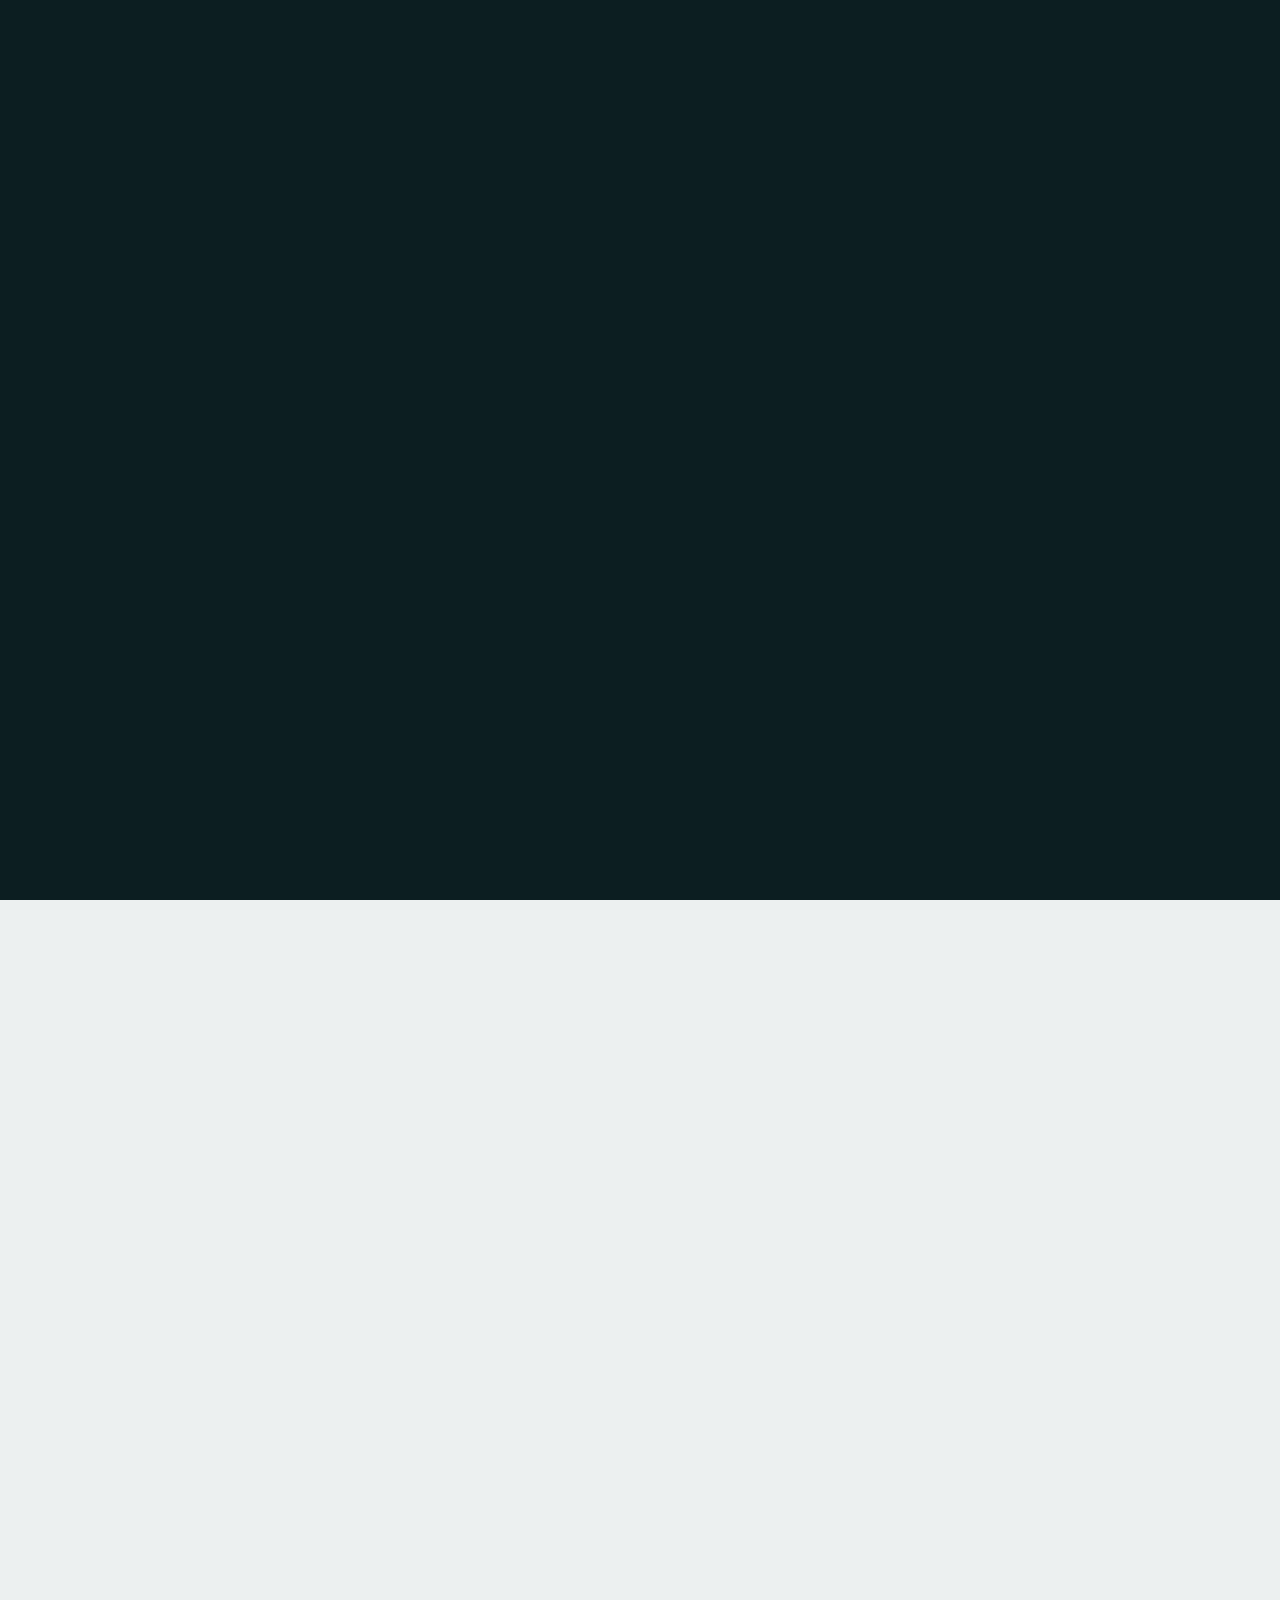
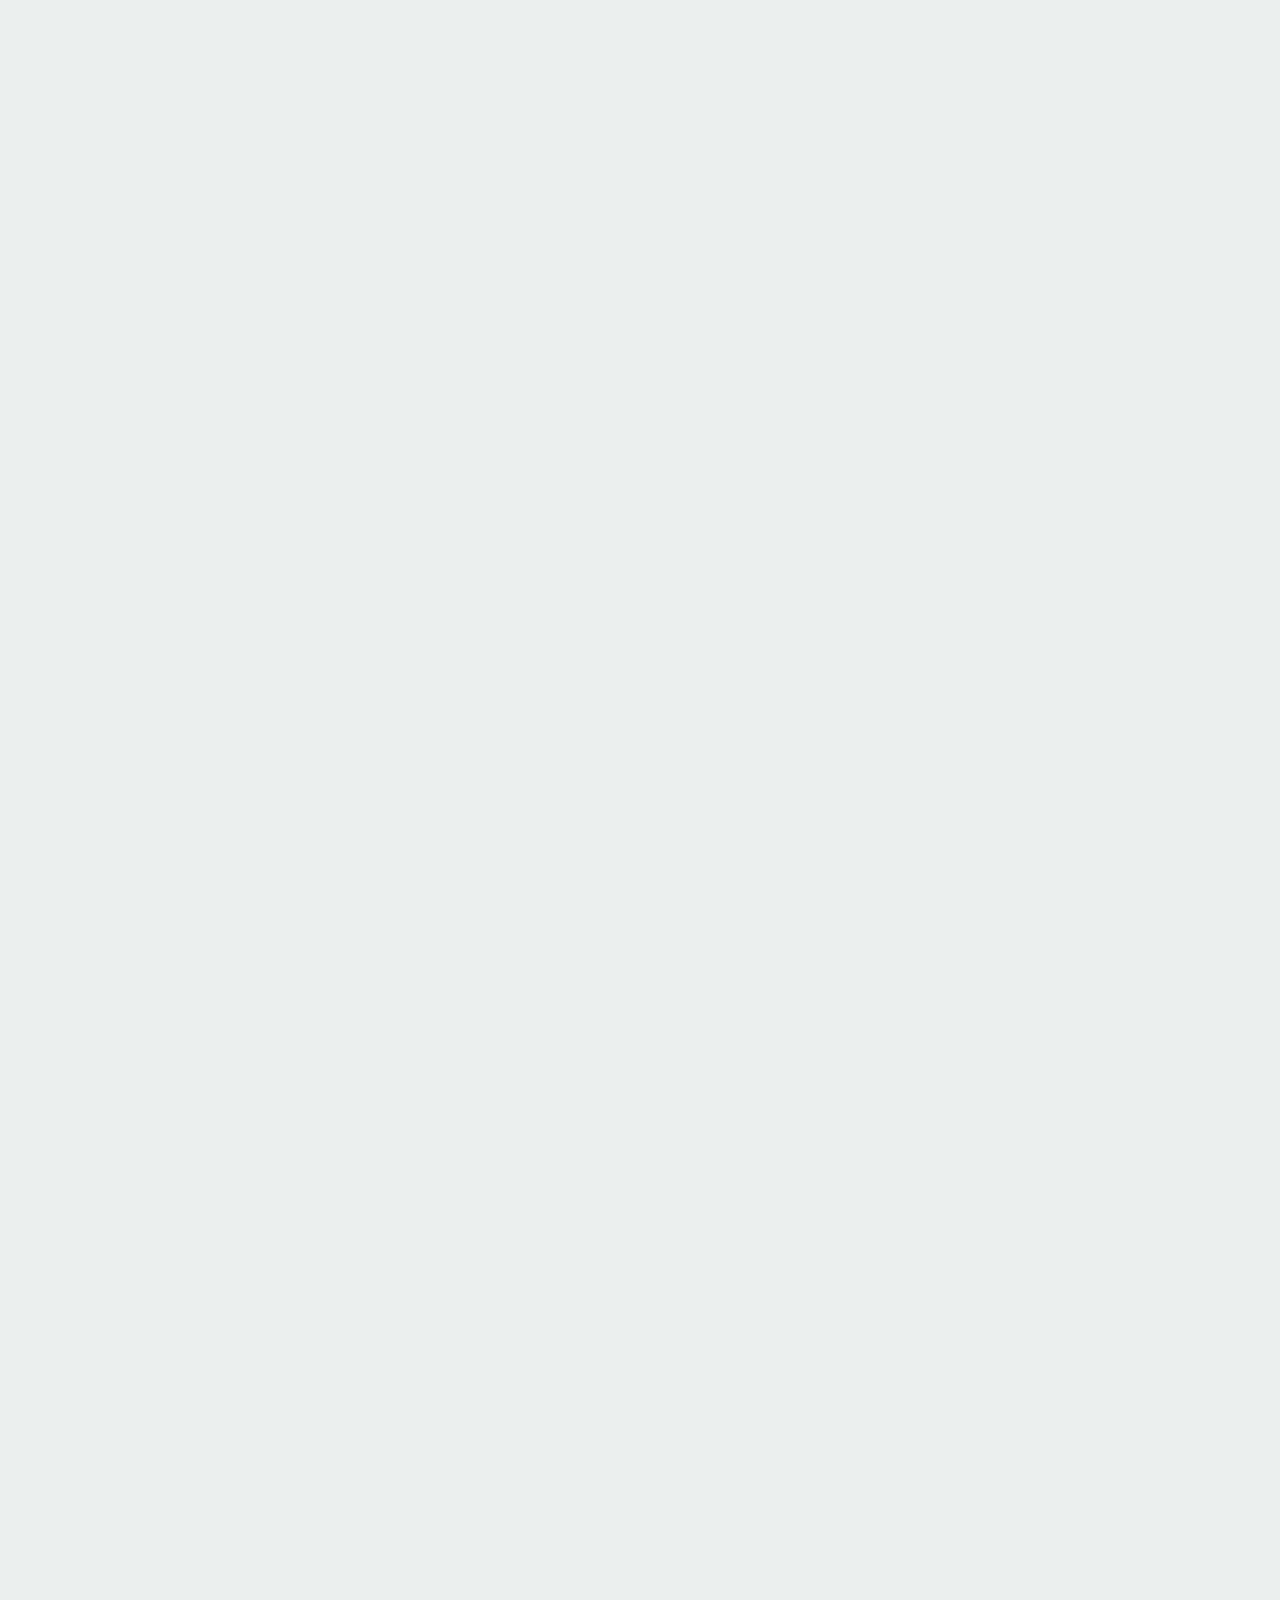
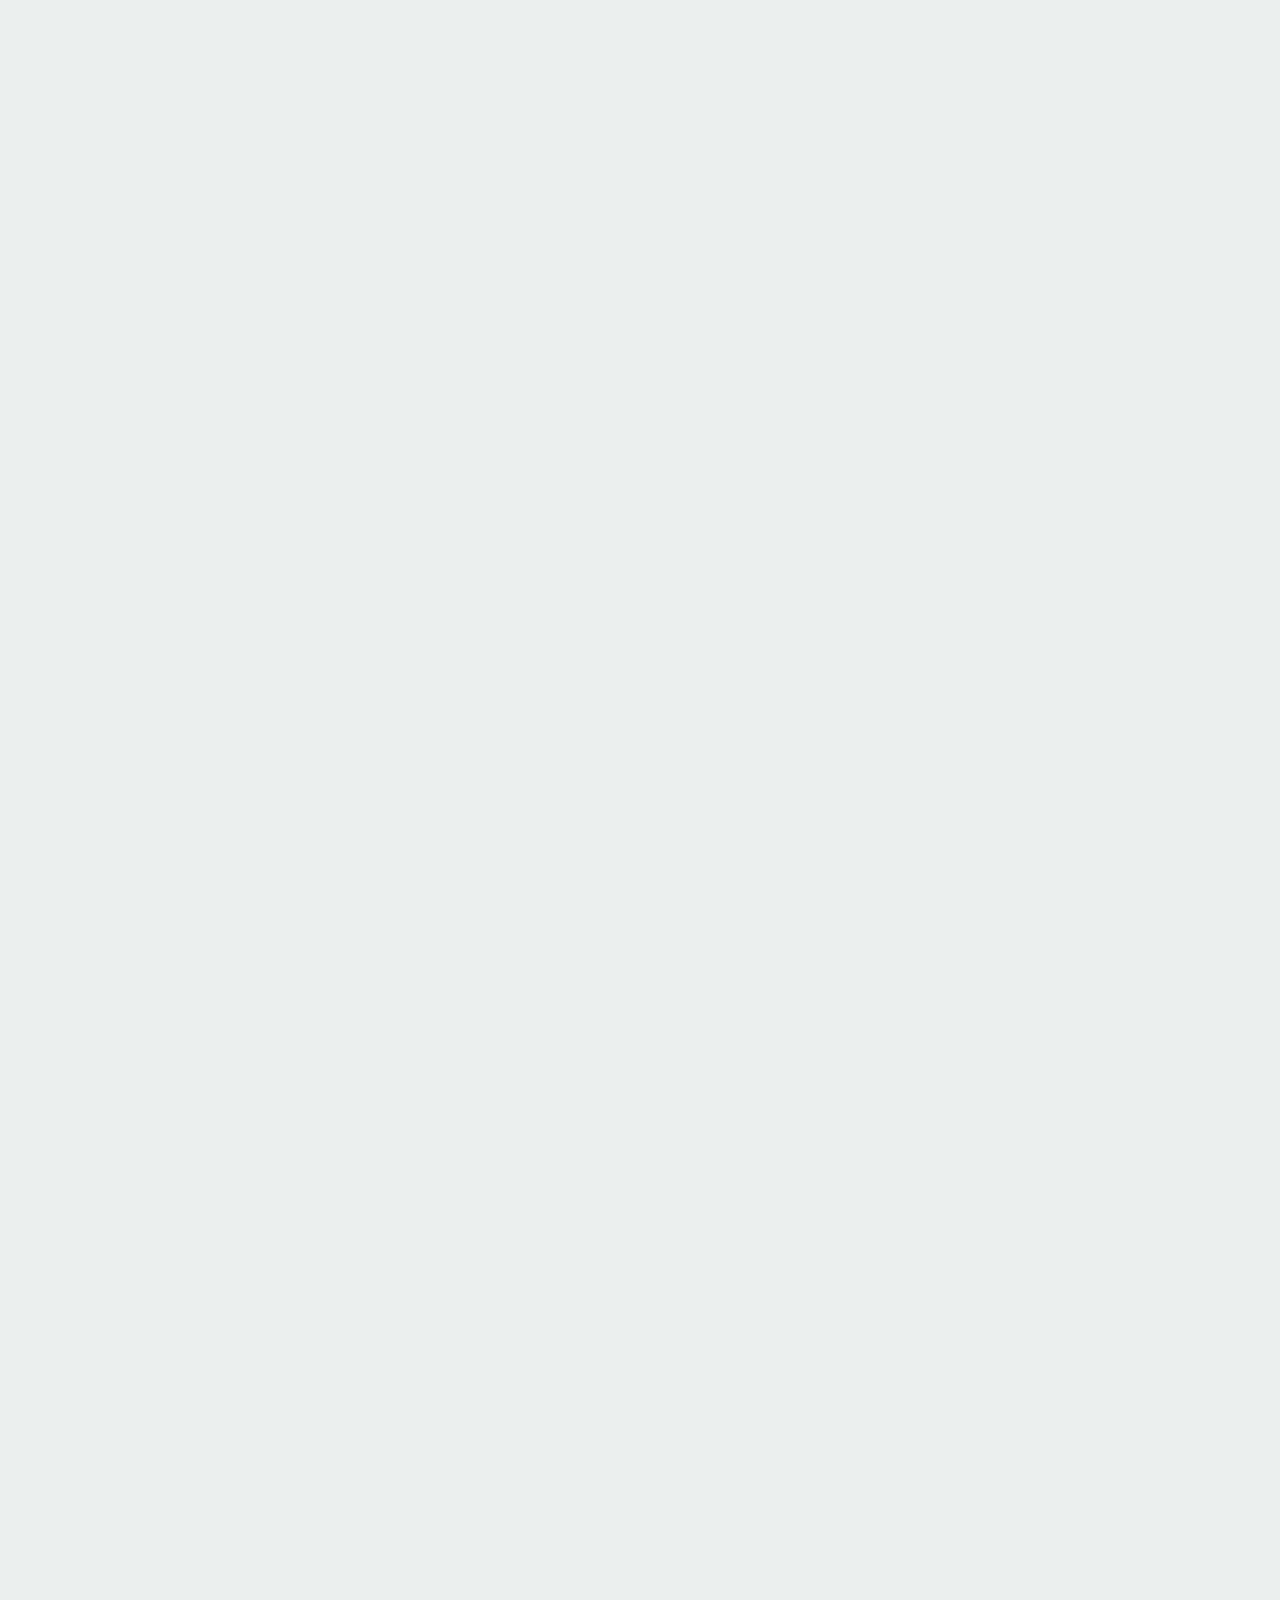
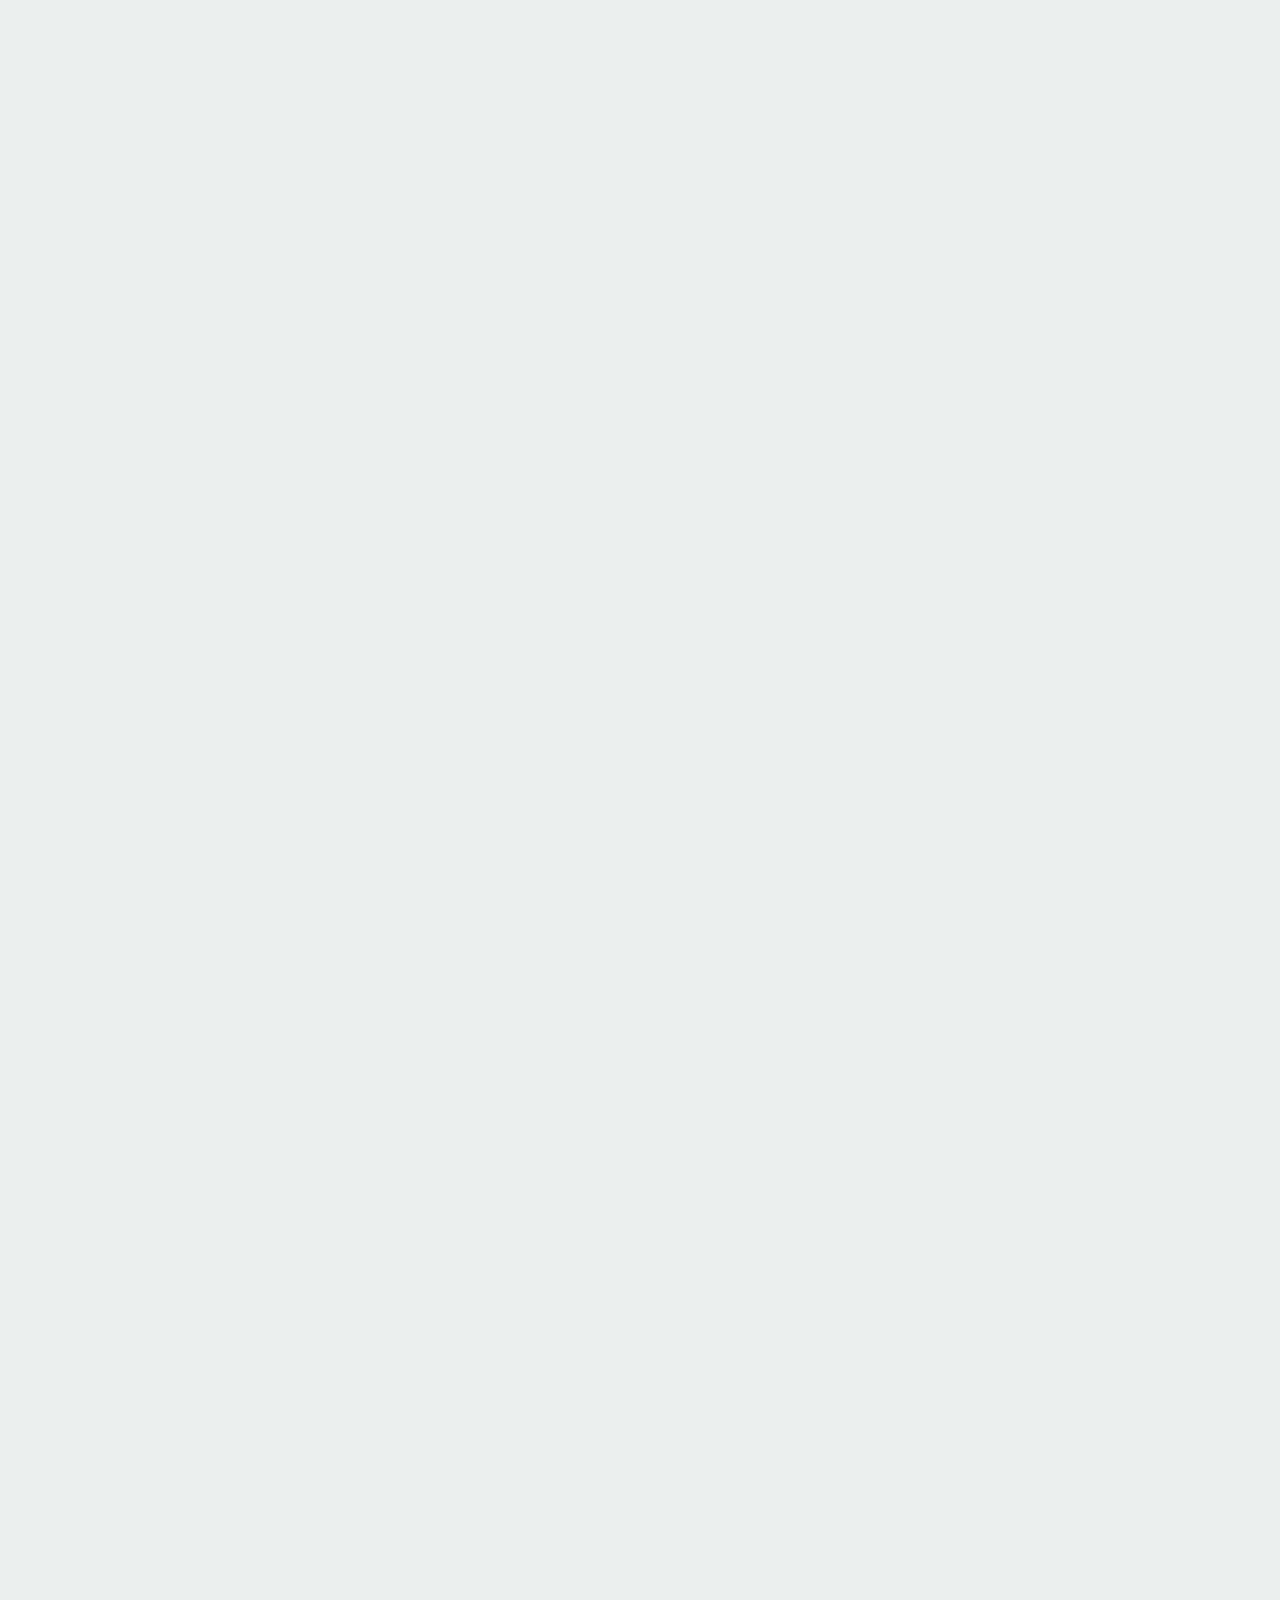
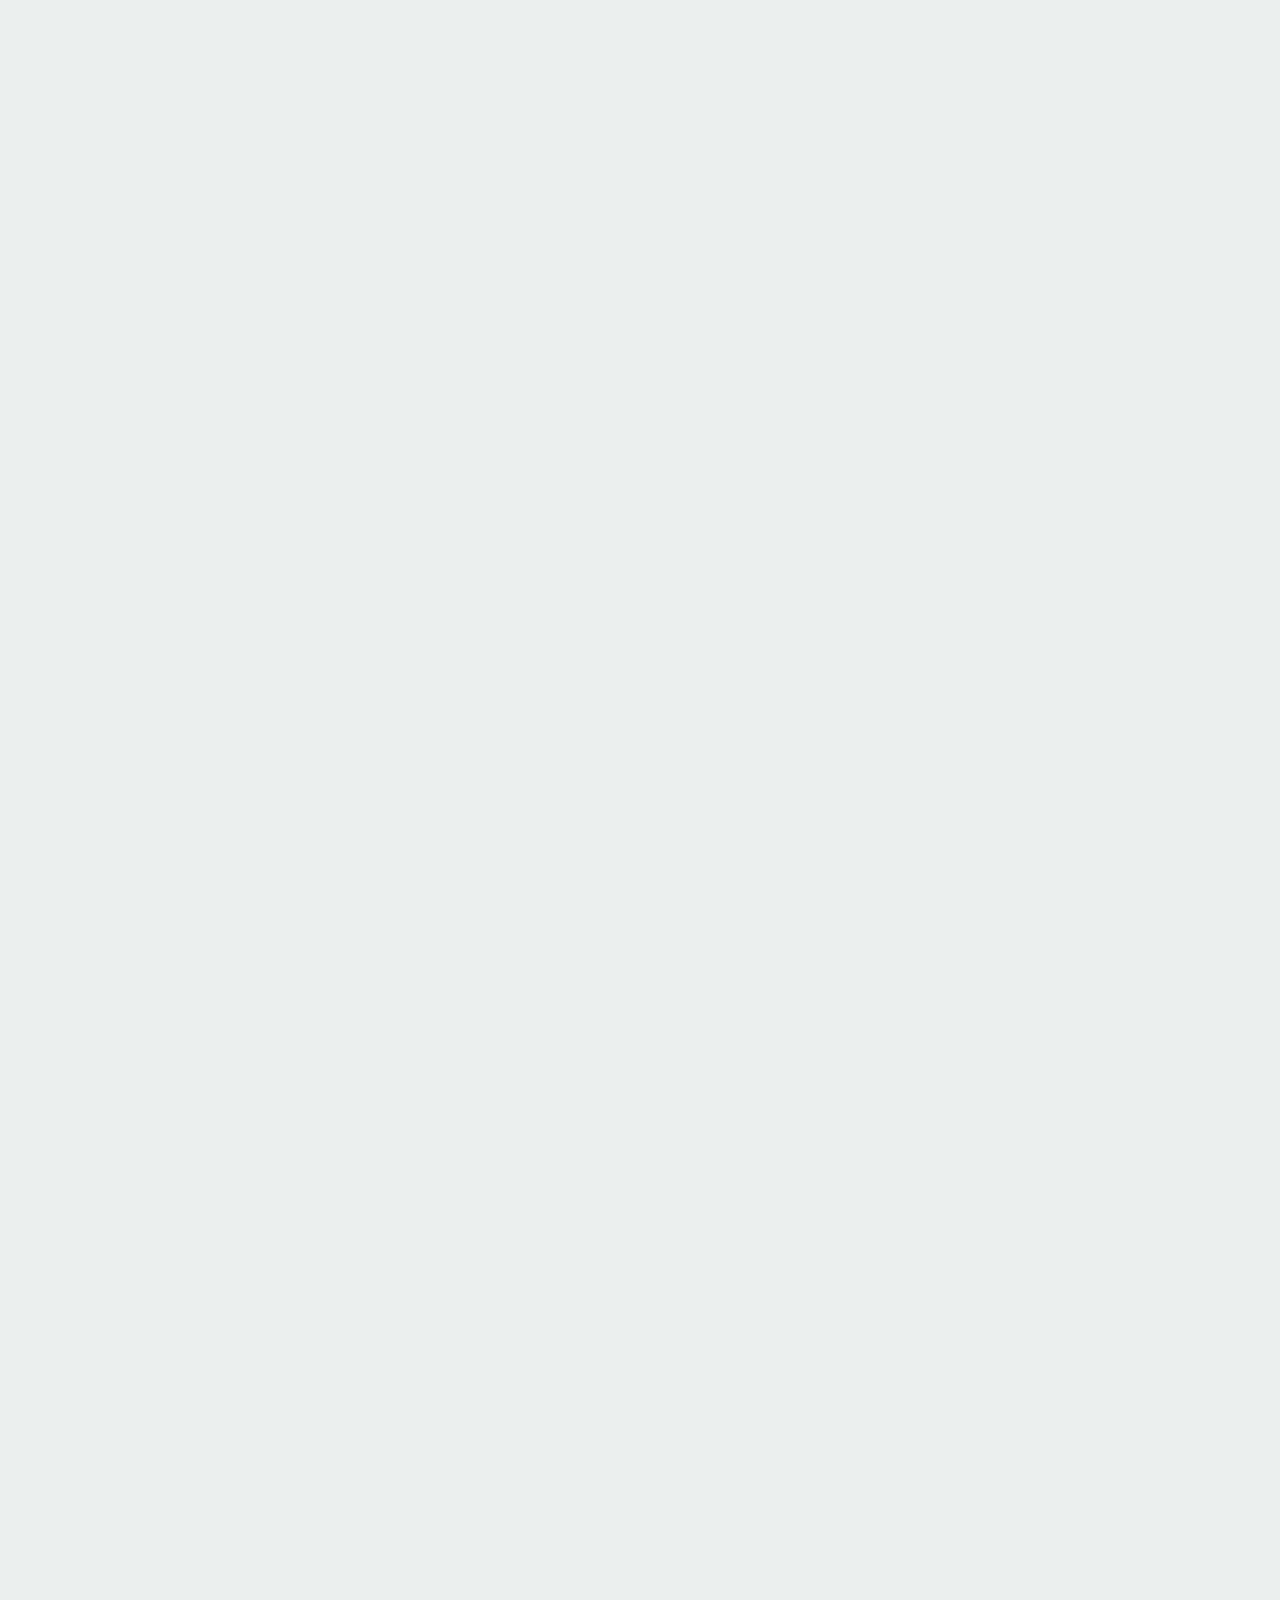
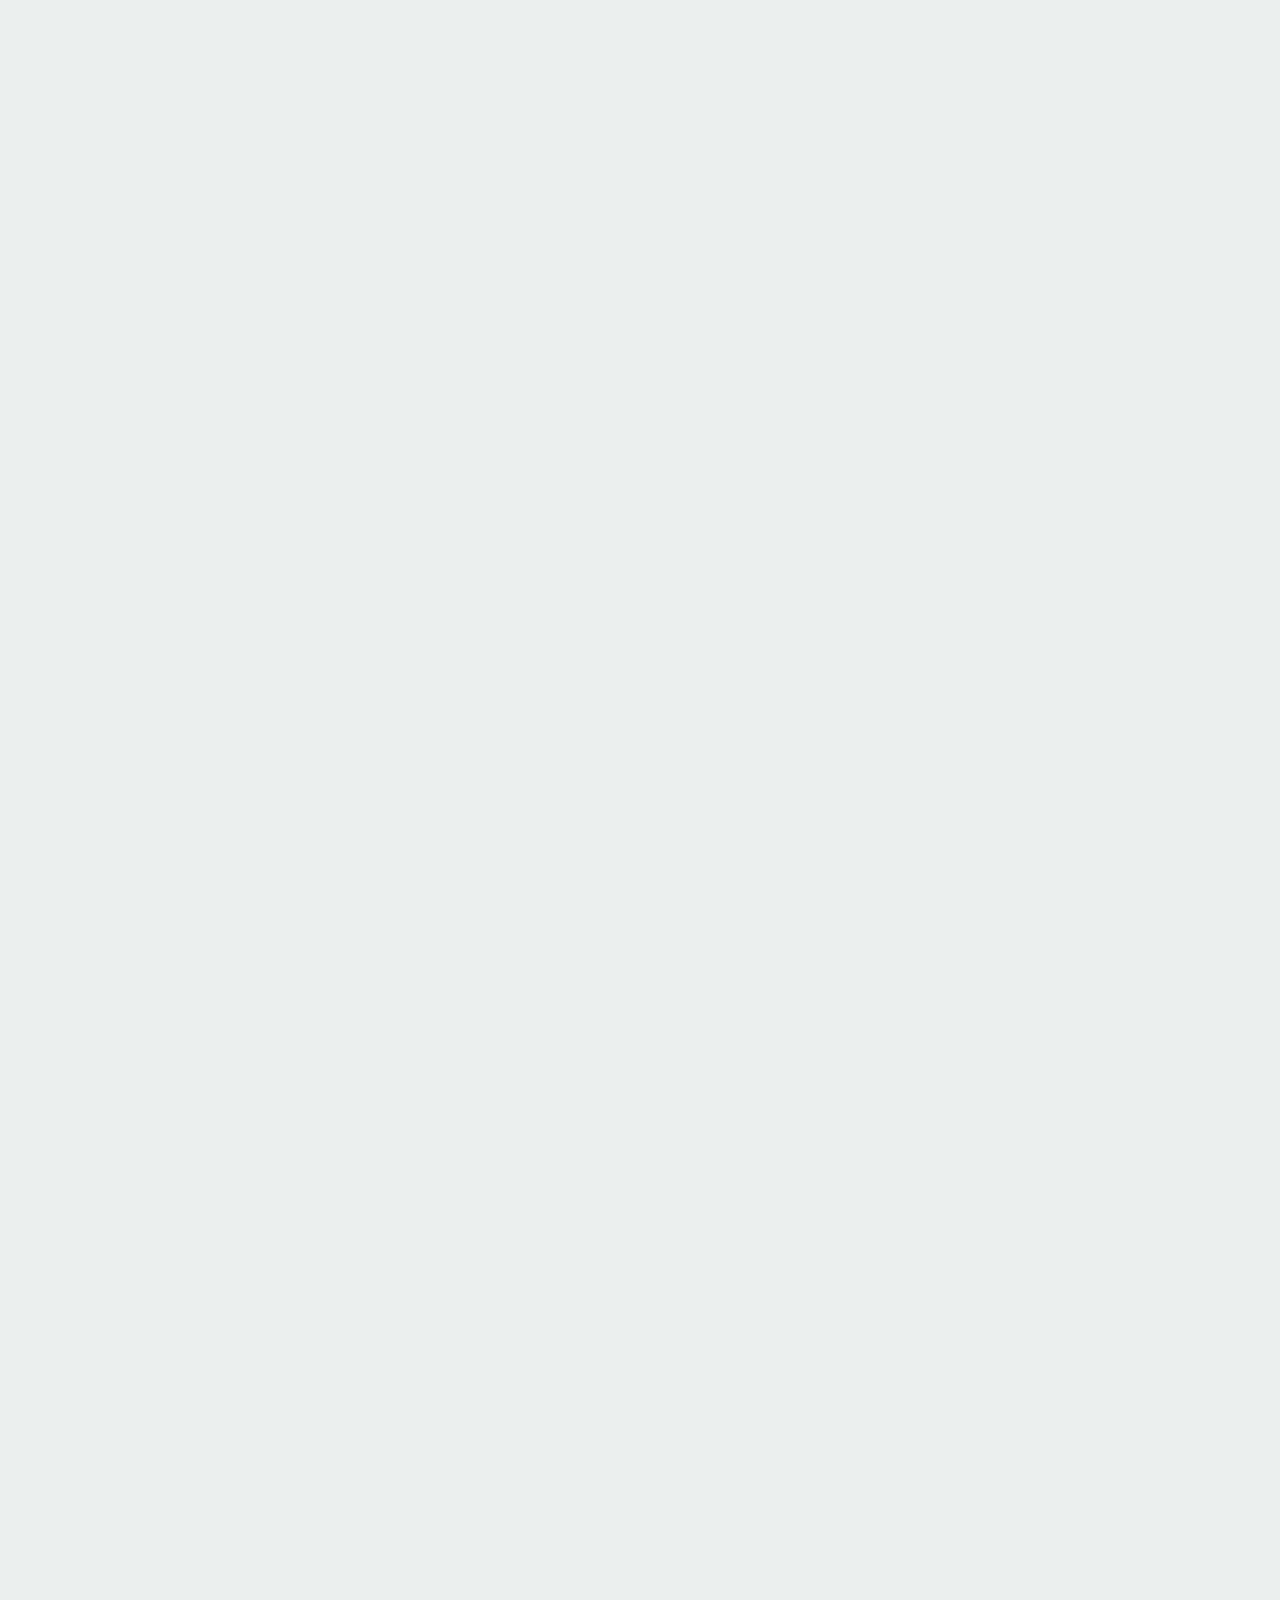
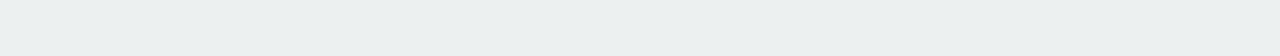
<file: index.html>
<!doctype html>
<html class="no-js" lang="en">

<head>
  <meta charset="utf-8">
  <meta http-equiv="x-ua-compatible" content="ie=edge">
  <meta name="viewport" content="width=device-width, initial-scale=1">
  <meta name="description" content="">

  <!-- Site Title -->
  <title>Stackly - Corporate Business HTML Template</title>

  <!-- Place favicon.ico in the root directory -->
  <link rel="shortcut icon" type="image/x-icon" href="assets/images/fav.png">

  <!-- CSS here -->
  <link rel="stylesheet" href="assets/css/bootstrap.min.css">
  <link rel="stylesheet" href="assets/css/bexon-icons.css">

  <link rel="stylesheet" href="assets/css/animate.min.css">
  

  <link rel="stylesheet" href="assets/css/nice-select.css">
  <link rel="stylesheet" href="assets/css/swiper.min.css">
  <link rel="stylesheet" href="assets/css/venobox.min.css">
  <link rel="stylesheet" href="assets/css/odometer-theme-default.css">
  <link rel="stylesheet" href="https://cdnjs.cloudflare.com/ajax/libs/font-awesome/6.5.0/css/all.min.css" />

  

  <link rel="stylesheet" href="assets/css/meanmenu.css">
  <link rel="stylesheet" href="assets/css/main.css">
</head>

<body>
  <div class="body-overlay"></div>

  <!-- Preloader Start -->
  <div class="tj-preloader is-loading">
    <div class="tj-preloader-inner">
      <div class="tj-preloader-ball-wrap">
        <div class="tj-preloader-ball-inner-wrap">
          <div class="tj-preloader-ball-inner">
            <div class="tj-preloader-ball"></div>
          </div>
          <div class="tj-preloader-ball-shadow"></div>
        </div>
        <div id="tj-weave-anim" class="tj-preloader-text">Loading...</div>
      </div>
    </div>
    <div class="tj-preloader-overlay"></div>
  </div>
  <!-- Preloader end -->

  <!-- back to top start -->
  <div id="tj-back-to-top"><span id="tj-back-to-top-percentage"></span></div>
  <!-- back to top end -->

  <!-- start: Offcanvas Menu -->
  <div class="tj-offcanvas-area d-none d-lg-block">
    <div class="hamburger_bg"></div>
    <div class="hamburger_wrapper">
      <div class="hamburger_inner">
        <div class="hamburger_top d-flex align-items-center justify-content-between">
          <div class="hamburger_logo">
            <a href="index.html" class="mobile_logo">
              <img src="assets/images/logos/logo-2.webp" alt="Logo">
            </a>
          </div>
          <div class="hamburger_close">
            <button class="hamburger_close_btn"><i class="fa-thin fa-times"></i></button>
          </div>
        </div>
        <div class="offcanvas-text">
          <p>Developing personalize our customer journeys to increase satisfaction & loyalty of our expansion recognized
            by industry leaders.</p>
        </div>
        <div class="hamburger-search-area">
          <h5 class="hamburger-title">Search Now!</h5>
          <div class="hamburger_search">
            <form method="get" action="index.html">
              <button type="submit"><i class="tji-search"></i></button>
              <input type="search" autocomplete="off" name="s" value="" placeholder="Search here...">
            </form>
          </div>
        </div>
        <div class="hamburger-infos">
          <h5 class="hamburger-title">Contact Info</h5>
          <div class="contact-info">
            <div class="contact-item">
              <span class="subtitle">Phone</span>
              <a class="contact-link" href="tel:10095447818">+91 7010792745</a>
            </div>
            <div class="contact-item">
              <span class="subtitle">Email</span>
              <a class="contact-link" href="mailto:info@Stackly.com">info@Stackly.com</a>
            </div>
            <div class="contact-item">
              <span class="subtitle">Location</span>
              <span class="contact-link">Stackly, salem</span>
            </div>
          </div>
        </div>
      </div>
      <div class="hamburger-socials">
        <h5 class="hamburger-title">Follow Us</h5>
        <div class="social-links style-3">
          <ul>
            <li><a href="https://www.facebook.com/" target="_blank"><i class="fa-brands fa-facebook-f"></i></a>
            </li>
            <li><a href="https://www.instagram.com/" target="_blank"><i class="fa-brands fa-instagram"></i></a>
            </li>
            <li><a href="https://x.com/" target="_blank"><i class="fa-brands fa-x-twitter"></i></a></li>
            <li><a href="https://www.linkedin.com/" target="_blank"><i class="fa-brands fa-linkedin-in"></i></a>
            </li>
          </ul>
        </div>
      </div>
    </div>
  </div>
  <!-- end: Offcanvas Menu -->

  <!-- start: Hamburger Menu -->
  <div class="hamburger-area d-lg-none">
    <div class="hamburger_bg"></div>
    <div class="hamburger_wrapper">
      <div class="hamburger_inner">
        <div class="hamburger_top d-flex align-items-center justify-content-between">
          <div class="hamburger_logo">
            <a href="index.html" class="mobile_logo">
              <img src="assets/images/logos/logo-2.webp" alt="Logo">
            </a>
          </div>
          <div class="hamburger_close">
            <button class="hamburger_close_btn"><i class="fa-thin fa-times"></i></button>
          </div>
        </div>
        <div class="hamburger-search-area">
          <h5 class="hamburger-title">Search Now!</h5>
          <div class="hamburger_search">
            <form method="get" action="index.html">
              <button type="submit"><i class="tji-search"></i></button>
              <input type="search" autocomplete="off" name="s" value="" placeholder="Search here...">
            </form>
          </div>
        </div>
        <div class="hamburger_menu">
          <div class="mobile_menu"></div>
        </div>
        <div class="hamburger-infos">
          <h5 class="hamburger-title">Contact Info</h5>
          <div class="contact-info">
            <div class="contact-item">
              <span class="subtitle">Phone</span>
              <a class="contact-link" href="tel:8089091313">+91 7010792745</a>
            </div>
            <div class="contact-item">
              <span class="subtitle">Email</span>
              <a class="contact-link" href="mailto:info@Stackly.com">info@Stackly.com</a>
            </div>
            <div class="contact-item">
              <span class="subtitle">Location</span>
              <span class="contact-link">Stackly, salem</span>
            </div>
          </div>
        </div>
      </div>
      <div class="hamburger-socials">
        <h5 class="hamburger-title">Follow Us</h5>
        <div class="social-links style-3">
          <ul>
            <li><a href="https://www.facebook.com/" target="_blank"><i class="fa-brands fa-facebook-f"></i></a>
            </li>
            <li><a href="https://www.instagram.com/" target="_blank"><i class="fa-brands fa-instagram"></i></a>
            </li>
            <li><a href="https://x.com/" target="_blank"><i class="fa-brands fa-x-twitter"></i></a></li>
            <li><a href="https://www.linkedin.com/" target="_blank"><i class="fa-brands fa-linkedin-in"></i></a>
            </li>
          </ul>
        </div>
      </div>
    </div>
  </div>
  <!-- end: Hamburger Menu -->

  <!-- start: Header Area -->
  <header class="header-area header-2 header-5 header-absolute section-gap-x">
    <div class="container-fluid">
      <div class="row">
        <div class="col-12">
          <div class="header-wrapper">
            <!-- site logo -->
            <div class="site_logo">
              <a class="logo" href="index.html"><img src="assets/images/logos/logo-2.webp" alt=""></a>
            </div>

            <!-- navigation -->
            <div class="menu-area d-none d-lg-inline-flex align-items-center">
               <nav id="mobile-menu" class="mainmenu">
    <ul>
        <li class="has-dropdown">
            <a href="index.html">Home</a>
            <ul class="sub-menu">
                <li><a href="index.html">Home 1</a></li>
                <li><a href="index-2.html">Home 2</a></li>
            </ul>
        </li>

        <li><a href="about.html">About Us</a></li>

        <li >
            <a href="service.html">Services</a>
            
        </li>

        <li >
            <a href="portfolio.html">Portfolio</a>
            
        </li>

        <li >
            <a href="blog-grid.html">Blog</a>
            
        </li>

        <li><a href="contact.html">Contact</a></li>
    </ul>
</nav>
            </div>

            <!-- header right info -->
            <div class="header-right-item d-none d-lg-inline-flex">
              <div class="menu_bar menu_offcanvas d-none d-lg-inline-flex">
                <span></span>
                <span></span>
                <span></span>
              </div>
            </div>

            <!-- menu bar -->
            <div class="menu_bar mobile_menu_bar d-lg-none">
              <span></span>
              <span></span>
              <span></span>
            </div>
          </div>
        </div>
      </div>
    </div>
  </header>
  <!-- end: Header Area -->

  <!-- start: Header Area -->
  <header class="header-area header-2 header-duplicate header-sticky section-gap-x">
    <div class="container-fluid">
      <div class="row">
        <div class="col-12">
          <div class="header-wrapper">
            <!-- site logo -->
            <div class="site_logo">
              <a class="logo" href="index.html"><img src="assets/images/logos/logo.webp" alt=""></a>
            </div>

            <!-- navigation -->
            <div class="menu-area d-none d-lg-inline-flex align-items-center">
             <nav id="mobile-menu" class="mainmenu">
    <ul>
        <li class="has-dropdown">
            <a href="index.html">Home</a>
            <ul class="sub-menu">
                <li><a href="index.html">Home 1</a></li>
                <li><a href="index-2.html">Home 2</a></li>
            </ul>
        </li>

        <li><a href="about.html">About Us</a></li>

        <li >
            <a href="service.html">Services</a>
            
        </li>

        <li >
            <a href="portfolio.html">Portfolio</a>
            
        </li>

        <li class="has-dropdown">
            <a href="blog-grid.html">Blog</a>
            
        </li>

        <li><a href="contact.html">Contact</a></li>
    </ul>
</nav>
            </div>

            <!-- header right info -->
            <div class="header-right-item d-none d-lg-inline-flex">
              <div class="menu_bar menu_offcanvas d-none d-lg-inline-flex">
                <span></span>
                <span></span>
                <span></span>
              </div>
            </div>

            <!-- menu bar -->
            <div class="menu_bar mobile_menu_bar d-lg-none">
              <span></span>
              <span></span>
              <span></span>
            </div>
          </div>
        </div>
      </div>
    </div>
  </header>
  <!-- end: Header Area -->

  <div id="smooth-wrapper">
    <div id="smooth-content">
      <main id="primary" class="site-main">
        <div class="top-space-15"></div>
        <!-- start: Banner Section -->
        <section class="h5-banner-section section-gap-x">
          <div class="banner-bg" data-bg-image="assets/images/hero/h5-hero-img.webp"></div>
          <div class="h5-banner-area">
            <div class="h5-banner-content">
              <h1 class="banner-title text-anim">Expert Solutions for <span class="tj-image-slider  wow zoomIn"
                  data-wow-delay=".5s">
                  <img src="assets/images/hero/title-img-2.webp" alt="">
                  <img src="assets/images/hero/title-img-3.webp" alt="">
                  <img src="assets/images/hero/title-img-4.webp" alt="">
                  <img src="assets/images/hero/title-img-5.webp" alt="">
                  <img src="assets/images/hero/title-img-6.webp" alt="">
                </span>
                Modern Enterprises.</h1>
              <div class="btn-area wow fadeInUp" data-wow-delay=".8s">
                <a class="tj-primary-btn" href="error.html">
                  <span class="btn-text"><span>Get Started Now</span></span>
                  <span class="btn-icon"><i class="tji-arrow-right-long"></i></span>
                </a>
              </div>
            </div>
            <div class="solution-box">
              <span class="list-icon"><i class="tji-list"></i></span>
              <p class="desc">Committed to delivering innovative solutions that drive success. With a focus on quality.
              </p>
              <div class="hero-counter">
                <span class="odometer" data-count="20">0</span>
                <span class="count-plus">M<sup>+</sup></span>
              </div>
            </div>
          </div>
          <div class="bg-shape-1">
            <img src="assets/images/shape/pattern-2.svg" alt="">
          </div>
          <div class="bg-shape-2">
            <img src="assets/images/shape/pattern-3.svg" alt="">
          </div>
          <div class="banner-scroll wow fadeInDown" data-wow-delay="1.5s">
            <a href="#choose" class="scroll-down">
              <span><i class="tji-arrow-down-long"></i></span>
              Scroll Down
            </a>
          </div>
        </section>
        <!-- end: Banner Section -->

        <!-- start: Service Section -->
        <section class="h5-service-section overflow-hidden section-gap">
          <div class="container">
            <div class="row">
              <div class="col-12">
                <div class="sec-heading-wrap style-3">
                  <span class="sub-title wow fadeInUp" data-wow-delay=".3s"><i class="tji-box"></i>Our
                    Solutions</span>
                  <div class="heading-wrap-content">
                    <div class="sec-heading style-3">
                      <h2 class="sec-title text-anim">Tailor Business Solutions for Corporates.</h2>
                    </div>
                    <div class="btn-area wow fadeInUp" data-wow-delay=".8s">
                      <a class="tj-primary-btn" href="error.html">
                        <span class="btn-text"><span>Explore More</span></span>
                        <span class="btn-icon"><i class="tji-arrow-right-long"></i></span>
                      </a>
                    </div>
                  </div>
                </div>
              </div>
            </div>
          </div>
          <div class="container">
            <div class="row">
              <div class="col-12">
                <div class="service-wrapper wow fadeInUp" data-wow-delay=".4s">
                  <div class="swiper service-slider-2">
                    <div class="swiper-wrapper">
                      <div class="swiper-slide">
                        <div class="service-item style-6">
                          <h4 class="title"><a href="error.html">Business Strategy Development</a></h4>
                          <div class="service-icon">
                            <i class="tji-service-1"></i>
                          </div>
                          <div class="service-content">
                            <p class="desc">Through a combination of data-driven insights and innovative approaches
                              business.</p>
                            <a class="text-btn" href="error.html">
                              <span class="btn-text"><span>Learn More</span></span>
                              <span class="btn-icon"><i class="tji-arrow-right-long"></i></span>
                            </a>
                          </div>
                        </div>
                      </div>
                      <div class="swiper-slide">
                        <div class="service-item style-6">
                          <h4 class="title"><a href="error.html">Customer Experience Solutions</a></h4>
                          <div class="service-icon">
                            <i class="tji-service-2"></i>
                          </div>
                          <div class="service-content">
                            <p class="desc">Developing personalized customer journeys to increase satisfaction and
                              loyalty.
                            </p>
                            <a class="text-btn" href="error.html">
                              <span class="btn-text"><span>Learn More</span></span>
                              <span class="btn-icon"><i class="tji-arrow-right-long"></i></span>
                            </a>
                          </div>
                        </div>
                      </div>
                      <div class="swiper-slide">
                        <div class="service-item style-6">
                          <h4 class="title"><a href="error.html">Sustainability & ESG Consulting</a></h4>
                          <div class="service-icon">
                            <i class="tji-service-3"></i>
                          </div>
                          <div class="service-content">
                            <p class="desc">Provide tailored strategies that not only drive long-term value but also
                              build
                              trust.</p>
                            <a class="text-btn" href="error.html">
                              <span class="btn-text"><span>Learn More</span></span>
                              <span class="btn-icon"><i class="tji-arrow-right-long"></i></span>
                            </a>
                          </div>
                        </div>
                      </div>
                      <div class="swiper-slide">
                        <div class="service-item style-6">
                          <h4 class="title"><a href="error.html">Training Development Programs</a></h4>
                          <div class="service-icon">
                            <i class="tji-service-4"></i>
                          </div>
                          <div class="service-content">
                            <p class="desc">Training Development Programs designed empower employees with skills,
                              knowledge.
                            </p>
                            <a class="text-btn" href="error.html">
                              <span class="btn-text"><span>Learn More</span></span>
                              <span class="btn-icon"><i class="tji-arrow-right-long"></i></span>
                            </a>
                          </div>
                        </div>
                      </div>
                    </div>
                    <div class="swiper-pagination-area"></div>
                  </div>
                </div>
              </div>
            </div>
          </div>
        </section>
        <!-- end: Service Section -->

        <!-- start: About Section -->
        <section class="h5-about section-gap section-gap-x">
          <div class="container">
            <div class="row">
              <div class="col-12">
                <div class="about-content-area style-3 h5-about-content">
                  <div class="sec-heading style-3">
                    <div class="subtitle-text">
                      <span class="sub-title wow fadeInUp" data-wow-delay=".3s"><i class="tji-box"></i>Our
                        PARTNERSHIP</span>
                      <div class="h5-about-counter"><span class="odometer" data-count="30">0</span><span
                          class="h5-about-counter-symbol">+</span>
                      </div>
                    </div>
                    <div class="h5-about-content-right">
                      <div class="h5-sec-title-wrapper">
                        <h2 class="sec-title title-highlight">Powering Innovation Through Partnerships with Brands and
                          Many
                          Companies.
                        </h2>
                        <div class="about-btn-area-2 wow fadeInUp" data-wow-delay="1s">
                          <a class="tj-primary-btn" href="error.html">
                            <span class="btn-text"><span>More Partners</span></span>
                            <span class="btn-icon"><i class="tji-arrow-right-long"></i></span>
                          </a>
                        </div>
                      </div>
                    </div>
                  </div>
                </div>
              </div>
            </div>
          </div>
          <div class="swiper client-slider client-slider-3">
            <div class="swiper-wrapper">
              <div class="swiper-slide client-item h5-client-item">
                <div class="client-logo">
                  <img src="assets/images/brands/h5-brand-1.webp" alt="">
                </div>
              </div>
              <div class="swiper-slide client-item h5-client-item">
                <div class="client-logo">
                  <img src="assets/images/brands/h5-brand-2.webp" alt="">
                </div>
              </div>
              <div class="swiper-slide client-item h5-client-item">
                <div class="client-logo">
                  <img src="assets/images/brands/h5-brand-3.webp" alt="">
                </div>
              </div>
              <div class="swiper-slide client-item h5-client-item">
                <div class="client-logo">
                  <img src="assets/images/brands/h5-brand-4.webp" alt="">
                </div>
              </div>
              <div class="swiper-slide client-item h5-client-item">
                <div class="client-logo">
                  <img src="assets/images/brands/h5-brand-5.webp" alt="">
                </div>
              </div>
              <div class="swiper-slide client-item h5-client-item">
                <div class="client-logo">
                  <img src="assets/images/brands/h5-brand-6.webp" alt="">
                </div>
              </div>
            </div>
          </div>
          <div class="bg-shape-1">
            <img src="assets/images/shape/pattern-2.svg" alt="">
          </div>
          <div class="bg-shape-2">
            <img src="assets/images/shape/pattern-3.svg" alt="">
          </div>
          <div class="bg-shape-3">
            <img src="assets/images/shape/shape-blur.svg" alt="">
          </div>
        </section>
        <!-- end: About Section -->

        <!-- start: Strategy Slider -->
        <section class="h5-strategy section-gap ">
          <div class="container gap-30-30">
            <div class="row ">
              <div class="col-12">
                <div class="sec-heading style-3 h5-strategy-heading">
                  <span class="sub-title wow fadeInUp" data-wow-delay=".3s"><i class="tji-box"></i>Choose the
                    Best</span>
                  <h2 class="sec-title text-anim ">Committed Delivering Measurable Results and Building from the Lasting
                    Relationships through out trust and innovation and corporate shared</h2>
                  <a class="tj-primary-btn" href="error.html">
                    <span class="btn-text"><span>Learn More</span></span>
                    <span class="btn-icon"><i class="tji-arrow-right-long"></i></span>
                  </a>
                </div>
              </div>
              <div class="col-12 col-md-6 col-lg-4">
                <div class="h5-strategy-item h5-strategy-item-1 wow fadeInUp" data-wow-delay=".3s">
                  <h4 class="h5-strategy-title">Rebranding Strategy for a Growing</h4>
                  <div class="h5-strategy-avatar">
                    <img src="./assets/images/strategy/strategy-avatar.webp" alt="">
                  </div>
                  <div class="h5-strategy-counter">
                    <div class="count-inner h5-strategy-counter-inner">
                      <div class="inline-content">
                        <span class="odometer countup-number" data-count="200"></span>
                      </div>
                      <span class="count-text">Satisfied customers work with our Stackly.</span>
                    </div>
                  </div>
                </div>
              </div>
              <div class="col-12 col-md-6 col-lg-4">
                <div class="h5-strategy-item h5-strategy-item-2 wow fadeInUp" data-wow-delay=".4s">
                  <h4 class="h5-strategy-title">Rebranding Strategy for a Growing</h4>
                  <div class="h5-strategy-chart">
                    <img src="./assets/images/strategy/strategy-chart.webp" alt="">
                  </div>
                </div>
              </div>
              <div class="col-12 col-lg-4">
                <div class="h5-strategy-item h5-strategy-item-3 wow fadeInUp" data-wow-delay=".5s">
                  <h4 class="h5-strategy-title">Rebranding Strategy for a Growing</h4>
                  <p class="h5-strategy-desc">Our team are always available to addressed our concerns, providing quick
                    solution.</p>
                  <div class="h5-strategy-tag-wrapper">

                    <a class="h5-strategy-tag" href="error.html">
                      Growth
                    </a>
                    <a class="h5-strategy-tag" href="error.html">
                      Success
                    </a>
                    <a class="h5-strategy-tag" href="error.html">
                      Innovate
                    </a>
                    <a class="h5-strategy-tag" href="error.html">
                      Lead
                    </a>
                    <a class="h5-strategy-tag" href="error.html">
                      Impact
                    </a>
                    <a class="h5-strategy-tag" href="error.html">
                      Focus
                    </a>
                    <a class="h5-strategy-tag" href="error.html">
                      Tech
                    </a>

                  </div>


                </div>
              </div>
            </div>
          </div>
        </section>
        <!-- end: Strategy Slider -->

        <!-- start: Working process Section -->
        <section class="h5-working-process section-gap section-gap-x ">
          <div class="container">
            <div class="row">
              <div class="col-12">
                <div class="sec-heading sec-heading-centered style-3">
                  <span class="sub-title wow fadeInUp" data-wow-delay=".3s"><i class="tji-box"></i> OUR PROCESS</span>
                  <h2 class="sec-title text-anim  text-white">Seamless Process and
                    Great Results.</h2>
                </div>
              </div>
            </div>
          </div>

          <div class="h5-working-process-inner">
            <div class="container">
              <div class="row">
                <div class="col-12">
                  <div class="working-process-area h5-working-process-wrapper">
                    <div class="process-item h5-working-process-item wow bounceInUp" data-wow-delay=".3s">
                      <h5 class="h5-working-process-indicator">Step 01</h5>
                      <div class="process-step">
                        <span>01</span>
                      </div>
                      <div class="process-content">
                        <h4 class="title">Discovery & Planning</h4>
                        <p class="desc">The first step in our process is understanding your unique business needs,
                          objectives,
                          and our cutomes challenges.</p>
                      </div>
                    </div>
                    <div class="process-item h5-working-process-item wow bounceInUp" data-wow-delay=".4s">
                      <h5 class="h5-working-process-indicator">Step 02</h5>
                      <div class="process-step">
                        <span>02</span>
                      </div>
                      <div class="process-content">
                        <h4 class="title">Execution & Delivery</h4>
                        <p class="desc">Once the plan is in place, our team moves forward with execution, turning
                          strategies
                          into actiony to deliver.</p>
                      </div>
                    </div>
                    <div class="process-item h5-working-process-item wow bounceInUp" data-wow-delay=".5s">
                      <h5 class="h5-working-process-indicator">Step 03</h5>
                      <div class="process-step">
                        <span>03</span>
                      </div>
                      <div class="process-content">
                        <h4 class="title">Review & Support</h4>
                        <p class="desc">After project completion, we conduct a thorough review to ensure everything
                          aligns
                          with your goals and requirements.</p>
                      </div>
                    </div>
                  </div>
                </div>
              </div>
            </div>
          </div>

          <div class="bg-shape-1">
            <img src="assets/images/shape/pattern-2.svg" alt="">
          </div>
          <div class="bg-shape-2">
            <img src="assets/images/shape/pattern-3.svg" alt="">
          </div>
          <div class="bg-shape-3">
            <img src="assets/images/shape/shape-blur.svg" alt="">
          </div>
          <div class="bg-shape-4">
            <img src="assets/images/shape/shape-blur.svg" alt="">
          </div>
        </section>
        <!-- end: Working process Section -->

        <!-- start: Project Section -->
        <section class="h5-project">
          <div class="tj-scroll-slider  section-gap">
            <div class="container">
              <div class="row">
                <div class="col-12">
                  <div class="sec-heading-wrap style-3">
                    <span class="sub-title wow fadeInUp" data-wow-delay=".3s"><i class="tji-box"></i>Proud
                      Projects</span>
                    <div class="heading-wrap-content">
                      <div class="sec-heading style-3">
                        <h2 class="sec-title text-anim">Breaking Boundaries, Building Dreams.</h2>
                      </div>
                      <div class="btn-area wow fadeInUp" data-wow-delay=".8s">
                        <a class="tj-primary-btn" href="error.html">
                          <span class="btn-text"><span>Explore More</span></span>
                          <span class="btn-icon"><i class="tji-arrow-right-long"></i></span>
                        </a>
                      </div>
                    </div>
                  </div>
                </div>
              </div>
              <div class="row ">
                <div class="col-12">
                  <div class="project-wrapper h5-project-wrapper">
                    <div class="h5-project-item-wrapper tj-scroll-slider-item">
                      <div class="project-item h4-project-item  h5-project-item">
                        <div class="project-img">
                          <img src="assets/images/project/h5-project-1.webp" alt="Image">
                        </div>
                        <div class="project-content">
                          <span class="categories"><a href="portfolio-details.html">Business</a></span>
                          <div class="project-text">
                            <h3 class="title"><a href="portfolio-details.html">Event Management Platform</a></h3>
                          </div>
                          <p class="desc">Through a combination of data-driven insights and innovative approaches, we
                            work
                            closely with you to develop customized.
                          </p>
                          <a class="tj-primary-btn" href="portfolio-details.html">
                            <span class="btn-text"><span>Learn More</span></span>
                            <span class="btn-icon"><i class="tji-arrow-right-long"></i></span>
                          </a>
                        </div>
                      </div>
                    </div>
                    <div class="h5-project-item-wrapper  tj-scroll-slider-item">
                      <div class="project-item h4-project-item  h5-project-item">
                        <div class="project-img">
                          <img src="assets/images/project/h5-project-2.webp" alt="Image">
                        </div>
                        <div class="project-content">
                          <span class="categories"><a href="portfolio-details.html">Business</a></span>
                          <div class="project-text">
                            <h3 class="title"><a href="portfolio-details.html">Rebranding Strategy for a Growing</a>
                            </h3>
                          </div>
                          <p class="desc">Through a combination of data-driven insights and innovative approaches, we
                            work
                            closely with you to develop customized.
                          </p>
                          <a class="tj-primary-btn" href="portfolio-details.html">
                            <span class="btn-text"><span>Learn More</span></span>
                            <span class="btn-icon"><i class="tji-arrow-right-long"></i></span>
                          </a>
                        </div>
                      </div>
                    </div>
                    <div class="h5-project-item-wrapper tj-scroll-slider-item">
                      <div class="project-item h4-project-item  h5-project-item ">
                        <div class="project-img">
                          <img src="assets/images/project/h5-project-3.webp" alt="Image">
                        </div>
                        <div class="project-content">
                          <span class="categories"><a href="portfolio-details.html">Business</a></span>
                          <div class="project-text">
                            <h3 class="title"><a href="portfolio-details.html">Event Management Platform</a></h3>

                          </div>
                          <p class="desc">Through a combination of data-driven insights and innovative approaches, we
                            work
                            closely with you to develop customized.
                          </p>
                          <a class="tj-primary-btn" href="portfolio-details.html">
                            <span class="btn-text"><span>Learn More</span></span>
                            <span class="btn-icon"><i class="tji-arrow-right-long"></i></span>
                          </a>
                        </div>
                      </div>
                    </div>
                  </div>
                </div>
              </div>
            </div>
          </div>

        </section>
        <!-- end: Project Section -->

        <!-- start: Testimonial Section -->
        <section class="h5-testimonial section-gap section-gap-x">
          <div class="container">
            <div class="row justify-content-between">
              <div class="col-12">
                <div class="sec-heading style-3 sec-heading-centered">
                  <span class="sub-title wow fadeInUp" data-wow-delay=".3s"><i class="tji-box"></i>CLIENT
                    FEEDBACKS</span>
                  <h2 class="sec-title text-anim">Success Stories Fuel
                    our Innovation.</h2>

                </div>
              </div>
            </div>
            <div class="row">
              <div class="col-12">
                <div class="testimonial-wrapper h5-testimonial-wrapper wow fadeInUp" data-wow-delay=".5s">
                  <div class="swiper swiper-container h5-testimonial-slider">
                    <div class="swiper-wrapper">
                      <div class="swiper-slide">
                        <div class="testimonial-item">
                          <div class="h5-testimonial-author-wrapper">
                            <div class="testimonial-author">
                              <div class="author-inner">
                                <div class="author-img">
                                  <img src="assets/images/testimonial/client-1.webp" alt="">
                                </div>
                                <div class="author-header">
                                  <h4 class="title">Guy Hawkins</h4>
                                  <span class="designation">Co. Founder</span>
                                </div>
                              </div>
                            </div>
                            <div class="star-ratings">
                              <div class="fill-ratings" style="width: 100%">
                                <span>★★★★★</span>
                              </div>
                              <div class="empty-ratings">
                                <span>★★★★★</span>
                              </div>
                            </div>
                          </div>
                          <div class="desc">
                            <p>“Working with Stackly has been a game-changer for our business. Their team's
                              professionalism,
                              attention to detail, and innovative solutions have helped us streamline operations our
                              goals
                              faster than imagined. We truly feel like a valued partner.”</p>
                          </div>
                        </div>


                      </div>
                      <div class="swiper-slide">
                        <div class="testimonial-item">
                          <div class="h5-testimonial-author-wrapper">
                            <div class="testimonial-author">
                              <div class="author-inner">
                                <div class="author-img">
                                  <img src="assets/images/testimonial/client-2.webp" alt="">
                                </div>
                                <div class="author-header">
                                  <h4 class="title">Ralph Edwards</h4>
                                  <span class="designation">Co. Founder</span>
                                </div>
                              </div>
                            </div>
                            <div class="star-ratings">
                              <div class="fill-ratings" style="width: 100%">
                                <span>★★★★★</span>
                              </div>
                              <div class="empty-ratings">
                                <span>★★★★★</span>
                              </div>
                            </div>
                          </div>
                          <div class="desc">
                            <p>“Working with Stackly has been a game-changer for our business. Their team's
                              professionalism,
                              attention to detail, and innovative solutions have helped us streamline operations our
                              goals
                              faster than imagined. We truly feel like a valued partner.”</p>
                          </div>
                        </div>


                      </div>
                      <div class="swiper-slide">
                        <div class="testimonial-item">
                          <div class="h5-testimonial-author-wrapper">
                            <div class="testimonial-author">
                              <div class="author-inner">
                                <div class="author-img">
                                  <img src="assets/images/testimonial/client-3.webp" alt="">
                                </div>
                                <div class="author-header">
                                  <h4 class="title">Devon Lane</h4>
                                  <span class="designation">Co. Founder</span>
                                </div>
                              </div>
                            </div>
                            <div class="star-ratings">
                              <div class="fill-ratings" style="width: 100%">
                                <span>★★★★★</span>
                              </div>
                              <div class="empty-ratings">
                                <span>★★★★★</span>
                              </div>
                            </div>
                          </div>
                          <div class="desc">
                            <p>“Working with Stackly has been a game-changer for our business. Their team's
                              professionalism,
                              attention to detail, and innovative solutions have helped us streamline operations our
                              goals
                              faster than imagined. We truly feel like a valued partner.”</p>
                          </div>
                        </div>


                      </div>
                      <div class="swiper-slide">
                        <div class="testimonial-item">
                          <div class="h5-testimonial-author-wrapper">
                            <div class="testimonial-author">
                              <div class="author-inner">
                                <div class="author-img">
                                  <img src="assets/images/testimonial/client-1.webp" alt="">
                                </div>
                                <div class="author-header">
                                  <h4 class="title">Guy Hawkins</h4>
                                  <span class="designation">Co. Founder</span>
                                </div>
                              </div>
                            </div>
                            <div class="star-ratings">
                              <div class="fill-ratings" style="width: 100%">
                                <span>★★★★★</span>
                              </div>
                              <div class="empty-ratings">
                                <span>★★★★★</span>
                              </div>
                            </div>
                          </div>
                          <div class="desc">
                            <p>“Working with Stackly has been a game-changer for our business. Their team's
                              professionalism,
                              attention to detail, and innovative solutions have helped us streamline operations our
                              goals
                              faster than imagined. We truly feel like a valued partner.”</p>
                          </div>
                        </div>
                      </div>
                    </div>
                    <div class="swiper-pagination-area"></div>
                  </div>

                </div>
              </div>
            </div>
          </div>

          <div class="bg-shape-1">
            <img src="assets/images/shape/pattern-2.svg" alt="">
          </div>
          <div class="bg-shape-2">
            <img src="assets/images/shape/pattern-3.svg" alt="">
          </div>
        </section>
        <!-- end: Testimonial Section -->

        <!-- start: Pricing Section -->
        <section class="h5-pricing section-gap">
          <div class="container gap-30-30">
            <div class="row">
              <div class="col-12">
                <div class="sec-heading-wrap style-3">
                  <span class="sub-title wow fadeInUp" data-wow-delay=".3s"><i class="tji-box"></i>FLEXIBLE
                    PRICING</span>
                  <div class="heading-wrap-content">
                    <div class="sec-heading style-3">
                      <h2 class="sec-title text-anim">Our Pricing Plan.</h2>
                    </div>
                    <div class="wow fadeInUp" data-wow-delay=".5s">
                      <p class="desc">Our team is always available to address your concerns, providing quick.</p>
                    </div>
                    <div class="h5-pricing-tab-controllers wow fadeInUp" data-wow-delay=".6s" role="tablist">
                      <button type="button" class="h5-pricing-tab-controller active"
                        data-bs-target="#monthlyPackageContent" data-bs-toggle="tab">
                        Monthly
                      </button>
                      <button type="button" class="h5-pricing-tab-controller" data-bs-target="#yearlyPackageContent"
                        data-bs-toggle="tab">
                        Yearly
                      </button>
                    </div>
                  </div>
                </div>
              </div>
            </div>
            <div class="row  ">
              <div class="col-12">
                <div class="tab-content  package__tab__content ">
                  <div class="tab-pane active show" id="monthlyPackageContent">
                    <div class="h5-pricing-box-wrapper">
                      <div class="row ">
                        <div class="col-xl-4 col-md-6">
                          <div class="pricing-box h5-pricing-box h5-pricing-box-basic wow fadeInUp"
                            data-wow-delay=".3s">
                            <div class="pricing-header">
                              <h4 class="package-name">Basic Plan</h4>

                              <div class="package-price">
                                <span class="package-currency">$</span>
                                <span class="price-number">99</span>
                                <span class="package-period">/per month</span>
                              </div>
                              <div class="package-desc">
                                <p>Through a combination of the our data driven insights and innovative approaches.</p>
                              </div>

                            </div>
                            <div class="list-items">
                              <h6 class="h5-pricing-list-title">Plan Include:</h6>
                              <ul>
                                <li><i class="tji-list"></i>Access to core services</li>
                                <li><i class="tji-list"></i>Limited customer support (email)</li>
                                <li><i class="tji-list"></i>1 project per month</li>
                                <li><i class="tji-list"></i>Basic reporting and analytics</li>
                                <li><i class="tji-list"></i>Standard templates and tools</li>
                                <li><i class="tji-list"></i>Basic performance tracking</li>
                              </ul>
                            </div>
                            <div class="pricing-btn">
                              <a class="text-btn" href="error.html">
                                <span class="btn-text"><span>Chose Plan</span></span>
                                <span class="btn-icon"><i class="tji-arrow-right-long"></i></span>
                              </a>
                            </div>
                          </div>
                        </div>
                        <div class="col-xl-4 col-md-6">
                          <div class="pricing-box h5-pricing-box active wow fadeInUp" data-wow-delay=".4s">
                            <div class="pricing-header">
                              <h4 class="package-name">Standard Plan</h4>
                              <div class="package-price">
                                <span class="package-currency">$</span>
                                <span class="price-number">249</span>
                                <span class="package-period">/per month</span>
                              </div>
                              <div class="package-desc">
                                <p>Through a combination of the our data driven insights and innovative approaches.</p>
                              </div>

                            </div>
                            <div class="list-items">
                              <h6 class="h5-pricing-list-title">Plan Include:</h6>
                              <ul>
                                <li><i class="tji-list"></i>All features in Basic Plan</li>
                                <li><i class="tji-list"></i>Priority customer support</li>
                                <li><i class="tji-list"></i>Up to 3 projects per month</li>
                                <li><i class="tji-list"></i>Monthly performance reviews</li>
                                <li><i class="tji-list"></i>Collaboration tools for team</li>
                                <li><i class="tji-list"></i>Custom templates</li>
                              </ul>
                            </div>
                            <div class="pricing-btn">
                              <a class="text-btn" href="error.html">
                                <span class="btn-text"><span>Chose Plan</span></span>
                                <span class="btn-icon"><i class="tji-arrow-right-long"></i></span>
                              </a>
                            </div>
                          </div>
                        </div>
                        <div class="col-xl-4 col-md-6">
                          <div class="pricing-box h5-pricing-box h5-pricing-box-premium wow fadeInUp"
                            data-wow-delay=".5s">
                            <div class="pricing-header">
                              <h4 class="package-name">Premium Plan</h4>
                              <div class="package-price">
                                <span class="package-currency">$</span>
                                <span class="price-number">499</span>
                                <span class="package-period">/per month</span>
                              </div>
                              <div class="package-desc">
                                <p>Through a combination of the our data driven insights and innovative approaches.</p>
                              </div>
                            </div>
                            <div class="list-items">
                              <h6 class="h5-pricing-list-title">Plan Include:</h6>
                              <ul>
                                <li><i class="tji-list"></i>All features in Standard Plan</li>
                                <li><i class="tji-list"></i>Dedicated account manager</li>
                                <li><i class="tji-list"></i>Tailored strategy sessions</li>
                                <li><i class="tji-list"></i>Quarterly performance audits</li>
                                <li><i class="tji-list"></i>Priority support</li>
                                <li><i class="tji-list"></i>24/7 emergency service</li>
                              </ul>
                            </div>
                            <div class="pricing-btn">
                              <a class="text-btn" href="error.html">
                                <span class="btn-text"><span>Chose Plan</span></span>
                                <span class="btn-icon"><i class="tji-arrow-right-long"></i></span>
                              </a>
                            </div>
                          </div>
                        </div>
                      </div>
                      <div class="bg-shape-1">
                        <img src="assets/images/shape/pattern-2.svg" alt="">
                      </div>
                      <div class="bg-shape-2">
                        <img src="assets/images/shape/pattern-3.svg" alt="">
                      </div>
                      <div class="bg-shape-3">
                        <img src="assets/images/shape/shape-blur-2.svg" alt="">
                      </div>
                    </div>
                  </div>
                  <div class="tab-pane" id="yearlyPackageContent">
                    <div class="h5-pricing-box-wrapper">
                      <div class="row">
                        <div class="col-xl-4 col-md-6">
                          <div class="pricing-box h5-pricing-box h5-pricing-box-basic wow fadeInUp"
                            data-wow-delay=".3s">
                            <div class="pricing-header">
                              <h4 class="package-name">Basic Plan</h4>

                              <div class="package-price">
                                <span class="package-currency">$</span>
                                <span class="price-number">299</span>
                                <span class="package-period">/per year</span>
                              </div>
                              <div class="package-desc">
                                <p>Through a combination of the our data driven insights and innovative approaches.</p>
                              </div>

                            </div>
                            <div class="list-items">
                              <h6 class="h5-pricing-list-title">Plan Include:</h6>
                              <ul>
                                <li><i class="tji-list"></i>Access to core services</li>
                                <li><i class="tji-list"></i>Limited customer support (email)</li>
                                <li><i class="tji-list"></i>1 project per month</li>
                                <li><i class="tji-list"></i>Basic reporting and analytics</li>
                                <li><i class="tji-list"></i>Standard templates and tools</li>
                                <li><i class="tji-list"></i>Basic performance tracking</li>
                              </ul>
                            </div>
                            <div class="pricing-btn">
                              <a class="text-btn" href="error.html">
                                <span class="btn-text"><span>Chose Plan</span></span>
                                <span class="btn-icon"><i class="tji-arrow-right-long"></i></span>
                              </a>
                            </div>
                          </div>
                        </div>
                        <div class="col-xl-4 col-md-6">
                          <div class="pricing-box h5-pricing-box active wow fadeInUp" data-wow-delay=".4s">
                            <div class="pricing-header">
                              <h4 class="package-name">Standard Plan</h4>
                              <div class="package-price">
                                <span class="package-currency">$</span>
                                <span class="price-number">549</span>
                                <span class="package-period">/per year</span>
                              </div>
                              <div class="package-desc">
                                <p>Through a combination of the our data driven insights and innovative approaches.</p>
                              </div>

                            </div>
                            <div class="list-items">
                              <h6 class="h5-pricing-list-title">Plan Include:</h6>
                              <ul>
                                <li><i class="tji-list"></i>All features in Basic Plan</li>
                                <li><i class="tji-list"></i>Priority customer support</li>
                                <li><i class="tji-list"></i>Up to 3 projects per month</li>
                                <li><i class="tji-list"></i>Monthly performance reviews</li>
                                <li><i class="tji-list"></i>Collaboration tools for team</li>
                                <li><i class="tji-list"></i>Custom templates</li>
                              </ul>
                            </div>
                            <div class="pricing-btn">
                              <a class="text-btn" href="error.html">
                                <span class="btn-text"><span>Chose Plan</span></span>
                                <span class="btn-icon"><i class="tji-arrow-right-long"></i></span>
                              </a>
                            </div>
                          </div>
                        </div>
                        <div class="col-xl-4 col-md-6">
                          <div class="pricing-box h5-pricing-box h5-pricing-box-premium wow fadeInUp"
                            data-wow-delay=".5s">
                            <div class="pricing-header">
                              <h4 class="package-name">Premium Plan</h4>
                              <div class="package-price">
                                <span class="package-currency">$</span>
                                <span class="price-number">899</span>
                                <span class="package-period">/per year</span>
                              </div>
                              <div class="package-desc">
                                <p>Through a combination of the our data driven insights and innovative approaches.</p>
                              </div>
                            </div>
                            <div class="list-items">
                              <h6 class="h5-pricing-list-title">Plan Include:</h6>
                              <ul>
                                <li><i class="tji-list"></i>All features in Standard Plan</li>
                                <li><i class="tji-list"></i>Dedicated account manager</li>
                                <li><i class="tji-list"></i>Tailored strategy sessions</li>
                                <li><i class="tji-list"></i>Quarterly performance audits</li>
                                <li><i class="tji-list"></i>Priority support</li>
                                <li><i class="tji-list"></i>24/7 emergency service</li>
                              </ul>
                            </div>
                            <div class="pricing-btn">
                              <a class="text-btn" href="error.html">
                                <span class="btn-text"><span>Chose Plan</span></span>
                                <span class="btn-icon"><i class="tji-arrow-right-long"></i></span>
                              </a>
                            </div>
                          </div>
                        </div>
                      </div>
                      <div class="bg-shape-1">
                        <img src="assets/images/shape/pattern-2.svg" alt="">
                      </div>
                      <div class="bg-shape-2">
                        <img src="assets/images/shape/pattern-3.svg" alt="">
                      </div>
                      <div class="bg-shape-3">
                        <img src="assets/images/shape/shape-blur-2.svg" alt="">
                      </div>
                    </div>
                  </div>


                </div>


              </div>
            </div>
          </div>

        </section>
        <!-- end: Pricing Section -->

        <!-- start: Maquee Area -->
        <section class="h5-maquee z-2">
          <div class="h5-maquee-inner">
            <div class="swiper h5-maquee-slider">
              <div class="swiper-wrapper  h5-maquee-slider-wrapper">
                <div class="swiper-slide h5-maquee-slider-item">
                  <div class="marquee-box">
                    <div class="marquee-icon-wrapper">
                      <div class="marquee-icon"><i class="tji-star"></i></div>
                    </div>
                    <div class="marquee-title">
                      <h4 class="title">Innovation</h4>
                    </div>
                  </div>
                </div>
                <div class="swiper-slide h5-maquee-slider-item">
                  <div class="marquee-box">
                    <div class="marquee-icon-wrapper">
                      <div class="marquee-icon"><i class="tji-star"></i></div>
                    </div>
                    <div class="marquee-title">
                      <h4 class="title">Success</h4>
                    </div>
                  </div>
                </div>
                <div class="swiper-slide h5-maquee-slider-item">
                  <div class="marquee-box">
                    <div class="marquee-icon-wrapper">
                      <div class="marquee-icon"><i class="tji-star"></i></div>
                    </div>
                    <div class="marquee-title">
                      <h4 class="title">Leadership</h4>
                    </div>
                  </div>
                </div>
                <div class="swiper-slide h5-maquee-slider-item">
                  <div class="marquee-box">
                    <div class="marquee-icon-wrapper">
                      <div class="marquee-icon"><i class="tji-star"></i></div>
                    </div>
                    <div class="marquee-title">
                      <h4 class="title">Enterprise</h4>
                    </div>
                  </div>
                </div>
                <div class="swiper-slide h5-maquee-slider-item">
                  <div class="marquee-box">
                    <div class="marquee-icon-wrapper">
                      <div class="marquee-icon"><i class="tji-star"></i></div>
                    </div>
                    <div class="marquee-title">
                      <h4 class="title">Business Growth</h4>
                    </div>
                  </div>
                </div>
                <div class="swiper-slide h5-maquee-slider-item">
                  <div class="marquee-box">
                    <div class="marquee-icon-wrapper">
                      <div class="marquee-icon"><i class="tji-star"></i></div>
                    </div>
                    <div class="marquee-title">
                      <h4 class="title">Corporate</h4>
                    </div>
                  </div>
                </div>
                <div class="swiper-slide h5-maquee-slider-item">
                  <div class="marquee-box">
                    <div class="marquee-icon-wrapper">
                      <div class="marquee-icon"><i class="tji-star"></i></div>
                    </div>
                    <div class="marquee-title">
                      <h4 class="title">Results</h4>
                    </div>
                  </div>
                </div>
                <div class="swiper-slide h5-maquee-slider-item">
                  <div class="marquee-box">
                    <div class="marquee-icon-wrapper">
                      <div class="marquee-icon"><i class="tji-star"></i></div>
                    </div>
                    <div class="marquee-title">
                      <h4 class="title">Innovation</h4>
                    </div>
                  </div>
                </div>
                <div class="swiper-slide h5-maquee-slider-item">
                  <div class="marquee-box">
                    <div class="marquee-icon-wrapper">
                      <div class="marquee-icon"><i class="tji-star"></i></div>
                    </div>
                    <div class="marquee-title">
                      <h4 class="title">Success</h4>
                    </div>
                  </div>
                </div>
                <div class="swiper-slide h5-maquee-slider-item">
                  <div class="marquee-box">
                    <div class="marquee-icon-wrapper">
                      <div class="marquee-icon"><i class="tji-star"></i></div>
                    </div>
                    <div class="marquee-title">
                      <h4 class="title">Leadership</h4>
                    </div>
                  </div>
                </div>
                <div class="swiper-slide h5-maquee-slider-item">
                  <div class="marquee-box">
                    <div class="marquee-icon-wrapper">
                      <div class="marquee-icon"><i class="tji-star"></i></div>
                    </div>
                    <div class="marquee-title">
                      <h4 class="title">Enterprise</h4>
                    </div>
                  </div>
                </div>
                <div class="swiper-slide h5-maquee-slider-item">
                  <div class="marquee-box">
                    <div class="marquee-icon-wrapper">
                      <div class="marquee-icon"><i class="tji-star"></i></div>
                    </div>
                    <div class="marquee-title">
                      <h4 class="title">Business Growth</h4>
                    </div>
                  </div>
                </div>
              </div>
            </div>
          </div>
          <div dir="rtl" class="h5-maquee-inner h5-maquee-inner-rtl">
            <div class="swiper h5-maquee-slider">
              <div class="swiper-wrapper  h5-maquee-slider-wrapper">
                <div class="swiper-slide h5-maquee-slider-item">
                  <div class="marquee-box">
                    <div class="marquee-icon-wrapper">
                      <div class="marquee-icon"><i class="tji-star"></i></div>
                    </div>
                    <div class="marquee-title">
                      <h4 class="title">Innovation</h4>
                    </div>
                  </div>
                </div>
                <div class="swiper-slide h5-maquee-slider-item">
                  <div class="marquee-box">
                    <div class="marquee-icon-wrapper">
                      <div class="marquee-icon"><i class="tji-star"></i></div>
                    </div>
                    <div class="marquee-title">
                      <h4 class="title">Success</h4>
                    </div>
                  </div>
                </div>
                <div class="swiper-slide h5-maquee-slider-item">
                  <div class="marquee-box">
                    <div class="marquee-icon-wrapper">
                      <div class="marquee-icon"><i class="tji-star"></i></div>
                    </div>
                    <div class="marquee-title">
                      <h4 class="title">Leadership</h4>
                    </div>
                  </div>
                </div>
                <div class="swiper-slide h5-maquee-slider-item">
                  <div class="marquee-box">
                    <div class="marquee-icon-wrapper">
                      <div class="marquee-icon"><i class="tji-star"></i></div>
                    </div>
                    <div class="marquee-title">
                      <h4 class="title">Enterprise</h4>
                    </div>
                  </div>
                </div>
                <div class="swiper-slide h5-maquee-slider-item">
                  <div class="marquee-box">
                    <div class="marquee-icon-wrapper">
                      <div class="marquee-icon"><i class="tji-star"></i></div>
                    </div>
                    <div class="marquee-title">
                      <h4 class="title">Business Growth</h4>
                    </div>
                  </div>
                </div>
                <div class="swiper-slide h5-maquee-slider-item">
                  <div class="marquee-box">
                    <div class="marquee-icon-wrapper">
                      <div class="marquee-icon"><i class="tji-star"></i></div>
                    </div>
                    <div class="marquee-title">
                      <h4 class="title">Corporate</h4>
                    </div>
                  </div>
                </div>
                <div class="swiper-slide h5-maquee-slider-item">
                  <div class="marquee-box">
                    <div class="marquee-icon-wrapper">
                      <div class="marquee-icon"><i class="tji-star"></i></div>
                    </div>
                    <div class="marquee-title">
                      <h4 class="title">Results</h4>
                    </div>
                  </div>
                </div>
                <div class="swiper-slide h5-maquee-slider-item">
                  <div class="marquee-box">
                    <div class="marquee-icon-wrapper">
                      <div class="marquee-icon"><i class="tji-star"></i></div>
                    </div>
                    <div class="marquee-title">
                      <h4 class="title">Innovation</h4>
                    </div>
                  </div>
                </div>
                <div class="swiper-slide h5-maquee-slider-item">
                  <div class="marquee-box">
                    <div class="marquee-icon-wrapper">
                      <div class="marquee-icon"><i class="tji-star"></i></div>
                    </div>
                    <div class="marquee-title">
                      <h4 class="title">Success</h4>
                    </div>
                  </div>
                </div>
                <div class="swiper-slide h5-maquee-slider-item">
                  <div class="marquee-box">
                    <div class="marquee-icon-wrapper">
                      <div class="marquee-icon"><i class="tji-star"></i></div>
                    </div>
                    <div class="marquee-title">
                      <h4 class="title">Leadership</h4>
                    </div>
                  </div>
                </div>
                <div class="swiper-slide h5-maquee-slider-item">
                  <div class="marquee-box">
                    <div class="marquee-icon-wrapper">
                      <div class="marquee-icon"><i class="tji-star"></i></div>
                    </div>
                    <div class="marquee-title">
                      <h4 class="title">Enterprise</h4>
                    </div>
                  </div>
                </div>
                <div class="swiper-slide h5-maquee-slider-item">
                  <div class="marquee-box">
                    <div class="marquee-icon-wrapper">
                      <div class="marquee-icon"><i class="tji-star"></i></div>
                    </div>
                    <div class="marquee-title">
                      <h4 class="title">Business Growth</h4>
                    </div>
                  </div>
                </div>
              </div>
            </div>
          </div>

        </section>
        <!-- end: Maquee Area -->

        <!-- start: Blog Section -->
        <section class="h5-blog section-gap">
          <div class="container">
            <div class="row">
              <div class="col-12">
                <div class="sec-heading sec-heading-centered style-3">
                  <span class="sub-title wow fadeInUp" data-wow-delay=".3s"><i class="tji-box"></i>READ BLOGS</span>
                  <h2 class="sec-title text-anim">Strategies and Insights.</h2>
                </div>

              </div>
            </div>
            <div class="row">
              <div class="col-12">
                <div class="h5-blog-wrapper ">
                  <div class="blog-item style-2 h5-blog-item wow fadeInUp" data-wow-delay=".3s">
                    <div class="blog-thumb">
                      <a href="error.html"><img src="assets/images/blog/h5-blog-1.webp" alt=""></a>
                      <div class="blog-date">
                        <span class="date">28</span>
                        <span class="month">Feb</span>
                      </div>
                    </div>
                    <div class="blog-content">
                      <div class="title-area">
                        <div class="blog-meta">
                          <span class="categories"><a href="error.html">Business</a></span>
                          <span>By <a href="error.html">Ellinien Loma</a></span>
                        </div>
                        <h4 class="title"><a href="error.html">Innovative Solutions for every Business</a></h4>
                        <p class="desc">The curve. Whether you're looking to streamline operations, enhance customer
                          experiences, or explore new market opportunities, our tailored solutions are designed to
                          empower
                          your business.</p>
                      </div>
                      <a class="text-btn" href="error.html">
                        <span class="btn-text"><span>Read More</span></span>
                        <span class="btn-icon"><i class="tji-arrow-right-long"></i></span>
                      </a>
                    </div>
                  </div>
                  <div class="blog-item  style-2 h5-blog-item wow fadeInUp" data-wow-delay=".4s">
                    <div class="blog-thumb">
                      <a href="error.html"><img src="assets/images/blog/h5-blog-2.webp" alt=""></a>
                      <div class="blog-date">
                        <span class="date">28</span>
                        <span class="month">Feb</span>
                      </div>
                    </div>
                    <div class="blog-content">
                      <div class="title-area">
                        <div class="blog-meta">
                          <span class="categories"><a href="error.html">Business</a></span>
                          <span>By <a href="error.html">Ellinien Loma</a></span>
                        </div>
                        <h4 class="title"><a href="error.html">Mastering Change Management Lessons for
                            Businesses.</a></h4>
                      </div>
                      <a class="text-btn" href="error.html">
                        <span class="btn-text"><span>Read More</span></span>
                        <span class="btn-icon"><i class="tji-arrow-right-long"></i></span>
                      </a>
                    </div>
                  </div>
                  <div class="blog-item style-2 h5-blog-item wow fadeInUp" data-wow-delay=".5s">
                    <div class="blog-thumb">
                      <a href="error.html"><img src="assets/images/blog/h5-blog-3.webp" alt=""></a>
                      <div class="blog-date">
                        <span class="date">28</span>
                        <span class="month">Feb</span>
                      </div>
                    </div>
                    <div class="blog-content">
                      <div class="title-area">
                        <div class="blog-meta">
                          <span class="categories"><a href="error.html">Business</a></span>
                          <span>By <a href="error.html">Ellinien Loma</a></span>
                        </div>
                        <h4 class="title"><a href="error.html">Harnessing Digital Transform a Roadmap
                            Businesses.</a></h4>
                      </div>
                      <a class="text-btn" href="error.html">
                        <span class="btn-text"><span>Read More</span></span>
                        <span class="btn-icon"><i class="tji-arrow-right-long"></i></span>
                      </a>
                    </div>
                  </div>
                </div>
              </div>
            </div>
          </div>
        </section>
        <!-- end: Blog Section -->
      </main>

      <!-- start: Footer Section -->
      <footer class="tj-footer-section footer-2 h5-footer section-gap-x">
        <div class="footer-top">
          <div class="container">
            <div class="row">
              <div class="col-12">
                <div class="footer-subscribe h5-footer-subscribe wow fadeInUp" data-wow-delay=".3s">
                  <h2 class="title text-anim">Subscribe to Our Newsletter.</h2>
                  <div class="subscribe-form">
                    <form action="error.html">
                      <input type="email" name="email" placeholder="Enter email" required>
                      <button class="tj-primary-btn d-none d-sm-flex" type="submit">
                        <span class="btn-text"><span>Subscribe Now</span></span>
                        <span class="btn-icon"><i class="tji-arrow-right-long"></i></span>
                      </button>
                      <label for="agree"><input id="agree" type="checkbox">Agree to our <a href="error.html">Terms &amp;
                          Condition?</a></label>
                      <button class="tj-primary-btn d-flex d-sm-none" type="submit">
                        <span class="btn-text"><span>Subscribe Now</span></span>
                        <span class="btn-icon"><i class="tji-arrow-right-long"></i></span>
                      </button>
                    </form>
                  </div>
                </div>
              </div>
            </div>
          </div>
        </div>
        <div class="footer-main-area">
          <div class="container">
            <div class="row justify-content-between">
              <div class="col-xl-3 col-md-6">
                <div class="footer-widget footer-col-1 wow fadeInUp" data-wow-delay=".1s">
                  <div class="footer-logo">
                    <a href="index.html">
                      <img src="assets/images/logos/logo-2.webp" alt="Logos">
                    </a>
                  </div>
                  <div class="footer-text">
                    <p>Developing personalze our customer journeys to increase satisfaction & loyalty of our expansion.
                    </p>
                  </div>
                  <div class="award-logo-area">
                    <div class="award-logo">
                      <img src="assets/images/footer/award-logo-white-1.webp" alt="">
                    </div>
                    <div class="award-logo">
                      <img src="assets/images/footer/award-logo-white-2.webp" alt="">
                    </div>
                  </div>
                </div>
              </div>
              <div class="col-xl-3 col-md-6">
                <div class="footer-widget footer-col-2 widget-nav-menu wow fadeInUp" data-wow-delay=".3s">
                  <h5 class="title">Services</h5>
                  <ul>
                    <li><a href="error.html">Customer Experience</a></li>
                    <li><a href="error.html">Training Programs</a></li>
                    <li><a href="error.html">Business Strategy</a></li>
                    <li><a href="error.html">Training Program</a></li>
                    <li><a href="error.html">ESG Consulting</a></li>
                    <li><a href="error.html">Development Hub</a></li>
                  </ul>
                </div>
              </div>
              <div class="col-xl-3 col-md-6">
                <div class="footer-widget footer-col-3 widget-nav-menu wow fadeInUp" data-wow-delay=".5s">
                  <h5 class="title">Resources</h5>
                  <ul>
                    <li><a href="error.html">Contact us</a></li>
                    <li><a href="error.html">Team Member</a></li>
                    <li><a href="error.html">Recognitions</a></li>
                    <li><a href="careers.html">Careers <span class="badge">New</span></a></li>
                    <li><a href="error.html">News</a></li>
                    <li><a href="error.html">Feedback</a></li>
                  </ul>
                </div>
              </div>
              <div class="col-xl-3 col-md-6">
                <div class="footer-widget widget-contact wow fadeInUp" data-wow-delay=".7s">
                  <h5 class="title">Our Office</h5>
                  <div class="footer-contact-info">
                    <div class="contact-item">
                      <span>Stackly, salem</span>
                    </div>
                    <div class="contact-item">
                      <a href="tel:10095447818">P: +91 7010792745</a>
                      <a href="mailto:support@Stackly.com">M: support@Stackly.com</a>
                    </div>
                    <div class="contact-item">
                      <span><i class="tji-clock"></i> Mon-Fri 10am-10pm</span>
                    </div>
                  </div>
                </div>
              </div>
            </div>
          </div>
        </div>
        <div class="tj-copyright-area-2 h5-footer-copyright">
          <div class="container">
            <div class="row">
              <div class="col-12">
                <div class="copyright-content-area">
                  <div class="copyright-text">
                    <p>&copy; 2025 <a href=""
                        target="_blank">Stackly</a>
                      All right reserved</p>
                  </div>
                  <div class="social-links style-3">
                    <ul>
                      <li><a href="https://www.facebook.com/" target="_blank"><i
                            class="fa-brands fa-facebook-f"></i></a>
                      </li>
                      <li><a href="https://www.instagram.com/" target="_blank"><i
                            class="fa-brands fa-instagram"></i></a>
                      </li>
                      <li><a href="https://x.com/" target="_blank"><i class="fa-brands fa-x-twitter"></i></a></li>
                      <li><a href="https://www.linkedin.com/" target="_blank"><i
                            class="fa-brands fa-linkedin-in"></i></a>
                      </li>
                    </ul>
                  </div>
                  <div class="copyright-menu">
                    <ul>
                      <li><a href="error.html">Privacy Policy</a></li>
                      <li><a href="error.html">Terms & Condition</a></li>
                    </ul>
                  </div>
                </div>
              </div>
            </div>
          </div>
        </div>
        <div class="bg-shape-1">
          <img src="assets/images/shape/pattern-2.svg" alt="">
        </div>
        <div class="bg-shape-2">
          <img src="assets/images/shape/pattern-3.svg" alt="">
        </div>
      </footer>
      <!-- end: Footer Section -->
    </div>
  </div>
  <!-- JS here -->
  <script src="assets/js/jquery.min.js"></script>
  <script src="assets/js/bootstrap.bundle.min.js"></script>
  <script src="assets/js/gsap.min.js"></script>
  <script src="assets/js/ScrollSmoother.js"></script>
  <script src="assets/js/gsap-scroll-to-plugin.min.js"></script>
  <script src="assets/js/gsap-scroll-trigger.min.js"></script>
  <script src="assets/js/gsap-split-text.min.js"></script>
  <script src="assets/js/jquery.nice-select.min.js"></script>
  <script src="assets/js/swiper.min.js"></script>
  <script src="assets/js/odometer.min.js"></script>
  <script src="assets/js/venobox.min.js"></script>
  <script src="assets/js/appear.min.js"></script>
  <script src="assets/js/wow.min.js"></script>
  <script src="assets/js/meanmenu.js"></script>
  <script src="assets/js/main.js"></script>
</body>

</html>
</file>
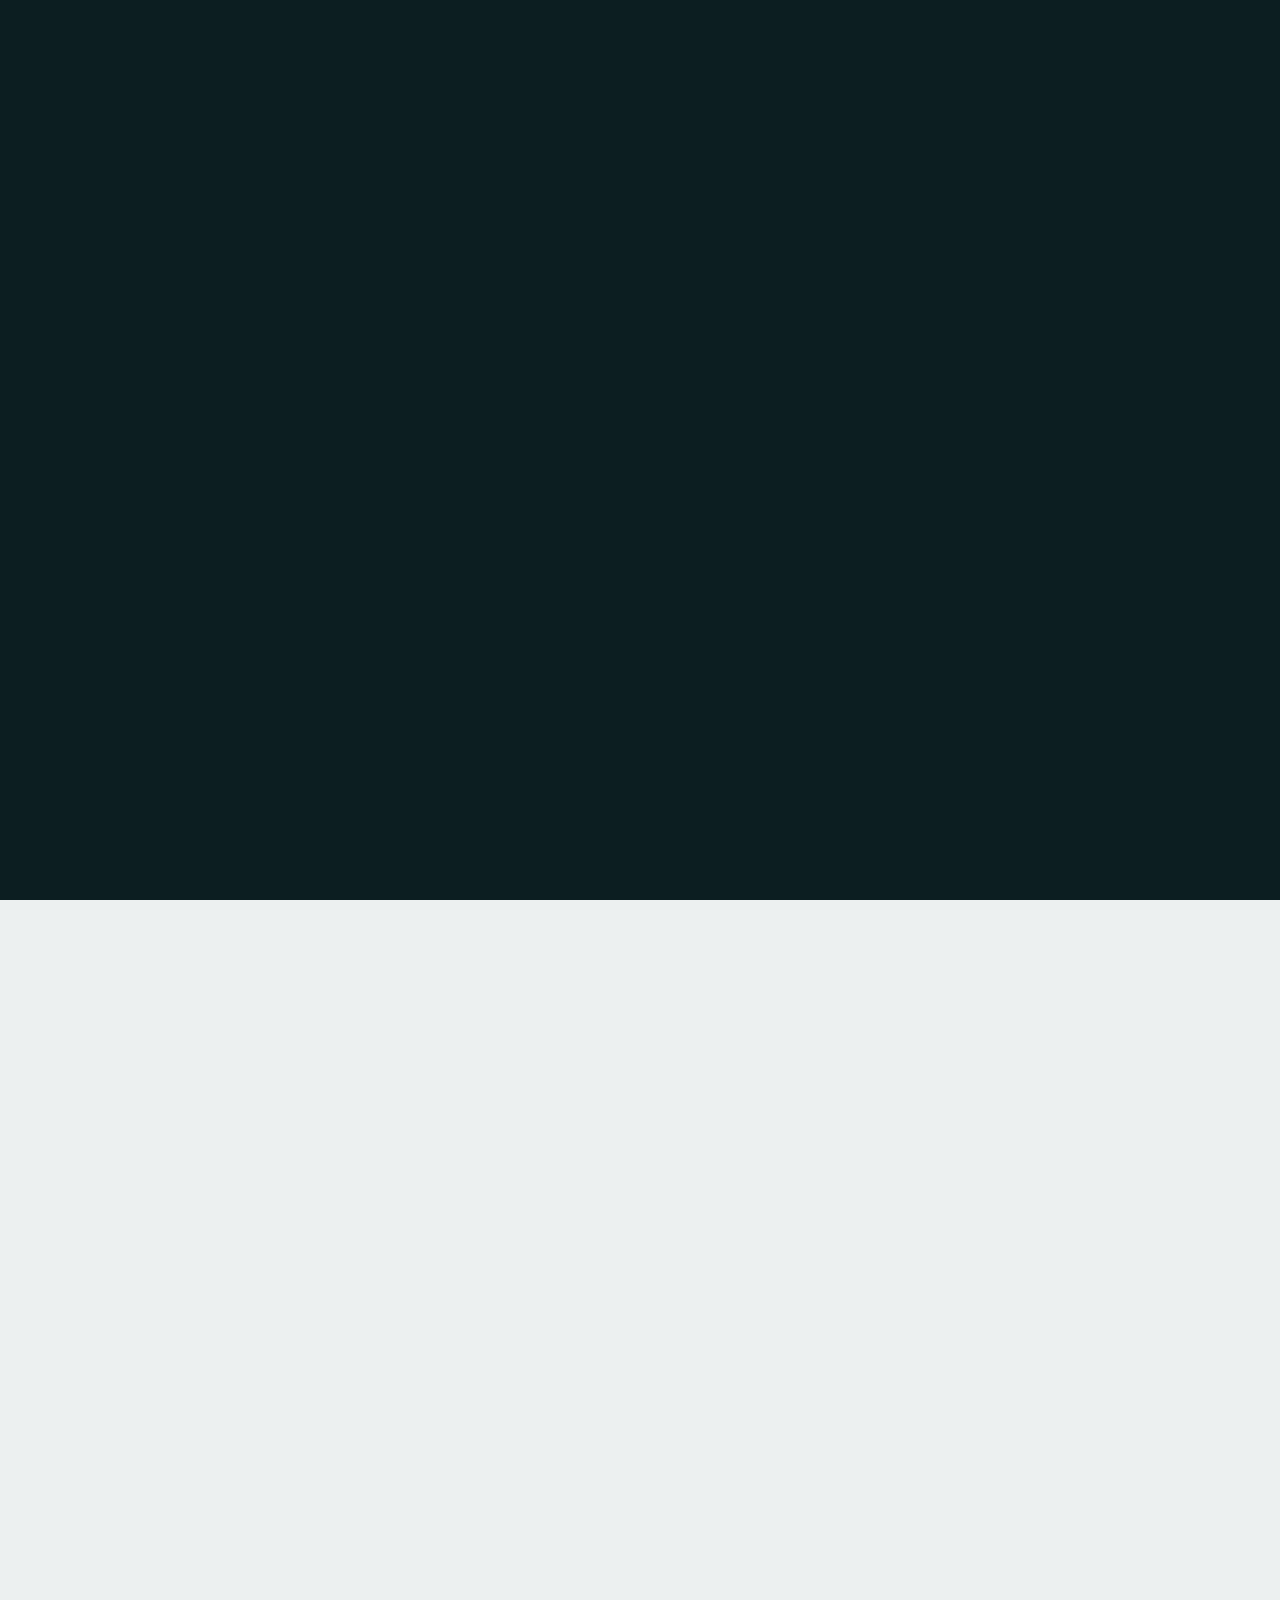
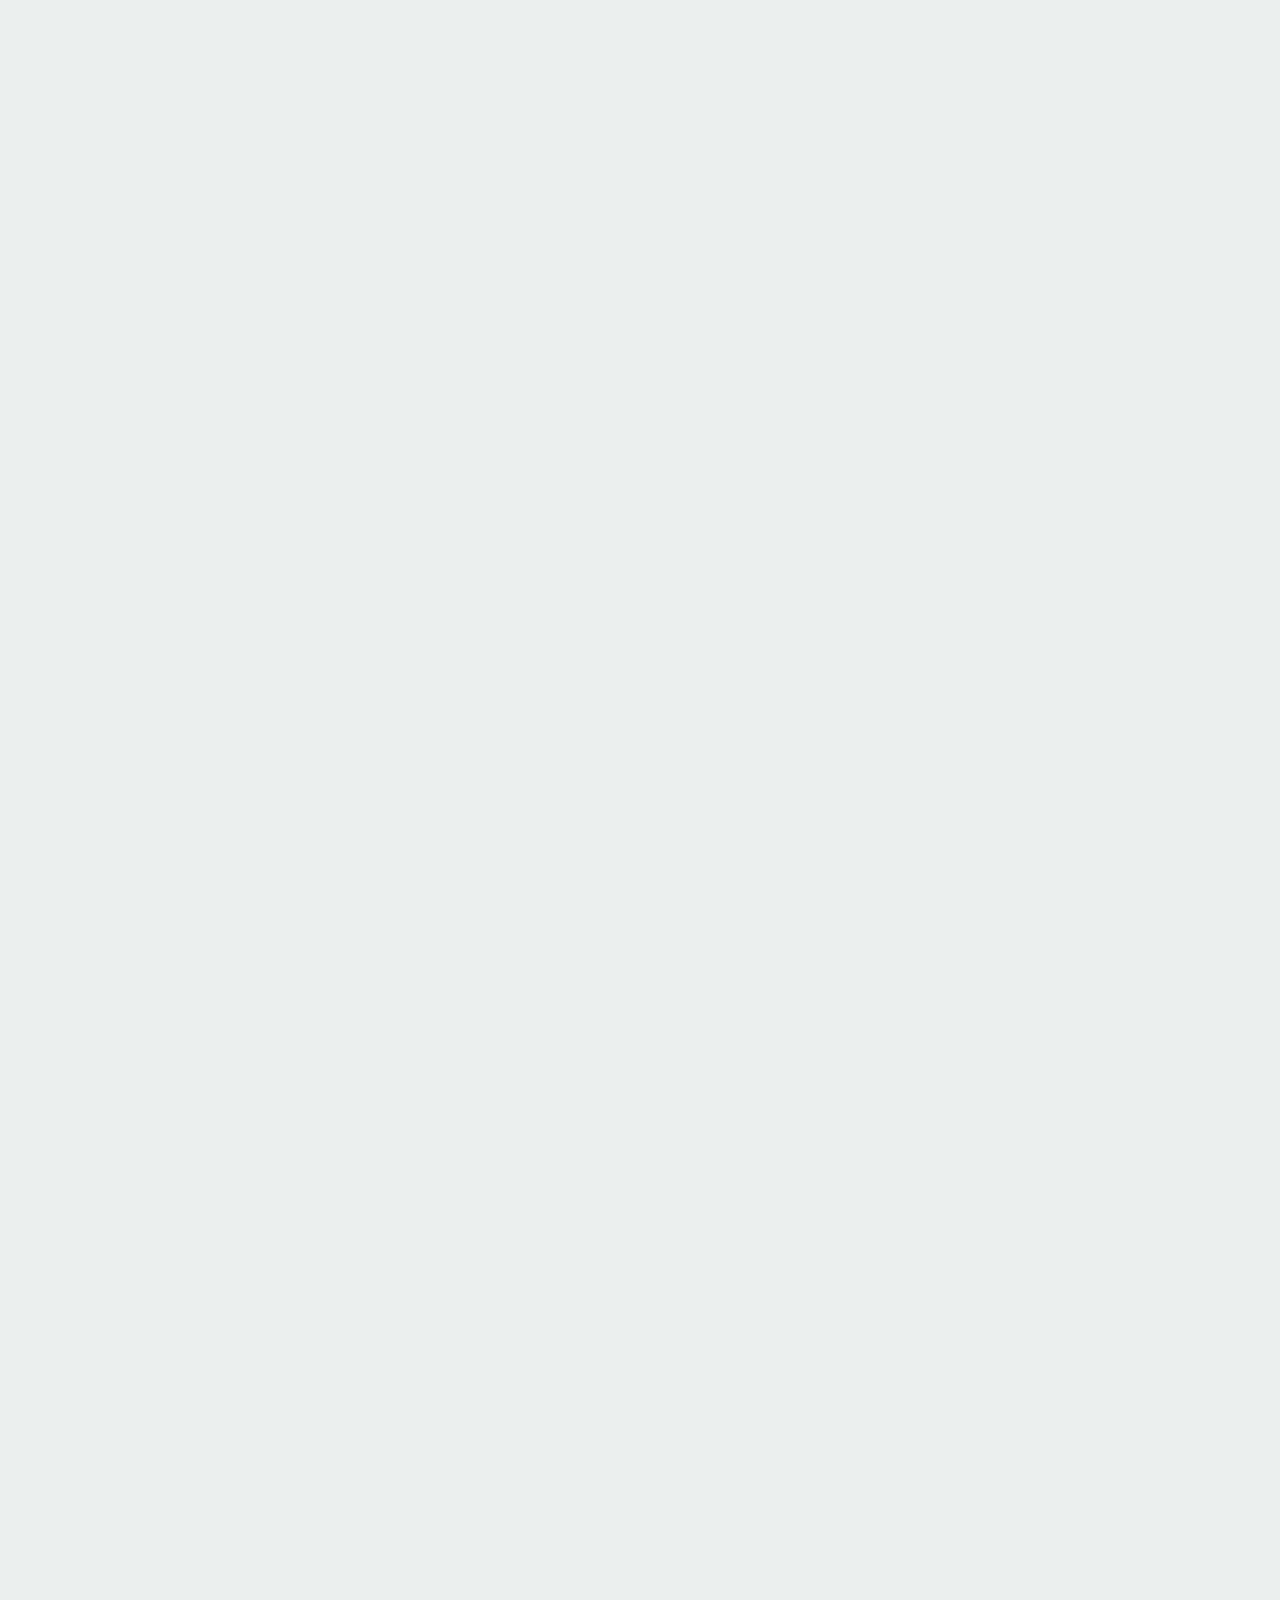
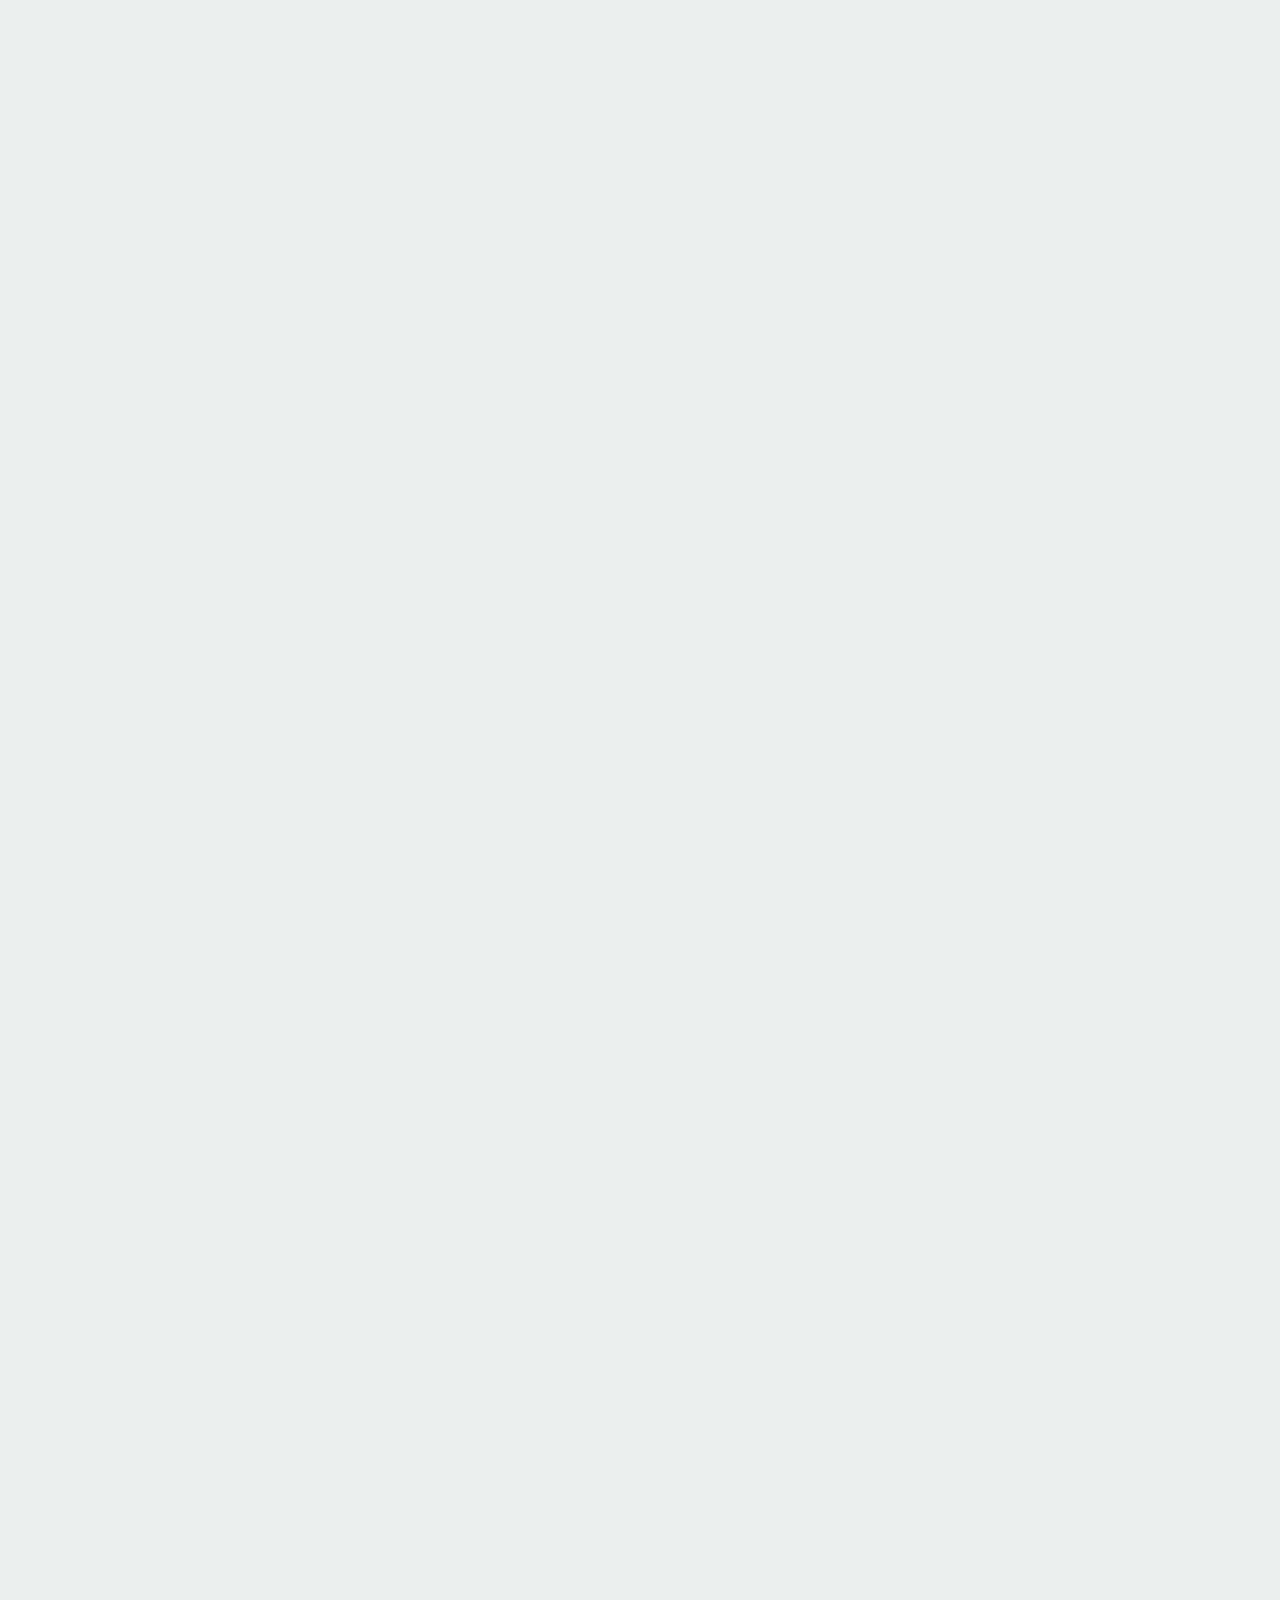
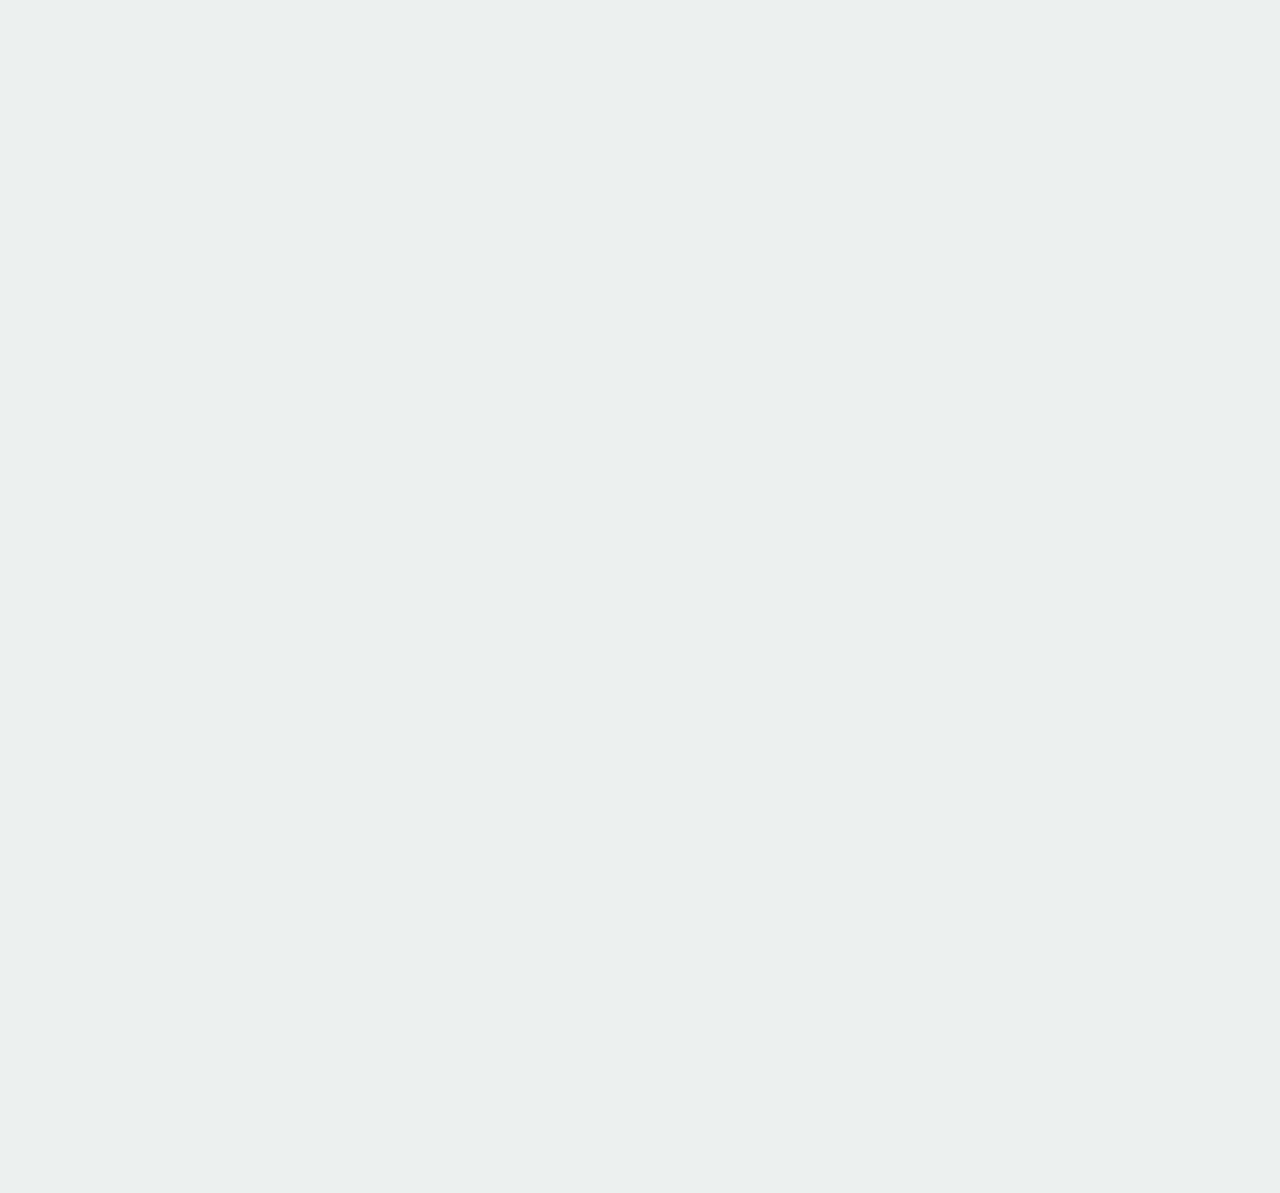
<file: about.html>
<!doctype html>
<html class="no-js" lang="en">

<head>
  <meta charset="utf-8">
  <meta http-equiv="x-ua-compatible" content="ie=edge">
  <meta name="viewport" content="width=device-width, initial-scale=1">
  <meta name="description" content="">

  <!-- Site Title -->
  <title>Stackly - Corporate Business HTML Template</title>

  <!-- Place favicon.ico in the root directory -->
  <link rel="shortcut icon" type="image/x-icon" href="assets/images/fav.png">

  <!-- CSS here -->
  <link rel="stylesheet" href="assets/css/bootstrap.min.css">
  <link rel="stylesheet" href="assets/css/font-awesome-pro.min.css">
  <link rel="stylesheet" href="assets/css/animate.min.css">
  <link rel="stylesheet" href="assets/css/bexon-icons.css">
  <link rel="stylesheet" href="assets/css/nice-select.css">
  <link rel="stylesheet" href="assets/css/swiper.min.css">
  <link rel="stylesheet" href="assets/css/venobox.min.css">
  <link rel="stylesheet" href="assets/css/odometer-theme-default.css">
  <link rel="stylesheet" href="assets/css/meanmenu.css">
  <link rel="stylesheet" href="assets/css/main.css">
</head>

<body>
  <div class="body-overlay"></div>

  <!-- Preloader Start -->
  <div class="tj-preloader is-loading">
    <div class="tj-preloader-inner">
      <div class="tj-preloader-ball-wrap">
        <div class="tj-preloader-ball-inner-wrap">
          <div class="tj-preloader-ball-inner">
            <div class="tj-preloader-ball"></div>
          </div>
          <div class="tj-preloader-ball-shadow"></div>
        </div>
        <div id="tj-weave-anim" class="tj-preloader-text">Loading...</div>
      </div>
    </div>
    <div class="tj-preloader-overlay"></div>
  </div>
  <!-- Preloader end -->

  <!-- back to top start -->
  <div id="tj-back-to-top"><span id="tj-back-to-top-percentage"></span></div>
  <!-- back to top end -->

  <!-- start: Search Popup -->
  <div class="search-popup-overlay"></div>
  <!-- end: Search Popup -->

  <!-- start: Offcanvas Menu -->
  <div class="tj-offcanvas-area d-none d-lg-block">
    <div class="hamburger_bg"></div>
    <div class="hamburger_wrapper">
      <div class="hamburger_inner">
        <div class="hamburger_top d-flex align-items-center justify-content-between">
          <div class="hamburger_logo">
            <a href="index.html" class="mobile_logo">
              <img src="assets/images/logos/logo-2.webp" alt="Logo">
            </a>
          </div>
          <div class="hamburger_close">
            <button class="hamburger_close_btn"><i class="fa-thin fa-times"></i></button>
          </div>
        </div>
        <div class="offcanvas-text">
          <p>Developing personalize our customer journeys to increase satisfaction & loyalty of our expansion recognized
            by industry leaders.</p>
        </div>
        <div class="hamburger-search-area">
          <h5 class="hamburger-title">Search Now!</h5>
          <div class="hamburger_search">
            <form method="get" action="error.html">
              <button type="submit"><i class="tji-search"></i></button>
              <input type="search" autocomplete="off" name="s" value="" placeholder="Search here...">
            </form>
          </div>
        </div>
        <div class="hamburger-infos">
          <h5 class="hamburger-title">Contact Info</h5>
          <div class="contact-info">
            <div class="contact-item">
              <span class="subtitle">Phone</span>
              <a class="contact-link" href="tel:10095447818">+91 7010792745</a>
            </div>
            <div class="contact-item">
              <span class="subtitle">Email</span>
              <a class="contact-link" href="mailto:info@Stackly.com">info@Stackly.com</a>
            </div>
            <div class="contact-item">
              <span class="subtitle">Location</span>
              <span class="contact-link">Stackly, salem</span>
            </div>
          </div>
        </div>
      </div>
      <div class="hamburger-socials">
        <h5 class="hamburger-title">Follow Us</h5>
        <div class="social-links style-3">
          <ul>
            <li><a href="https://www.facebook.com/" target="_blank"><i class="fa-brands fa-facebook-f"></i></a>
            </li>
            <li><a href="https://www.instagram.com/" target="_blank"><i class="fa-brands fa-instagram"></i></a>
            </li>
            <li><a href="https://x.com/" target="_blank"><i class="fa-brands fa-x-twitter"></i></a></li>
            <li><a href="https://www.linkedin.com/" target="_blank"><i class="fa-brands fa-linkedin-in"></i></a>
            </li>
          </ul>
        </div>
      </div>
    </div>
  </div>
  <!-- end: Offcanvas Menu -->

  <!-- start: Hamburger Menu -->
  <div class="hamburger-area d-lg-none">
    <div class="hamburger_bg"></div>
    <div class="hamburger_wrapper">
      <div class="hamburger_inner">
        <div class="hamburger_top d-flex align-items-center justify-content-between">
          <div class="hamburger_logo">
            <a href="index.html" class="mobile_logo">
              <img src="assets/images/logos/logo-2.webp" alt="Logo">
            </a>
          </div>
          <div class="hamburger_close">
            <button class="hamburger_close_btn"><i class="fa-thin fa-times"></i></button>
          </div>
        </div>
        <div class="hamburger_menu">
          <div class="mobile_menu"></div>
        </div>
        <div class="hamburger-infos">
          <h5 class="hamburger-title">Contact Info</h5>
          <div class="contact-info">
            <div class="contact-item">
              <span class="subtitle">Phone</span>
              <a class="contact-link" href="tel:8089091313">+91 7010792745</a>
            </div>
            <div class="contact-item">
              <span class="subtitle">Email</span>
              <a class="contact-link" href="mailto:info@Stackly.com">info@Stackly.com</a>
            </div>
            <div class="contact-item">
              <span class="subtitle">Location</span>
              <span class="contact-link">Stackly, salem</span>
            </div>
          </div>
        </div>
      </div>
      <div class="hamburger-socials">
        <h5 class="hamburger-title">Follow Us</h5>
        <div class="social-links style-3">
          <ul>
            <li><a href="https://www.facebook.com/" target="_blank"><i class="fa-brands fa-facebook-f"></i></a>
            </li>
            <li><a href="https://www.instagram.com/" target="_blank"><i class="fa-brands fa-instagram"></i></a>
            </li>
            <li><a href="https://x.com/" target="_blank"><i class="fa-brands fa-x-twitter"></i></a></li>
            <li><a href="https://www.linkedin.com/" target="_blank"><i class="fa-brands fa-linkedin-in"></i></a>
            </li>
          </ul>
        </div>
      </div>
    </div>
  </div>
  <!-- end: Hamburger Menu -->

  <!-- start: Header Area -->
  <header class="header-area header-1 section-gap-x">
    <div class="container-fluid">
      <div class="row">
        <div class="col-12">
          <div class="header-wrapper">
            <!-- site logo -->
            <div class="site_logo">
              <a class="logo" href="index.html"><img src="assets/images/logos/logo.webp" alt=""></a>
            </div>

            <!-- navigation -->
            <div class="menu-area d-none d-lg-inline-flex align-items-center">
              <nav id="mobile-menu" class="mainmenu">
    <ul>
        <li class="has-dropdown">
            <a href="index.html">Home</a>
            <ul class="sub-menu">
                <li><a href="index.html">Home 1</a></li>
                <li><a href="index-2.html">Home 2</a></li>
            </ul>
        </li>

        <li><a href="about.html">About Us</a></li>

        <li >
            <a href="service.html">Services</a>
            
        </li>

        <li >
            <a href="portfolio.html">Portfolio</a>
            
        </li>

        <li >
            <a href="blog.html">Blog</a>
            
        </li>

        <li><a href="contact.html">Contact</a></li>
        <li>
    <a href="login.html" class="nav-login-btn">Login</a>
</li>

    </ul>
</nav>
            </div>

            <!-- header right info -->
            <div class="header-right-item d-none d-lg-inline-flex">
              
              <div class="header-button">
                <a class="tj-primary-btn" href="error.html">
                  <span class="btn-text"><span>Let’s Talk</span></span>
                  <span class="btn-icon"><i class="tji-arrow-right-long"></i></span>
                </a>
              </div>
              <div class="menu_bar menu_offcanvas d-none d-lg-inline-flex">
                <span></span>
                <span></span>
                <span></span>
              </div>
            </div>

            <!-- menu bar -->
            <div class="menu_bar mobile_menu_bar d-lg-none">
              <span></span>
              <span></span>
              <span></span>
            </div>
          </div>
        </div>
      </div>
    </div>

    <!-- Search Popup -->
    <div class="search_popup">
      <div class="container">
        <div class="row justify-content-center">
          <div class="col-8">
            <div class="tj_search_wrapper">
              <div class="search_form">
                <form action="error.html">
                  <div class="search_input">
                    <div class="search-box">
                      <input class="search-form-input" type="text" placeholder="Type Words and Hit Enter" required>
                      <button type="submit">
                        <i class="tji-search"></i>
                      </button>
                    </div>
                  </div>
                </form>
              </div>
            </div>
          </div>
        </div>
      </div>
    </div>
  </header>
  <!-- end: Header Area -->

  <!-- start: Header Area -->
  <header class="header-area header-1 header-duplicate header-sticky section-gap-x">
    <div class="container-fluid">
      <div class="row">
        <div class="col-12">
          <div class="header-wrapper">
            <!-- site logo -->
            <div class="site_logo">
              <a class="logo" href="index.html"><img src="assets/images/logos/logo.webp" alt=""></a>
            </div>

            <!-- navigation -->
            <div class="menu-area d-none d-lg-inline-flex align-items-center">
              <nav id="mobile-menu" class="mainmenu">
    <ul>
        <li class="has-dropdown">
            <a href="index.html">Home</a>
            <ul class="sub-menu">
                <li><a href="index.html">Home 1</a></li>
                <li><a href="index-2.html">Home 2</a></li>
            </ul>
        </li>

        <li><a href="about.html">About Us</a></li>

        <li >
            <a href="service.html">Services</a>
            
        </li>

        <li >
            <a href="portfolio.html">Portfolio</a>
            
        </li>

        <li >
            <a href="blog.html">Blog</a>
            
        </li>

        <li><a href="contact.html">Contact</a></li>
        <li>
    <a href="login.html" class="nav-login-btn">Login</a>
</li>

    </ul>
</nav>
            </div>

            <!-- header right info -->
            <div class="header-right-item d-none d-lg-inline-flex">
              
              <div class="header-button">
                <a class="tj-primary-btn" href="error.html">
                  <span class="btn-text"><span>Let’s Talk</span></span>
                  <span class="btn-icon"><i class="tji-arrow-right-long"></i></span>
                </a>
              </div>
              <div class="menu_bar menu_offcanvas d-none d-lg-inline-flex">
                <span></span>
                <span></span>
                <span></span>
              </div>
            </div>

            <!-- menu bar -->
            <div class="menu_bar mobile_menu_bar d-lg-none">
              <span></span>
              <span></span>
              <span></span>
            </div>
          </div>
        </div>
      </div>
    </div>

    <!-- Search Popup -->
    <div class="search_popup">
      <div class="container">
        <div class="row justify-content-center">
          <div class="col-8">
            <div class="tj_search_wrapper">
              <div class="search_form">
                <form action="error.html">
                  <div class="search_input">
                    <div class="search-box">
                      <input class="search-form-input" type="text" placeholder="Type Words and Hit Enter" required>
                      <button type="submit">
                        <i class="tji-search"></i>
                      </button>
                    </div>
                  </div>
                </form>
              </div>
            </div>
          </div>
        </div>
      </div>
    </div>
  </header>
  <!-- end: Header Area -->

  <div id="smooth-wrapper">
    <div id="smooth-content">
      <main id="primary" class="site-main">

        <div class="space-for-header"></div>
        <!-- start: Breadcrumb Section -->
        <section class="tj-page-header section-gap-x" data-bg-image="assets/images/bg/pheader-bg.webp">
          <div class="container">
            <div class="row">
              <div class="col-lg-12">
                <div class="tj-page-header-content text-center">
                  <h1 class="tj-page-title">About Us</h1>
                  <div class="tj-page-link">
                    <span><i class="tji-home"></i></span>
                    <span>
                      <a href="index.html">Home</a>
                    </span>
                    <span><i class="tji-arrow-right"></i></span>
                    <span>
                      <span>About Us</span>
                    </span>
                  </div>
                </div>
              </div>
            </div>
          </div>
          <div class="page-header-overlay" data-bg-image="assets/images/shape/pheader-overlay.webp"></div>
        </section>
        <!-- end: Breadcrumb Section -->

        <!-- start: Choose Section -->
        <section id="choose" class="tj-choose-section section-gap">
          <div class="container">
            <div class="row">
              <div class="col-12">
                <div class="sec-heading-wrap">
                  <span class="sub-title wow fadeInUp" data-wow-delay=".3s"><i class="tji-box"></i>Choose the
                    Best</span>
                  <div class="heading-wrap-content">
                    <div class="sec-heading">
                      <h2 class="sec-title title-anim">Empowering Business with <span>Expertise.</span></h2>
                    </div>
                    <div class="btn-wrap wow fadeInUp" data-wow-delay=".6s">
                      <a class="tj-primary-btn" href="error.html">
                        <span class="btn-text"><span>Request a Call</span></span>
                        <span class="btn-icon"><i class="tji-arrow-right-long"></i></span>
                      </a>
                    </div>
                  </div>
                </div>
              </div>
            </div>
            <div class="row row-gap-4 rightSwipeWrap">
              <div class="col-lg-4">
                <div class="choose-box right-swipe">
                  <div class="choose-content">
                    <div class="choose-icon">
                      <i class="tji-innovative"></i>
                    </div>
                    <h4 class="title">Innovative Solutions</h4>
                    <p class="desc">We stay ahead of the curve, leveraging cutting-edge technologies and strategies to
                      keep
                      you competitive in a marketplace.</p>
                  </div>
                </div>
              </div>
              <div class="col-lg-4">
                <div class="choose-box right-swipe">
                  <div class="choose-content">
                    <div class="choose-icon">
                      <i class="tji-award"></i>
                    </div>
                    <h4 class="title">Award-Winning Expertise</h4>
                    <p class="desc">Recognized by industry leaders, our award-winning team has a proven record of
                      delivering
                      excellence across projects.</p>
                  </div>
                </div>
              </div>
              <div class="col-lg-4">
                <div class="choose-box right-swipe">
                  <div class="choose-content">
                    <div class="choose-icon">
                      <i class="tji-support"></i>
                    </div>
                    <h4 class="title">Dedicated Support</h4>
                    <p class="desc">Our team is always available to address your concerns, providing quick and effective
                      solution to keep your business.</p>
                  </div>
                </div>
              </div>
            </div>
          </div>
        </section>
        <!-- end: Choose Section -->

        <!-- start: About Section -->
        <section class="tj-about-section-2 section-gap section-gap-x">
          <div class="container">
            <div class="row">
              <div class="col-xl-6 col-lg-6 order-lg-1 order-2">
                <div class="about-img-area style-2 wow fadeInLeft" data-wow-delay=".3s">
                  <div class="about-img overflow-hidden">
                    <img data-speed=".8" src="assets/images/about/about-5.webp" alt="">
                  </div>
                  <div class="box-area style-2">
                    <div class="progress-box wow fadeInUp" data-wow-delay=".3s">
                      <h4 class="title">Business Progress</h4>
                      <ul class="tj-progress-list">
                        <li>
                          <h6 class="tj-progress-title">Revenue</h6>
                          <div class="tj-progress">
                            <span class="tj-progress-percent">82%</span>
                            <div class="tj-progress-bar" data-percent="82">
                            </div>
                          </div>
                        </li>
                        <li>
                          <h6 class="tj-progress-title">Satisfaction</h6>
                          <div class="tj-progress">
                            <span class="tj-progress-percent">90%</span>
                            <div class="tj-progress-bar" data-percent="90">
                            </div>
                          </div>
                        </li>
                      </ul>
                    </div>
                  </div>
                </div>
              </div>
              <div class="col-xl-6 col-lg-6 order-lg-2 order-1">
                <div class="about-content-area">
                  <div class="sec-heading">
                    <span class="sub-title wow fadeInUp" data-wow-delay=".3s"><i class="tji-box"></i>Get to Know
                      Us</span>
                    <h2 class="sec-title title-anim">Driving Innovation and Excellence for Sustainable Corporate Success
                      <span>Worldwide.</span>
                    </h2>
                  </div>
                </div>
                <div class="about-bottom-area">
                  <div class="mission-vision-box wow fadeInLeft" data-wow-delay=".5s">
                    <h4 class="title">Our Mission</h4>
                    <p class="desc">our mission is empower businesses through innovate best solution, exceptional
                      service.
                    </p>
                    <ul class="list-items">
                      <li><i class="tji-list"></i>Innovation & Excellence</li>
                      <li><i class="tji-list"></i>Exceptional Customer</li>
                      <li><i class="tji-list"></i>Business Growth</li>
                    </ul>
                  </div>
                  <div class="mission-vision-box wow fadeInRight" data-wow-delay=".5s">
                    <h4 class="title">Our Vision</h4>
                    <p class="desc">Our vision is to become a global leader in providing transformative business
                      solutions.
                    </p>
                    <ul class="list-items">
                      <li><i class="tji-list"></i>Global Leadership</li>
                      <li><i class="tji-list"></i>Transformative Impact</li>
                      <li><i class="tji-list"></i>Sustainable Success</li>
                    </ul>
                  </div>
                </div>
                <div class="about-btn-area wow fadeInUp" data-wow-delay=".6s">
                  <a class="tj-primary-btn" href="error.html">
                    <span class="btn-text"><span>Learn More About Us</span></span>
                    <span class="btn-icon"><i class="tji-arrow-right-long"></i></span>
                  </a>
                </div>
              </div>
            </div>
          </div>
          <div class="bg-shape-1">
            <img src="assets/images/shape/pattern-2.svg" alt="">
          </div>
          <div class="bg-shape-2">
            <img src="assets/images/shape/pattern-3.svg" alt="">
          </div>
        </section>
        <!-- end: About Section -->

        <!-- start: Client Section -->
        <section class="tj-client-section client-section-gap-2 wow fadeInUp" data-wow-delay=".4s">
          <div class="container-fluid client-container">
            <div class="row">
              <div class="col-12">
                <div class="client-content">
                  <h5 class="sec-title">Join Over <span class="client-numbers">1000+</span> Companies with
                    <span class="client-text">Stackly</span> Here
                  </h5>
                </div>
                <div class="swiper client-slider client-slider-1">
                  <div class="swiper-wrapper">
                    <div class="swiper-slide client-item">
                      <div class="client-logo">
                        <img src="assets/images/brands/brand-1.webp" alt="">
                      </div>
                    </div>
                    <div class="swiper-slide client-item">
                      <div class="client-logo">
                        <img src="assets/images/brands/brand-2.webp" alt="">
                      </div>
                    </div>
                    <div class="swiper-slide client-item">
                      <div class="client-logo">
                        <img src="assets/images/brands/brand-3.webp" alt="">
                      </div>
                    </div>
                    <div class="swiper-slide client-item">
                      <div class="client-logo">
                        <img src="assets/images/brands/brand-4.webp" alt="">
                      </div>
                    </div>
                    <div class="swiper-slide client-item">
                      <div class="client-logo">
                        <img src="assets/images/brands/brand-5.webp" alt="">
                      </div>
                    </div>
                    <div class="swiper-slide client-item">
                      <div class="client-logo">
                        <img src="assets/images/brands/brand-6.webp" alt="">
                      </div>
                    </div>
                  </div>
                </div>
              </div>
            </div>
          </div>
        </section>
        <!-- end: Client Section -->

        <!-- start: Testimonial Section -->
        <section class="tj-testimonial-section-2 section-bottom-gap">
          <div class="container">
            <div class="row row-gap-3">
              <div class="col-lg-6 order-lg-2">
                <div class="testimonial-img-area wow fadeInUp" data-wow-delay=".3s">
                  <div class="testimonial-img">
                    <img src="assets/images/testimonial/testimonial-img.webp" alt="">
                    <div class="sec-heading style-2">
                      <h2 class="sec-title title-anim">Hear from Our <span>Customer.</span></h2>
                    </div>
                  </div>
                  <div class="box-area">
                    <div class="rating-box wow fadeInUp" data-wow-delay=".5s">
                      <h2 class="title">4.9</h2>
                      <div class="rating-area">
                        <div class="star-ratings">
                          <div class="fill-ratings" style="width: 100%">
                            <span>★★★★★</span>
                          </div>
                          <div class="empty-ratings">
                            <span>★★★★★</span>
                          </div>
                        </div>
                      </div>
                      <span class="rating-text">(80+ Clients Reviews)</span>
                    </div>
                  </div>
                </div>
              </div>
              <div class="col-lg-6 order-lg-1">
                <div class="testimonial-wrapper wow fadeInUp" data-wow-delay=".5s">
                  <div class="swiper testimonial-slider-2">
                    <div class="swiper-wrapper">
                      <div class="swiper-slide">
                        <div class="testimonial-item">
                          <span class="quote-icon"><i class="tji-quote"></i></span>
                          <div class="desc">
                            <p>Working with Stackly has been a game-changer for our business. Their team's
                              professionalism,
                              attention to detail, and innovative solutions have helped us streamline operations and
                              achieve
                              our goals faster than we imagined. We truly feel like a valued partner. The results we’ve
                              seen
                              after partnering.</p>
                          </div>
                          <div class="testimonial-author">
                            <div class="author-inner">
                              <div class="author-img">
                                <img src="assets/images/testimonial/client-1.webp" alt="">
                              </div>
                              <div class="author-header">
                                <h4 class="title">Guy Hawkins</h4>
                                <span class="designation">Co. Founder</span>
                              </div>
                            </div>
                          </div>
                        </div>
                      </div>
                      <div class="swiper-slide">
                        <div class="testimonial-item">
                          <span class="quote-icon"><i class="tji-quote"></i></span>
                          <div class="desc">
                            <p>The results we’ve seen after partnering with Stackly are beyond our expectations. They not
                              only
                              understood our vision but also brought new ideas to the table that have taken our business
                              to
                              the next level. Their expertise and commitment to success make them a trusted.
                            </p>
                          </div>
                          <div class="testimonial-author">
                            <div class="author-inner">
                              <div class="author-img">
                                <img src="assets/images/testimonial/client-2.webp" alt="">
                              </div>
                              <div class="author-header">
                                <h4 class="title">Ralph Edwards</h4>
                                <span class="designation">Co. Founder</span>
                              </div>
                            </div>
                          </div>
                        </div>
                      </div>
                      <div class="swiper-slide">
                        <div class="testimonial-item">
                          <span class="quote-icon"><i class="tji-quote"></i></span>
                          <div class="desc">
                            <p>We’ve been working with Stacklyfor years, and they continue to deliver outstanding results.
                              Their team is proactive, responsive, and always goes the extra mile to ensure our needs
                              are
                              met. They’ve become a key contributor to our growth and success that really help us"
                            </p>
                          </div>
                          <div class="testimonial-author">
                            <div class="author-inner">
                              <div class="author-img">
                                <img src="assets/images/testimonial/client-3.webp" alt="">
                              </div>
                              <div class="author-header">
                                <h4 class="title">Devon Lane</h4>
                                <span class="designation">Co. Founder</span>
                              </div>
                            </div>
                          </div>
                        </div>
                      </div>
                    </div>
                    <div class="swiper-pagination-area"></div>
                  </div>
                </div>
              </div>
            </div>
          </div>
        </section>
        <!-- end: Testimonial Section -->

        <!-- start: Team Section -->
        <section class="tj-team-section-3 section-gap section-gap-x">
          <div class="container">
            <div class="row">
              <div class="col-12">
                <div class="sec-heading text-center">
                  <span class="sub-title wow fadeInUp" data-wow-delay=".3s"><i class="tji-box"></i> Meet Our Team</span>
                  <h2 class="sec-title title-anim">Success <span>Stories</span> Fuel our Innovation.</h2>
                </div>
              </div>
            </div>
            <div class="row leftSwipeWrap">
              <div class="col-lg-3 col-sm-6">
                <div class="team-item left-swipe">
                  <div class="team-img">
                    <div class="team-img-inner">
                      <img src="assets/images/team/team-1.webp" alt="">
                    </div>
                    <div class="social-links">
                      <ul>
                        <li><a href="https://www.facebook.com/" target="_blank"><i
                              class="fa-brands fa-facebook-f"></i></a>
                        </li>
                        <li><a href="https://www.instagram.com/" target="_blank"><i
                              class="fa-brands fa-instagram"></i></a>
                        </li>
                        <li><a href="https://x.com/" target="_blank"><i class="fa-brands fa-x-twitter"></i></a></li>
                        <li><a href="https://www.linkedin.com/" target="_blank"><i
                              class="fa-brands fa-linkedin-in"></i></a>
                        </li>
                      </ul>
                    </div>
                  </div>
                  <div class="team-content">
                    <h4 class="title"><a href="team-details.html">Eade Marren</a></h4>
                    <span class="designation">Chief Executive</span>
                    <a class="mail-at" href="mailto:info@Stackly.com"><i class="tji-at"></i></a>
                  </div>
                </div>
              </div>
              <div class="col-lg-3 col-sm-6">
                <div class="team-item left-swipe">
                  <div class="team-img">
                    <div class="team-img-inner">
                      <img src="assets/images/team/team-2.webp" alt="">
                    </div>
                    <div class="social-links">
                      <ul>
                        <li><a href="https://www.facebook.com/" target="_blank"><i
                              class="fa-brands fa-facebook-f"></i></a>
                        </li>
                        <li><a href="https://www.instagram.com/" target="_blank"><i
                              class="fa-brands fa-instagram"></i></a>
                        </li>
                        <li><a href="https://x.com/" target="_blank"><i class="fa-brands fa-x-twitter"></i></a></li>
                        <li><a href="https://www.linkedin.com/" target="_blank"><i
                              class="fa-brands fa-linkedin-in"></i></a>
                        </li>
                      </ul>
                    </div>
                  </div>
                  <div class="team-content">
                    <h4 class="title"><a href="team-details.html">Savannah Ngueen</a></h4>
                    <span class="designation">Operations Head</span>
                    <a class="mail-at" href="mailto:info@Stackly.com"><i class="tji-at"></i></a>
                  </div>
                </div>
              </div>
              <div class="col-lg-3 col-sm-6">
                <div class="team-item left-swipe">
                  <div class="team-img">
                    <div class="team-img-inner">
                      <img src="assets/images/team/team-3.webp" alt="">
                    </div>
                    <div class="social-links">
                      <ul>
                        <li><a href="https://www.facebook.com/" target="_blank"><i
                              class="fa-brands fa-facebook-f"></i></a>
                        </li>
                        <li><a href="https://www.instagram.com/" target="_blank"><i
                              class="fa-brands fa-instagram"></i></a>
                        </li>
                        <li><a href="https://x.com/" target="_blank"><i class="fa-brands fa-x-twitter"></i></a></li>
                        <li><a href="https://www.linkedin.com/" target="_blank"><i
                              class="fa-brands fa-linkedin-in"></i></a>
                        </li>
                      </ul>
                    </div>
                  </div>
                  <div class="team-content">
                    <h4 class="title"><a href="team-details.html">Kristin Watson</a></h4>
                    <span class="designation">Marketing Lead</span>
                    <a class="mail-at" href="mailto:info@Stackly.com"><i class="tji-at"></i></a>
                  </div>
                </div>
              </div>
              <div class="col-lg-3 col-sm-6">
                <div class="team-item left-swipe">
                  <div class="team-img">
                    <div class="team-img-inner">
                      <img src="assets/images/team/team-4.webp" alt="">
                    </div>
                    <div class="social-links">
                      <ul>
                        <li><a href="https://www.facebook.com/" target="_blank"><i
                              class="fa-brands fa-facebook-f"></i></a>
                        </li>
                        <li><a href="https://www.instagram.com/" target="_blank"><i
                              class="fa-brands fa-instagram"></i></a>
                        </li>
                        <li><a href="https://x.com/" target="_blank"><i class="fa-brands fa-x-twitter"></i></a></li>
                        <li><a href="https://www.linkedin.com/" target="_blank"><i
                              class="fa-brands fa-linkedin-in"></i></a>
                        </li>
                      </ul>
                    </div>
                  </div>
                  <div class="team-content">
                    <h4 class="title"><a href="team-details.html">Darlene Robertson</a></h4>
                    <span class="designation">Business Director</span>
                    <a class="mail-at" href="mailto:info@Stackly.com"><i class="tji-at"></i></a>
                  </div>
                </div>
              </div>
            </div>
          </div>
          <div class="bg-shape-1">
            <img src="assets/images/shape/pattern-2.svg" alt="">
          </div>
          <div class="bg-shape-2">
            <img src="assets/images/shape/pattern-3.svg" alt="">
          </div>
        </section>
        <!-- end: Team Section -->

        <!-- start: Faq Section -->
        <section class="tj-faq-section section-gap">
          <div class="container">
            <div class="row justify-content-between">
              <div class="col-lg-4">
                <div class="content-wrap">
                  <div class="sec-heading">
                    <span class="sub-title wow fadeInUp" data-wow-delay=".3s"><i class="tji-box"></i>Common
                      Questions</span>
                    <h2 class="sec-title title-anim">Need <span>Help?</span> Start Here...</h2>
                  </div>
                  <p class="desc wow fadeInUp" data-wow-delay=".6s">We stay ahead of curve, leveraging <br> cutting-edge
                    are
                    technologies and <br> strategies
                    to competitive</p>
                  <div class="wow fadeInUp" data-wow-delay=".8s">
                    <a class="tj-primary-btn" href="contact.html">
                      <span class="btn-text"><span>Request a Call</span></span>
                      <span class="btn-icon"><i class="tji-arrow-right-long"></i></span>
                    </a>
                  </div>
                </div>
              </div>
              <div class="col-lg-8">
                <div class="accordion tj-faq" id="faqOne">
                  <div class="accordion-item active wow fadeInUp" data-wow-delay=".3s">
                    <button class=" faq-title" type="button" data-bs-toggle="collapse" data-bs-target="#faq-1"
                      aria-expanded="true">What services does Stackly offer to clients?</button>
                    <div id="faq-1" class="collapse show" data-bs-parent="#faqOne">
                      <div class="accordion-body faq-text">
                        <p>Getting started is easy! Simply reach out to us through our contact form or give us a call,
                          and
                          we’ll schedule a consultation to discuss your project and how we can best assist you. Our team
                          keeps you informed throughout the process, ensuring quality control and timely delivery.</p>
                      </div>
                    </div>
                  </div>
                  <div class="accordion-item wow fadeInUp" data-wow-delay=".4s">
                    <button class="faq-title collapsed" type="button" data-bs-toggle="collapse" data-bs-target="#faq-2"
                      aria-expanded="false">How do I get started with Corporate Business?</button>
                    <div id="faq-2" class="collapse" data-bs-parent="#faqOne">
                      <div class="accordion-body faq-text">
                        <p>Getting started is easy! Simply reach out to us through our contact form or give us a call,
                          and
                          we’ll schedule a consultation to discuss your project and how we can best assist you. Our team
                          keeps you informed throughout the process, ensuring quality control and timely delivery.</p>
                      </div>
                    </div>
                  </div>
                  <div class="accordion-item wow fadeInUp" data-wow-delay=".5s">
                    <button class="faq-title collapsed" type="button" data-bs-toggle="collapse" data-bs-target="#faq-3"
                      aria-expanded="false">How do you ensure the success of a project?</button>
                    <div id="faq-3" class="collapse" data-bs-parent="#faqOne">
                      <div class="accordion-body faq-text">
                        <p>Getting started is easy! Simply reach out to us through our contact form or give us a call,
                          and
                          we’ll schedule a consultation to discuss your project and how we can best assist you. Our team
                          keeps you informed throughout the process, ensuring quality control and timely delivery.</p>
                      </div>
                    </div>
                  </div>
                  <div class="accordion-item wow fadeInUp" data-wow-delay=".6s">
                    <button class="faq-title collapsed" type="button" data-bs-toggle="collapse" data-bs-target="#faq-4"
                      aria-expanded="false">How long will it take to complete my project?</button>
                    <div id="faq-4" class="collapse" data-bs-parent="#faqOne">
                      <div class="accordion-body faq-text">
                        <p>Getting started is easy! Simply reach out to us through our contact form or give us a call,
                          and
                          we’ll schedule a consultation to discuss your project and how we can best assist you. Our team
                          keeps you informed throughout the process, ensuring quality control and timely delivery.</p>
                      </div>
                    </div>
                  </div>
                  <div class="accordion-item wow fadeInUp" data-wow-delay=".7s">
                    <button class="faq-title collapsed" type="button" data-bs-toggle="collapse" data-bs-target="#faq-5"
                      aria-expanded="false">Can I track the progress of my project?</button>
                    <div id="faq-5" class="collapse" data-bs-parent="#faqOne">
                      <div class="accordion-body faq-text">
                        <p>Getting started is easy! Simply reach out to us through our contact form or give us a call,
                          and
                          we’ll schedule a consultation to discuss your project and how we can best assist you. Our team
                          keeps you informed throughout the process, ensuring quality control and timely delivery.</p>
                      </div>
                    </div>
                  </div>
                </div>
              </div>
            </div>
          </div>
        </section>
        <!-- end: Faq Section -->

        <!-- start: Cta Section -->
        <section class="tj-cta-section">
          <div class="container">
            <div class="row">
              <div class="col-12">
                <div class="cta-area">
                  <div class="cta-content">
                    <h2 class="title title-anim">Let’s Build Future Together.</h2>
                    <div class="cta-btn wow fadeInUp" data-wow-delay=".6s">
                      <a class="tj-primary-btn btn-dark" href="error.html">
                        <span class="btn-text"><span>Get Started Now</span></span>
                        <span class="btn-icon"><i class="tji-arrow-right-long"></i></span>
                      </a>
                    </div>
                  </div>
                  <div class="cta-img">
                    <img src="assets/images/cta/cta-bg.webp" alt="">
                  </div>
                </div>
              </div>
            </div>
          </div>
        </section>
        <!-- end: Cta Section -->
      </main>

      <!-- start: Footer Section -->
      <footer class="tj-footer-section footer-1 section-gap-x">
        <div class="footer-main-area">
          <div class="container">
            <div class="row justify-content-between">
              <div class="col-xl-3 col-lg-4 col-md-6">
                <div class="footer-widget wow fadeInUp" data-wow-delay=".1s">
                  <div class="footer-logo">
                    <a href="index.html">
                      <img src="assets/images/logos/logo.webp" alt="Logos">
                    </a>
                  </div>
                  <div class="footer-text">
                    <p>Developing personalze our customer journeys to increase satisfaction & loyalty of our expansion.
                    </p>
                  </div>
                  <div class="award-logo-area">
                    <div class="award-logo">
                      <img src="assets/images/footer/award-logo-1.webp" alt="">
                    </div>
                    <div class="award-logo">
                      <img src="assets/images/footer/award-logo-2.webp" alt="">
                    </div>
                  </div>
                </div>
              </div>
              <div class="col-xl-3 col-lg-4 col-md-6">
                <div class="footer-widget widget-nav-menu wow fadeInUp" data-wow-delay=".3s">
                  <h5 class="title">Services</h5>
                  <ul>
                    <li><a href="error.html">Customer Experience</a></li>
                    <li><a href="error.html">Training Programs</a></li>
                    <li><a href="error.html">Business Strategy</a></li>
                    <li><a href="error.html">Training Program</a></li>
                    <li><a href="error.html">ESG Consulting</a></li>
                    <li><a href="error.html">Development Hub</a></li>
                  </ul>
                </div>
              </div>
              <div class="col-xl-2 col-lg-4 col-md-6">
                <div class="footer-widget widget-nav-menu wow fadeInUp" data-wow-delay=".5s">
                  <h5 class="title">Resources</h5>
                  <ul>
                    <li><a href="error.html">Contact us</a></li>
                    <li><a href="error.html">Team Member</a></li>
                    <li><a href="error.html">Recognitions</a></li>
                    <li><a href="careers.html">Careers <span class="badge">New</span></a></li>
                    <li><a href="error.html">News</a></li>
                    <li><a href="error.html">Feedback</a></li>
                  </ul>
                </div>
              </div>
              <div class="col-xl-4 col-lg-5 col-md-6">
                <div class="footer-widget widget-subscribe wow fadeInUp" data-wow-delay=".7s">
                  <h3 class="title">Subscribe to Our Newsletter.</h3>
                  <div class="subscribe-form">
                    <form action="error.html">
                      <input type="email" name="email" placeholder="Enter email" required>
                      <button type="submit"><i class="tji-plane"></i></button>
                      <label for="agree"><input id="agree" type="checkbox">Agree to our <a href="error.html">Terms &
                          Condition?</a></label>
                    </form>
                  </div>
                </div>
              </div>
            </div>
          </div>
        </div>
        <div class="tj-copyright-area">
          <div class="container">
            <div class="row">
              <div class="col-12">
                <div class="copyright-content-area">
                  <div class="footer-contact">
                    <ul>
                      <li>
                        <a href="tel:10095447818">
                          <span class="icon"><i class="tji-phone-2"></i></span>
                          <span class="text">+91 7010792745</span>
                        </a>
                      </li>
                      <li>
                        <a href="mailto:info@Stackly.com">
                          <span class="icon"><i class="tji-envelop-2"></i></span>
                          <span class="text">info@Stackly.com</span>
                        </a>
                      </li>
                    </ul>
                  </div>
                  <div class="social-links">
                    <ul>
                      <li><a href="https://www.facebook.com/" target="_blank"><i
                            class="fa-brands fa-facebook-f"></i></a>
                      </li>
                      <li><a href="https://www.instagram.com/" target="_blank"><i
                            class="fa-brands fa-instagram"></i></a>
                      </li>
                      <li><a href="https://x.com/" target="_blank"><i class="fa-brands fa-x-twitter"></i></a></li>
                      <li><a href="https://www.linkedin.com/" target="_blank"><i
                            class="fa-brands fa-linkedin-in"></i></a>
                      </li>
                    </ul>
                  </div>
                  <div class="copyright-text">
                    <p>&copy; 2025 <a href="error.html"
                        target="_blank">Stackly</a>
                      All right reserved</p>
                  </div>
                </div>
              </div>
            </div>
          </div>
        </div>
        <div class="bg-shape-1">
          <img src="assets/images/shape/pattern-2.svg" alt="">
        </div>
        <div class="bg-shape-2">
          <img src="assets/images/shape/pattern-3.svg" alt="">
        </div>
      </footer>
      <!-- end: Footer Section -->
    </div>
  </div>
  <!-- JS here -->
  <script src="assets/js/jquery.min.js"></script>
  <script src="assets/js/bootstrap.bundle.min.js"></script>
  <script src="assets/js/gsap.min.js"></script>
  <script src="assets/js/ScrollSmoother.js"></script>
  <script src="assets/js/gsap-scroll-to-plugin.min.js"></script>
  <script src="assets/js/gsap-scroll-trigger.min.js"></script>
  <script src="assets/js/gsap-split-text.min.js"></script>
  <script src="assets/js/jquery.nice-select.min.js"></script>
  <script src="assets/js/swiper.min.js"></script>
  <script src="assets/js/odometer.min.js"></script>
  <script src="assets/js/venobox.min.js"></script>
  <script src="assets/js/appear.min.js"></script>
  <script src="assets/js/wow.min.js"></script>
  <script src="assets/js/meanmenu.js"></script>
  <script src="assets/js/main.js"></script>
</body>

</html>
</file>
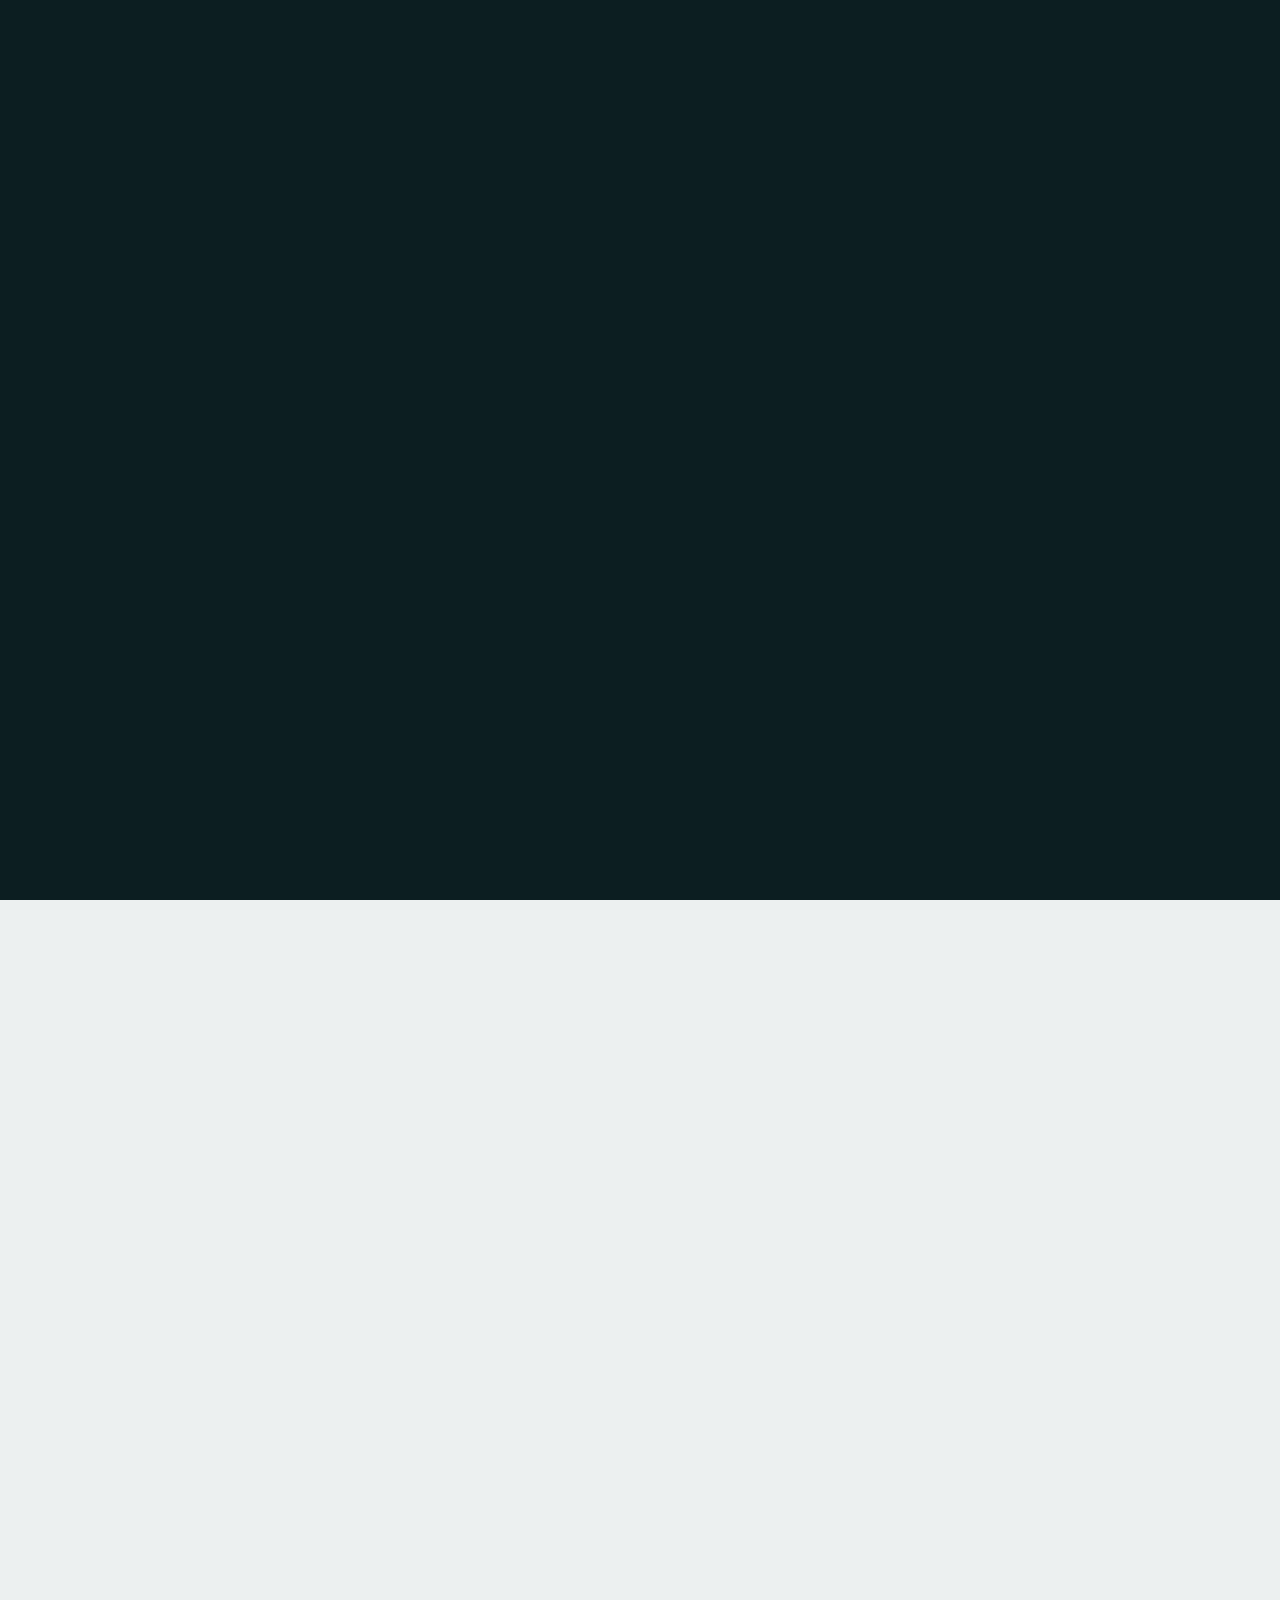
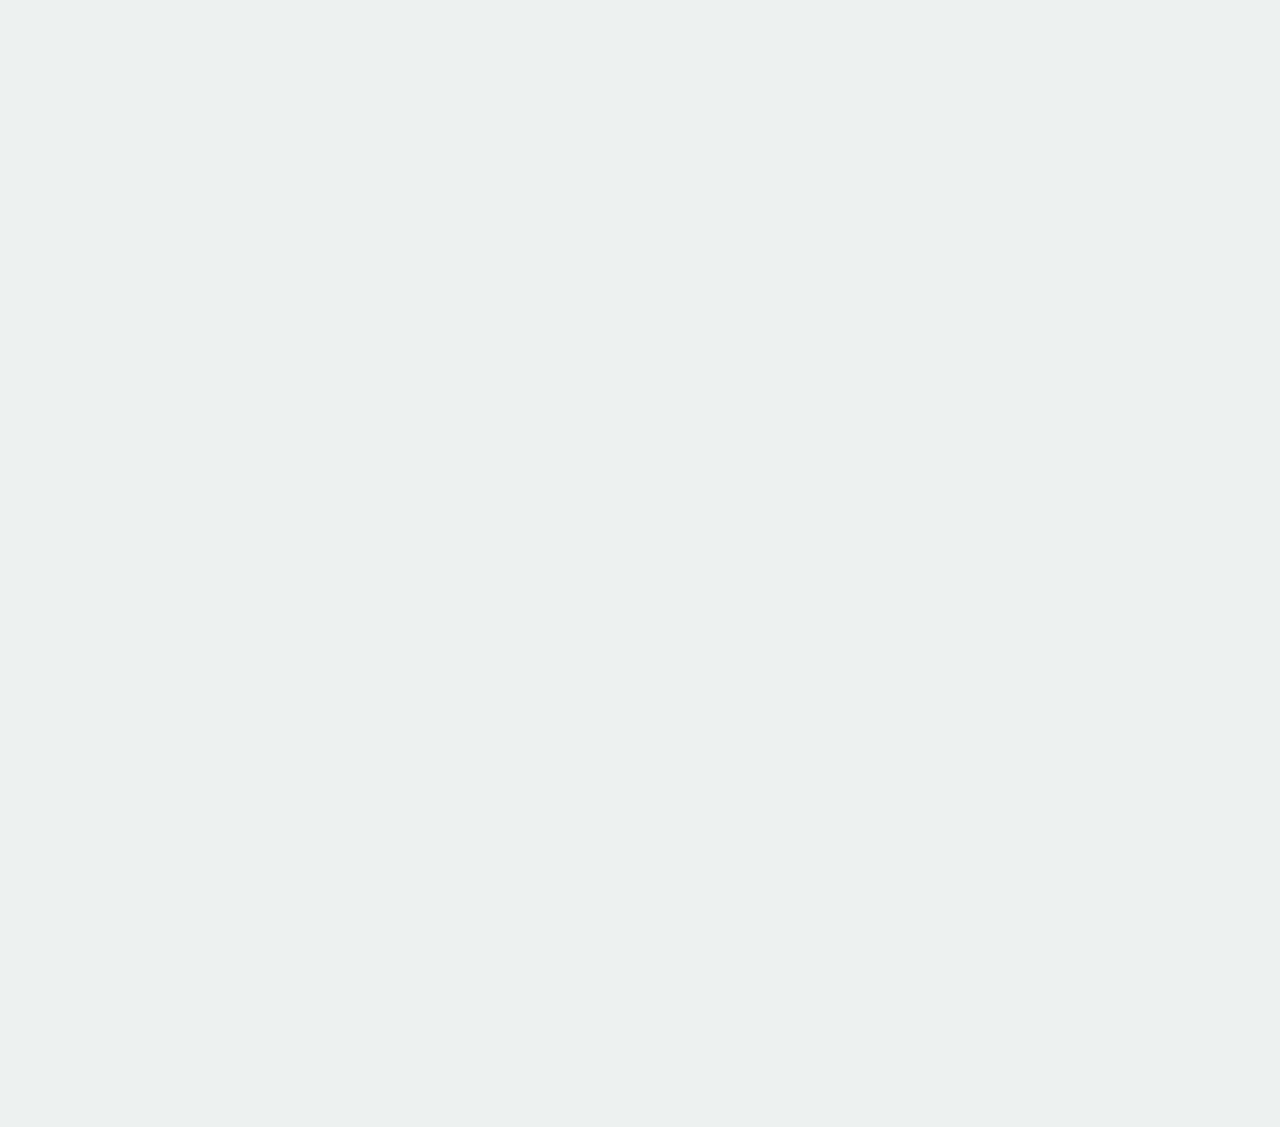
<file: blog-grid.html>
<!doctype html>
<html class="no-js" lang="en">

<head>
  <meta charset="utf-8">
  <meta http-equiv="x-ua-compatible" content="ie=edge">
  <meta name="viewport" content="width=device-width, initial-scale=1">
  <meta name="description" content="">

  <!-- Site Title -->
  <title>Stackly - Corporate Business HTML Template</title>

  <!-- Place favicon.ico in the root directory -->
  <link rel="shortcut icon" type="image/x-icon" href="assets/images/fav.png">

  <!-- CSS here -->
  <link rel="stylesheet" href="assets/css/bootstrap.min.css">
  <link rel="stylesheet" href="assets/css/font-awesome-pro.min.css">
  <link rel="stylesheet" href="assets/css/animate.min.css">
  <link rel="stylesheet" href="assets/css/bexon-icons.css">
  <link rel="stylesheet" href="assets/css/nice-select.css">
  <link rel="stylesheet" href="assets/css/swiper.min.css">
  <link rel="stylesheet" href="assets/css/venobox.min.css">
  <link rel="stylesheet" href="assets/css/odometer-theme-default.css">
  <link rel="stylesheet" href="assets/css/meanmenu.css">
  <link rel="stylesheet" href="assets/css/main.css">
</head>

<body>
  <div class="body-overlay"></div>

  <!-- Preloader Start -->
  <div class="tj-preloader is-loading">
    <div class="tj-preloader-inner">
      <div class="tj-preloader-ball-wrap">
        <div class="tj-preloader-ball-inner-wrap">
          <div class="tj-preloader-ball-inner">
            <div class="tj-preloader-ball"></div>
          </div>
          <div class="tj-preloader-ball-shadow"></div>
        </div>
        <div id="tj-weave-anim" class="tj-preloader-text">Loading...</div>
      </div>
    </div>
    <div class="tj-preloader-overlay"></div>
  </div>
  <!-- Preloader end -->

  <!-- back to top start -->
  <div id="tj-back-to-top"><span id="tj-back-to-top-percentage"></span></div>
  <!-- back to top end -->

  <!-- start: Search Popup -->
  <div class="search-popup-overlay"></div>
  <!-- end: Search Popup -->

  <!-- start: Offcanvas Menu -->
  <div class="tj-offcanvas-area d-none d-lg-block">
    <div class="hamburger_bg"></div>
    <div class="hamburger_wrapper">
      <div class="hamburger_inner">
        <div class="hamburger_top d-flex align-items-center justify-content-between">
          <div class="hamburger_logo">
            <a href="index.html" class="mobile_logo">
              <img src="assets/images/logos/logo-2.webp" alt="Logo">
            </a>
          </div>
          <div class="hamburger_close">
            <button class="hamburger_close_btn"><i class="fa-thin fa-times"></i></button>
          </div>
        </div>
        <div class="offcanvas-text">
          <p>Developing personalize our customer journeys to increase satisfaction & loyalty of our expansion recognized
            by industry leaders.</p>
        </div>
        <div class="hamburger-search-area">
          <h5 class="hamburger-title">Search Now!</h5>
          <div class="hamburger_search">
            <form method="get" action="error.html">
              <button type="submit"><i class="tji-search"></i></button>
              <input type="search" autocomplete="off" name="s" value="" placeholder="Search here...">
            </form>
          </div>
        </div>
        <div class="hamburger-infos">
          <h5 class="hamburger-title">Contact Info</h5>
          <div class="contact-info">
            <div class="contact-item">
              <span class="subtitle">Phone</span>
              <a class="contact-link" href="tel:10095447818">+91 7010792745</a>
            </div>
            <div class="contact-item">
              <span class="subtitle">Email</span>
              <a class="contact-link" href="mailto:info@Stackly.com">info@Stackly.com</a>
            </div>
            <div class="contact-item">
              <span class="subtitle">Location</span>
              <span class="contact-link">Stackly, salem</span>
            </div>
          </div>
        </div>
      </div>
      <div class="hamburger-socials">
        <h5 class="hamburger-title">Follow Us</h5>
        <div class="social-links style-3">
          <ul>
            <li><a href="https://www.facebook.com/" target="_blank"><i class="fa-brands fa-facebook-f"></i></a>
            </li>
            <li><a href="https://www.instagram.com/" target="_blank"><i class="fa-brands fa-instagram"></i></a>
            </li>
            <li><a href="https://x.com/" target="_blank"><i class="fa-brands fa-x-twitter"></i></a></li>
            <li><a href="https://www.linkedin.com/" target="_blank"><i class="fa-brands fa-linkedin-in"></i></a>
            </li>
          </ul>
        </div>
      </div>
    </div>
  </div>
  <!-- end: Offcanvas Menu -->

  <!-- start: Hamburger Menu -->
  <div class="hamburger-area d-lg-none">
    <div class="hamburger_bg"></div>
    <div class="hamburger_wrapper">
      <div class="hamburger_inner">
        <div class="hamburger_top d-flex align-items-center justify-content-between">
          <div class="hamburger_logo">
            <a href="index.html" class="mobile_logo">
              <img src="assets/images/logos/logo-2.webp" alt="Logo">
            </a>
          </div>
          <div class="hamburger_close">
            <button class="hamburger_close_btn"><i class="fa-thin fa-times"></i></button>
          </div>
        </div>
        <div class="hamburger_menu">
          <div class="mobile_menu"></div>
        </div>
        <div class="hamburger-infos">
          <h5 class="hamburger-title">Contact Info</h5>
          <div class="contact-info">
            <div class="contact-item">
              <span class="subtitle">Phone</span>
              <a class="contact-link" href="tel:8089091313">+91 7010792745</a>
            </div>
            <div class="contact-item">
              <span class="subtitle">Email</span>
              <a class="contact-link" href="mailto:info@Stackly.com">info@Stackly.com</a>
            </div>
            <div class="contact-item">
              <span class="subtitle">Location</span>
              <span class="contact-link">Stackly, salem</span>
            </div>
          </div>
        </div>
      </div>
      <div class="hamburger-socials">
        <h5 class="hamburger-title">Follow Us</h5>
        <div class="social-links style-3">
          <ul>
            <li><a href="https://www.facebook.com/" target="_blank"><i class="fa-brands fa-facebook-f"></i></a>
            </li>
            <li><a href="https://www.instagram.com/" target="_blank"><i class="fa-brands fa-instagram"></i></a>
            </li>
            <li><a href="https://x.com/" target="_blank"><i class="fa-brands fa-x-twitter"></i></a></li>
            <li><a href="https://www.linkedin.com/" target="_blank"><i class="fa-brands fa-linkedin-in"></i></a>
            </li>
          </ul>
        </div>
      </div>
    </div>
  </div>
  <!-- end: Hamburger Menu -->

  <!-- start: Header Area -->
  <header class="header-area header-1 section-gap-x">
    <div class="container-fluid">
      <div class="row">
        <div class="col-12">
          <div class="header-wrapper">
            <!-- site logo -->
            <div class="site_logo">
              <a class="logo" href="index.html"><img src="assets/images/logos/logo.webp" alt=""></a>
            </div>

            <!-- navigation -->
            <div class="menu-area d-none d-lg-inline-flex align-items-center">
              <nav id="mobile-menu" class="mainmenu">
    <ul>
        <li class="has-dropdown">
            <a href="index.html">Home</a>
            <ul class="sub-menu">
                <li><a href="index.html">Home 1</a></li>
                <li><a href="index-2.html">Home 2</a></li>
            </ul>
        </li>

        <li><a href="about.html">About Us</a></li>

        <li >
            <a href="service.html">Services</a>
            
        </li>

        <li >
            <a href="portfolio.html">Portfolio</a>
            
        </li>

        <li >
            <a href="blog.html">Blog</a>
            
        </li>

        <li><a href="contact.html">Contact</a></li>
        <li>
    <a href="login.html" class="nav-login-btn">Login</a>
</li>

    </ul>
</nav>
            </div>

            <!-- header right info -->
            <div class="header-right-item d-none d-lg-inline-flex">
              
              <div class="header-button">
                <a class="tj-primary-btn" href="error.html">
                  <span class="btn-text"><span>Let’s Talk</span></span>
                  <span class="btn-icon"><i class="tji-arrow-right-long"></i></span>
                </a>
              </div>
              <div class="menu_bar menu_offcanvas d-none d-lg-inline-flex">
                <span></span>
                <span></span>
                <span></span>
              </div>
            </div>

            <!-- menu bar -->
            <div class="menu_bar mobile_menu_bar d-lg-none">
              <span></span>
              <span></span>
              <span></span>
            </div>
          </div>
        </div>
      </div>
    </div>

    <!-- Search Popup -->
    <div class="search_popup">
      <div class="container">
        <div class="row justify-content-center">
          <div class="col-8">
            <div class="tj_search_wrapper">
              <div class="search_form">
                <form action="#">
                  <div class="search_input">
                    <div class="search-box">
                      <input class="search-form-input" type="text" placeholder="Type Words and Hit Enter" required>
                      <button type="submit">
                        <i class="tji-search"></i>
                      </button>
                    </div>
                  </div>
                </form>
              </div>
            </div>
          </div>
        </div>
      </div>
    </div>
  </header>
  <!-- end: Header Area -->

  <!-- start: Header Area -->
  <header class="header-area header-1 header-duplicate header-sticky section-gap-x">
    <div class="container-fluid">
      <div class="row">
        <div class="col-12">
          <div class="header-wrapper">
            <!-- site logo -->
            <div class="site_logo">
              <a class="logo" href="index.html"><img src="assets/images/logos/logo.webp" alt=""></a>
            </div>

            <!-- navigation -->
            <div class="menu-area d-none d-lg-inline-flex align-items-center">
              <nav id="mobile-menu" class="mainmenu">
    <ul>
        <li class="has-dropdown">
            <a href="index.html">Home</a>
            <ul class="sub-menu">
                <li><a href="index.html">Home 1</a></li>
                <li><a href="index-2.html">Home 2</a></li>
            </ul>
        </li>

        <li><a href="about.html">About Us</a></li>

        <li >
            <a href="service.html">Services</a>
            
        </li>

        <li >
            <a href="portfolio.html">Portfolio</a>
            
        </li>

        <li >
            <a href="blog.html">Blog</a>
            
        </li>

        <li><a href="contact.html">Contact</a></li>
        <li>
    <a href="login.html" class="nav-login-btn">Login</a>
</li>

    </ul>
</nav>
            </div>

            <!-- header right info -->
            <div class="header-right-item d-none d-lg-inline-flex">
              
              <div class="header-button">
                <a class="tj-primary-btn" href="error.html">
                  <span class="btn-text"><span>Let’s Talk</span></span>
                  <span class="btn-icon"><i class="tji-arrow-right-long"></i></span>
                </a>
              </div>
              <div class="menu_bar menu_offcanvas d-none d-lg-inline-flex">
                <span></span>
                <span></span>
                <span></span>
              </div>
            </div>

            <!-- menu bar -->
            <div class="menu_bar mobile_menu_bar d-lg-none">
              <span></span>
              <span></span>
              <span></span>
            </div>
          </div>
        </div>
      </div>
    </div>

    <!-- Search Popup -->
    <div class="search_popup">
      <div class="container">
        <div class="row justify-content-center">
          <div class="col-8">
            <div class="tj_search_wrapper">
              <div class="search_form">
                <form action="error.html">
                  <div class="search_input">
                    <div class="search-box">
                      <input class="search-form-input" type="text" placeholder="Type Words and Hit Enter" required>
                      <button type="submit">
                        <i class="tji-search"></i>
                      </button>
                    </div>
                  </div>
                </form>
              </div>
            </div>
          </div>
        </div>
      </div>
    </div>
  </header>
  <!-- end: Header Area -->
  <div id="smooth-wrapper">
    <div id="smooth-content">
      <main id="primary" class="site-main">
        <div class="space-for-header"></div>
        <!-- start: Breadcrumb Section -->
        <section class="tj-page-header section-gap-x" data-bg-image="assets/images/bg/pheader-bg.webp">
          <div class="container">
            <div class="row">
              <div class="col-lg-12">
                <div class="tj-page-header-content text-center">
                  <h1 class="tj-page-title">Blog Grid</h1>
                  <div class="tj-page-link">
                    <span><i class="tji-home"></i></span>
                    <span>
                      <a href="index.html">Home</a>
                    </span>
                    <span><i class="tji-arrow-right"></i></span>
                    <span>
                      <span>Blog Grid</span>
                    </span>
                  </div>
                </div>
              </div>
            </div>
          </div>
          <div class="page-header-overlay" data-bg-image="assets/images/shape/pheader-overlay.webp"></div>
        </section>
        <!-- end: Breadcrumb Section -->

        <!-- start: Blog Section -->
        <section class="tj-blog-section section-gap">
          <div class="container">
            <div class="row row-gap-4">
              <div class="col-xl-4 col-md-6">
                <div class="blog-item wow fadeInUp" data-wow-delay=".1s">
                  <div class="blog-thumb">
                    <a href="error.html"><img src="assets/images/blog/blog-1.webp" alt=""></a>
                    <div class="blog-date">
                      <span class="date">28</span>
                      <span class="month">Feb</span>
                    </div>
                  </div>
                  <div class="blog-content">
                    <div class="blog-meta">
                      <span class="categories"><a href="error.html">Business</a></span>
                      <span>By <a href="error.html">Ellinien Loma</a></span>
                    </div>
                    <h4 class="title"><a href="error.html">Innovative Solutions for every Business Success.</a>
                    </h4>
                    <a class="text-btn" href="error.html">
                      <span class="btn-text"><span>Read More</span></span>
                      <span class="btn-icon"><i class="tji-arrow-right-long"></i></span>
                    </a>
                  </div>
                </div>
              </div>
              <div class="col-xl-4 col-md-6">
                <div class="blog-item wow fadeInUp" data-wow-delay=".1s">
                  <div class="blog-thumb">
                    <a href="error.html"><img src="assets/images/blog/blog-2.webp" alt=""></a>
                    <div class="blog-date">
                      <span class="date">28</span>
                      <span class="month">Feb</span>
                    </div>
                  </div>
                  <div class="blog-content">
                    <div class="blog-meta">
                      <span class="categories"><a href="error.html">Business</a></span>
                      <span>By <a href="error.html">Ellinien Loma</a></span>
                    </div>
                    <h4 class="title"><a href="error.html">Harnessing Digital Transform a Roadmap Businesses.</a>
                    </h4>
                    <a class="text-btn" href="error.html">
                      <span class="btn-text"><span>Read More</span></span>
                      <span class="btn-icon"><i class="tji-arrow-right-long"></i></span>
                    </a>
                  </div>
                </div>
              </div>
              <div class="col-xl-4 col-md-6">
                <div class="blog-item wow fadeInUp" data-wow-delay=".1s">
                  <div class="blog-thumb">
                    <a href="error.html"><img src="assets/images/blog/blog-3.webp" alt=""></a>
                    <div class="blog-date">
                      <span class="date">28</span>
                      <span class="month">Feb</span>
                    </div>
                  </div>
                  <div class="blog-content">
                    <div class="blog-meta">
                      <span class="categories"><a href="error.html">Business</a></span>
                      <span>By <a href="error.html">Ellinien Loma</a></span>
                    </div>
                    <h4 class="title"><a href="error.html">Mastering Change Management Lessons for
                        Businesses.</a>
                    </h4>
                    <a class="text-btn" href="error.html">
                      <span class="btn-text"><span>Read More</span></span>
                      <span class="btn-icon"><i class="tji-arrow-right-long"></i></span>
                    </a>
                  </div>
                </div>
              </div>
              <div class="col-xl-4 col-md-6">
                <div class="blog-item wow fadeInUp" data-wow-delay=".1s">
                  <div class="blog-thumb">
                    <a href="error.html"><img src="assets/images/blog/blog-2.webp" alt=""></a>
                    <div class="blog-date">
                      <span class="date">28</span>
                      <span class="month">Feb</span>
                    </div>
                  </div>
                  <div class="blog-content">
                    <div class="blog-meta">
                      <span class="categories"><a href="error.html">Business</a></span>
                      <span>By <a href="error.html">Ellinien Loma</a></span>
                    </div>
                    <h4 class="title"><a href="error.html">Harnessing Digital Transform a Roadmap Businesses.</a>
                    </h4>
                    <a class="text-btn" href="error.html">
                      <span class="btn-text"><span>Read More</span></span>
                      <span class="btn-icon"><i class="tji-arrow-right-long"></i></span>
                    </a>
                  </div>
                </div>
              </div>
              <div class="col-xl-4 col-md-6">
                <div class="blog-item wow fadeInUp" data-wow-delay=".1s">
                  <div class="blog-thumb">
                    <a href="error.html"><img src="assets/images/blog/blog-3.webp" alt=""></a>
                    <div class="blog-date">
                      <span class="date">28</span>
                      <span class="month">Feb</span>
                    </div>
                  </div>
                  <div class="blog-content">
                    <div class="blog-meta">
                      <span class="categories"><a href="error.html">Business</a></span>
                      <span>By <a href="error.html">Ellinien Loma</a></span>
                    </div>
                    <h4 class="title"><a href="error.html">Mastering Change Management Lessons for
                        Businesses.</a>
                    </h4>
                    <a class="text-btn" href="error.html">
                      <span class="btn-text"><span>Read More</span></span>
                      <span class="btn-icon"><i class="tji-arrow-right-long"></i></span>
                    </a>
                  </div>
                </div>
              </div>
              <div class="col-xl-4 col-md-6">
                <div class="blog-item wow fadeInUp" data-wow-delay=".1s">
                  <div class="blog-thumb">
                    <a href="error.html"><img src="assets/images/blog/blog-1.webp" alt=""></a>
                    <div class="blog-date">
                      <span class="date">28</span>
                      <span class="month">Feb</span>
                    </div>
                  </div>
                  <div class="blog-content">
                    <div class="blog-meta">
                      <span class="categories"><a href="error.html">Business</a></span>
                      <span>By <a href="error.html">Ellinien Loma</a></span>
                    </div>
                    <h4 class="title"><a href="error.html">Innovative Solutions for every Business Success.</a>
                    </h4>
                    <a class="text-btn" href="error.html">
                      <span class="btn-text"><span>Read More</span></span>
                      <span class="btn-icon"><i class="tji-arrow-right-long"></i></span>
                    </a>
                  </div>
                </div>
              </div>
            </div>
            <!-- post pagination -->
            <div class="tj-pagination d-flex justify-content-center">
              <ul>
                <li>
                  <span aria-current="page" class="page-numbers current">01</span>
                </li>
                <li>
                  <a class="page-numbers" href="error.html">02</a>
                </li>
                <li>
                  <a class="next page-numbers" href="error.html"><i class="tji-arrow-right-long"></i></a>
                </li>
              </ul>
            </div>
          </div>

        </section>
        <!-- end: Blog Section -->

        <!-- start: Cta Section -->
        <section class="tj-cta-section">
          <div class="container">
            <div class="row">
              <div class="col-12">
                <div class="cta-area">
                  <div class="cta-content">
                    <h2 class="title title-anim">Let’s Build Future Together.</h2>
                    <div class="cta-btn wow fadeInUp" data-wow-delay=".6s">
                      <a class="tj-primary-btn btn-dark" href="error.html">
                        <span class="btn-text"><span>Get Started Now</span></span>
                        <span class="btn-icon"><i class="tji-arrow-right-long"></i></span>
                      </a>
                    </div>
                  </div>
                  <div class="cta-img">
                    <img src="assets/images/cta/cta-bg.webp" alt="">
                  </div>
                </div>
              </div>
            </div>
          </div>
        </section>
        <!-- end: Cta Section -->
      </main>

      <!-- start: Footer Section -->
      <footer class="tj-footer-section footer-1 section-gap-x">
        <div class="footer-main-area">
          <div class="container">
            <div class="row justify-content-between">
              <div class="col-xl-3 col-lg-4 col-md-6">
                <div class="footer-widget wow fadeInUp" data-wow-delay=".1s">
                  <div class="footer-logo">
                    <a href="index.html">
                      <img src="assets/images/logos/logo.webp" alt="Logos">
                    </a>
                  </div>
                  <div class="footer-text">
                    <p>Developing personalze our customer journeys to increase satisfaction & loyalty of our expansion.
                    </p>
                  </div>
                  <div class="award-logo-area">
                    <div class="award-logo">
                      <img src="assets/images/footer/award-logo-1.webp" alt="">
                    </div>
                    <div class="award-logo">
                      <img src="assets/images/footer/award-logo-2.webp" alt="">
                    </div>
                  </div>
                </div>
              </div>
              <div class="col-xl-3 col-lg-4 col-md-6">
                <div class="footer-widget widget-nav-menu wow fadeInUp" data-wow-delay=".3s">
                  <h5 class="title">Services</h5>
                  <ul>
                    <li><a href="error.html">Customer Experience</a></li>
                    <li><a href="error.html">Training Programs</a></li>
                    <li><a href="error.html">Business Strategy</a></li>
                    <li><a href="error.html">Training Program</a></li>
                    <li><a href="error.html">ESG Consulting</a></li>
                    <li><a href="error.html">Development Hub</a></li>
                  </ul>
                </div>
              </div>
              <div class="col-xl-2 col-lg-4 col-md-6">
                <div class="footer-widget widget-nav-menu wow fadeInUp" data-wow-delay=".5s">
                  <h5 class="title">Resources</h5>
                  <ul>
                    <li><a href="error.html">Contact us</a></li>
                    <li><a href="error.html">Team Member</a></li>
                    <li><a href="error.html">Recognitions</a></li>
                    <li><a href="careers.html">Careers <span class="badge">New</span></a></li>
                    <li><a href="error.html">News</a></li>
                    <li><a href="error.html">Feedback</a></li>
                  </ul>
                </div>
              </div>
              <div class="col-xl-4 col-lg-5 col-md-6">
                <div class="footer-widget widget-subscribe wow fadeInUp" data-wow-delay=".7s">
                  <h3 class="title">Subscribe to Our Newsletter.</h3>
                  <div class="subscribe-form">
                    <form action="error.html">
                      <input type="email" name="email" placeholder="Enter email" required>
                      <button type="submit"><i class="tji-plane"></i></button>
                      <label for="agree"><input id="agree" type="checkbox">Agree to our <a href="error.html">Terms &
                          Condition?</a></label>
                    </form>
                  </div>
                </div>
              </div>
            </div>
          </div>
        </div>
        <div class="tj-copyright-area">
          <div class="container">
            <div class="row">
              <div class="col-12">
                <div class="copyright-content-area">
                  <div class="footer-contact">
                    <ul>
                      <li>
                        <a href="tel:10095447818">
                          <span class="icon"><i class="tji-phone-2"></i></span>
                          <span class="text">+91 7010792745</span>
                        </a>
                      </li>
                      <li>
                        <a href="mailto:info@Stackly.com">
                          <span class="icon"><i class="tji-envelop-2"></i></span>
                          <span class="text">info@Stackly.com</span>
                        </a>
                      </li>
                    </ul>
                  </div>
                  <div class="social-links">
                    <ul>
                      <li><a href="https://www.facebook.com/" target="_blank"><i
                            class="fa-brands fa-facebook-f"></i></a>
                      </li>
                      <li><a href="https://www.instagram.com/" target="_blank"><i
                            class="fa-brands fa-instagram"></i></a>
                      </li>
                      <li><a href="https://x.com/" target="_blank"><i class="fa-brands fa-x-twitter"></i></a></li>
                      <li><a href="https://www.linkedin.com/" target="_blank"><i
                            class="fa-brands fa-linkedin-in"></i></a>
                      </li>
                    </ul>
                  </div>
                  <div class="copyright-text">
                    <p>&copy; 2025 <a href="error.html"
                        target="_blank">Stackly</a>
                      All right reserved</p>
                  </div>
                </div>
              </div>
            </div>
          </div>
        </div>
        <div class="bg-shape-1">
          <img src="assets/images/shape/pattern-2.svg" alt="">
        </div>
        <div class="bg-shape-2">
          <img src="assets/images/shape/pattern-3.svg" alt="">
        </div>
      </footer>
      <!-- end: Footer Section -->
    </div>
  </div>
  <!-- JS here -->
  <script src="assets/js/jquery.min.js"></script>
  <script src="assets/js/bootstrap.bundle.min.js"></script>
  <script src="assets/js/gsap.min.js"></script>
  <script src="assets/js/ScrollSmoother.js"></script>
  <script src="assets/js/gsap-scroll-to-plugin.min.js"></script>
  <script src="assets/js/gsap-scroll-trigger.min.js"></script>
  <script src="assets/js/gsap-split-text.min.js"></script>
  <script src="assets/js/jquery.nice-select.min.js"></script>
  <script src="assets/js/swiper.min.js"></script>
  <script src="assets/js/odometer.min.js"></script>
  <script src="assets/js/venobox.min.js"></script>
  <script src="assets/js/appear.min.js"></script>
  <script src="assets/js/wow.min.js"></script>
  <script src="assets/js/meanmenu.js"></script>
  <script src="assets/js/main.js"></script>
</body>

</html>
</file>
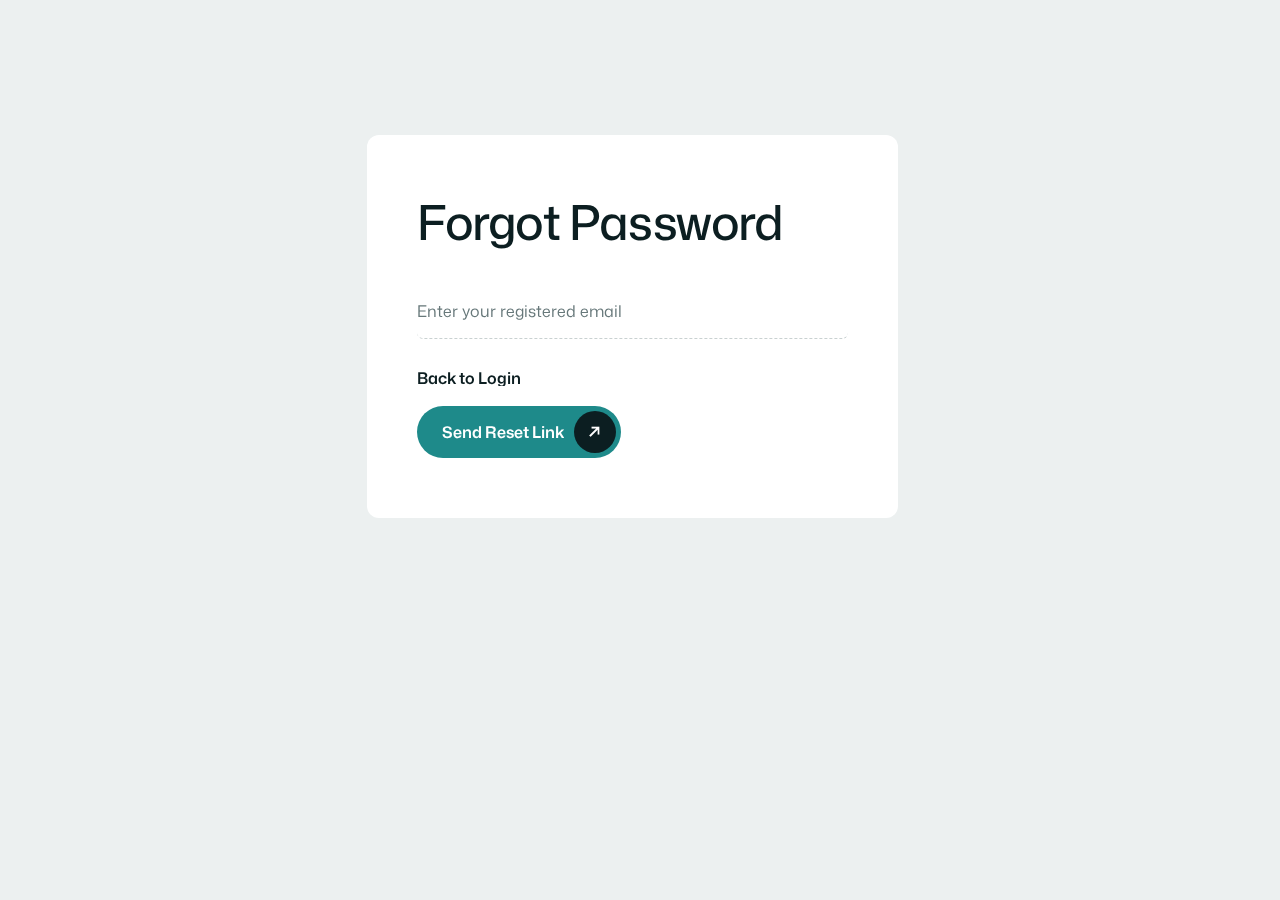
<file: forgot.html>
<!doctype html>
<html class="no-js" lang="en">

<head>
  <meta charset="utf-8">
  <meta http-equiv="x-ua-compatible" content="ie=edge">
  <meta name="viewport" content="width=device-width, initial-scale=1">
  <meta name="description" content="">

  <title>Stackly - Forgot Password</title>

  <link rel="shortcut icon" type="image/x-icon" href="assets/images/fav.png">

  <!-- CSS same as other pages -->
  <link rel="stylesheet" href="assets/css/bootstrap.min.css">
  <link rel="stylesheet" href="assets/css/bexon-icons.css">
  <link rel="stylesheet" href="assets/css/animate.min.css">
  <link rel="stylesheet" href="assets/css/nice-select.css">
  <link rel="stylesheet" href="assets/css/swiper.min.css">
  <link rel="stylesheet" href="assets/css/venobox.min.css">
  <link rel="stylesheet" href="assets/css/odometer-theme-default.css">
  <link rel="stylesheet" href="https://cdnjs.cloudflare.com/ajax/libs/font-awesome/6.5.0/css/all.min.css" />
  <link rel="stylesheet" href="assets/css/meanmenu.css">
  <link rel="stylesheet" href="assets/css/main.css">
  <style> 
   /* Fix password input style */
.form-input input {
    width: 100%;
    height: 55px;
    border: 1px solid #dcdcdc;
    border-radius: 6px;
    padding: 0 15px;
    font-size: 16px;
}

.form-input input:focus {
    border-color: #1c5540;
    outline: none;
}

.form-input .error {
    color: #d9534f;
    font-size: 14px;
    margin-top: 5px;
}

  </style>
</head>

<body>
  

  <div id="smooth-wrapper">
    <div id="smooth-content">
      <main id="primary" class="site-main">
        <div class="top-space-15"></div>

        <!-- Forgot Password Section -->
        <section class="section-gap">
          <div class="container">
            <div class="row justify-content-center">
              <div class="col-lg-6">
                <div class="contact-form">
                  <h2 class="title">Forgot Password</h2>
                  <form id="forgotForm" novalidate>
                    <div class="form-input">
                      
                      <input type="email" name="email" placeholder="Enter your registered email"
                        data-error="Email is required">
                      <p class="error"></p>
                    </div>

                    <div class="mb-3">
                      <a href="login.html" class="text-btn">
                        <span class="btn-text"><span>Back to Login</span></span>
                      </a>
                    </div>

                    <button type="submit" class="tj-primary-btn">
                      <span class="btn-text"><span>Send Reset Link</span></span>
                      <span class="btn-icon"><i class="tji-arrow-right-long"></i></span>
                    </button>
                  </form>
                </div>
              </div>
            </div>
          </div>
        </section>

        

      </main>
    </div>
  </div>

  <!-- JS same as other pages -->
  <script src="assets/js/jquery.min.js"></script>
  <script src="assets/js/bootstrap.bundle.min.js"></script>
  <script src="assets/js/gsap.min.js"></script>
  <script src="assets/js/ScrollSmoother.js"></script>
  <script src="assets/js/gsap-scroll-to-plugin.min.js"></script>
  <script src="assets/js/gsap-scroll-trigger.min.js"></script>
  <script src="assets/js/gsap-split-text.min.js"></script>
  <script src="assets/js/jquery.nice-select.min.js"></script>
  <script src="assets/js/swiper.min.js"></script>
  <script src="assets/js/odometer.min.js"></script>
  <script src="assets/js/venobox.min.js"></script>
  <script src="assets/js/appear.min.js"></script>
  <script src="assets/js/wow.min.js"></script>
  <script src="assets/js/meanmenu.js"></script>
  <script src="assets/js/main.js"></script>

  <!-- Forgot validation -->
  <script>
    document.addEventListener('DOMContentLoaded', function () {
      const form = document.getElementById('forgotForm');

      form.addEventListener('submit', function (e) {
        e.preventDefault();

        let valid = true;
        const inputs = form.querySelectorAll('.form-input input');

        inputs.forEach(function (input) {
          const wrapper = input.closest('.form-input');
          const errorP = wrapper.querySelector('.error');
          if (input.value.trim() === '') {
            valid = false;
            if (errorP) {
              errorP.textContent = input.getAttribute('data-error') || 'This field is required';
            }
          } else {
            if (errorP) {
              errorP.textContent = '';
            }
          }
        });

        if (valid) {
          window.location.href = 'error.html';
        }
      });
    });
  </script>
</body>

</html>
</file>
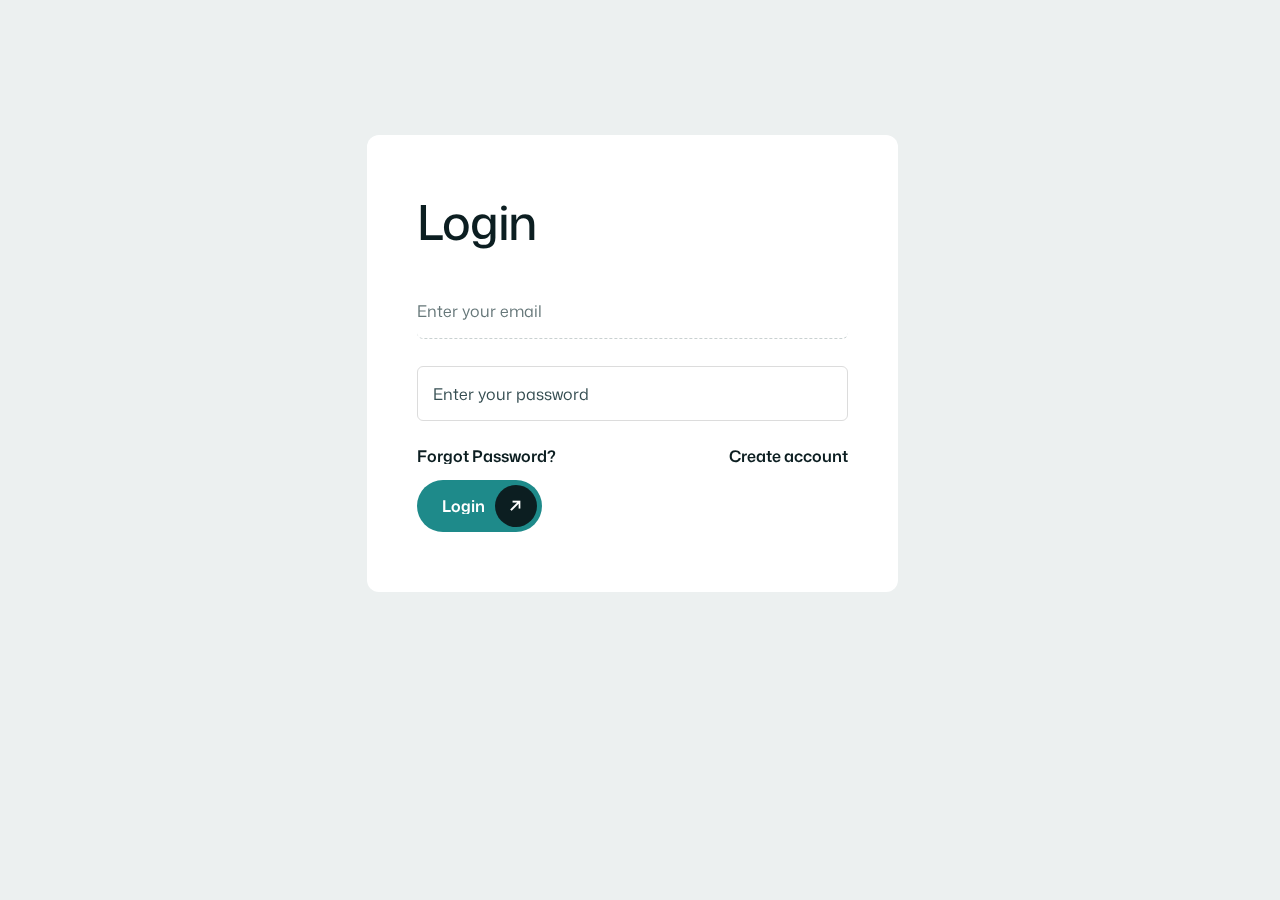
<file: login.html>
<!doctype html>
<html class="no-js" lang="en">

<head>
  <meta charset="utf-8">
  <meta http-equiv="x-ua-compatible" content="ie=edge">
  <meta name="viewport" content="width=device-width, initial-scale=1">
  <meta name="description" content="">

  <title>Stackly - Login</title>

  <link rel="shortcut icon" type="image/x-icon" href="assets/images/fav.png">

  <!-- CSS here -->
  <link rel="stylesheet" href="assets/css/bootstrap.min.css">
  <link rel="stylesheet" href="assets/css/bexon-icons.css">
  <link rel="stylesheet" href="assets/css/animate.min.css">
  <link rel="stylesheet" href="assets/css/nice-select.css">
  <link rel="stylesheet" href="assets/css/swiper.min.css">
  <link rel="stylesheet" href="assets/css/venobox.min.css">
  <link rel="stylesheet" href="assets/css/odometer-theme-default.css">
  <link rel="stylesheet" href="https://cdnjs.cloudflare.com/ajax/libs/font-awesome/6.5.0/css/all.min.css" />
  <link rel="stylesheet" href="assets/css/meanmenu.css">
  <link rel="stylesheet" href="assets/css/main.css">
  <style> 
   /* Fix password input style */
.form-input input {
    width: 100%;
    height: 55px;
    border: 1px solid #dcdcdc;
    border-radius: 6px;
    padding: 0 15px;
    font-size: 16px;
}

.form-input input:focus {
    border-color: #1c5540;
    outline: none;
}

.form-input .error {
    color: #d9534f;
    font-size: 14px;
    margin-top: 5px;
}

  </style>
</head>

<body>
  
  <!-- end: Header Area -->

  <div id="smooth-wrapper">
    <div id="smooth-content">
      <main id="primary" class="site-main">
        <div class="top-space-15"></div>

        <!-- Login Section -->
        <section class="section-gap">
          <div class="container">
            <div class="row justify-content-center">
              <div class="col-lg-6">
                <div class="contact-form">
                  <h2 class="title">Login</h2>
                  <form id="loginForm" novalidate>
                    <div class="form-input">
                      
                      <input type="email" name="email" placeholder="Enter your email" data-error="Email is required">
                      <p class="error"></p>
                    </div>
                    <div class="form-input">
                      
                      <input type="password" name="password" placeholder="Enter your password"
                        data-error="Password is required">
                      <p class="error"></p>
                    </div>
                    <div class="d-flex justify-content-between align-items-center mb-3">
                      <a href="forgot.html" class="text-btn"><span class="btn-text"><span>Forgot Password?</span></span></a>
                      <a href="register.html" class="text-btn"><span class="btn-text"><span>Create account</span></span></a>
                    </div>
                    <button type="submit" class="tj-primary-btn">
                      <span class="btn-text"><span>Login</span></span>
                      <span class="btn-icon"><i class="tji-arrow-right-long"></i></span>
                    </button>
                  </form>
                </div>
              </div>
            </div>
          </div>
        </section>

        
      </main>
    </div>
  </div>

  <!-- JS here -->
  <script src="assets/js/jquery.min.js"></script>
  <script src="assets/js/bootstrap.bundle.min.js"></script>
  <script src="assets/js/gsap.min.js"></script>
  <script src="assets/js/ScrollSmoother.js"></script>
  <script src="assets/js/gsap-scroll-to-plugin.min.js"></script>
  <script src="assets/js/gsap-scroll-trigger.min.js"></script>
  <script src="assets/js/gsap-split-text.min.js"></script>
  <script src="assets/js/jquery.nice-select.min.js"></script>
  <script src="assets/js/swiper.min.js"></script>
  <script src="assets/js/odometer.min.js"></script>
  <script src="assets/js/venobox.min.js"></script>
  <script src="assets/js/appear.min.js"></script>
  <script src="assets/js/wow.min.js"></script>
  <script src="assets/js/meanmenu.js"></script>
  <script src="assets/js/main.js"></script>

  <!-- Login validation -->
  <script>
    document.addEventListener('DOMContentLoaded', function () {
      const form = document.getElementById('loginForm');

      form.addEventListener('submit', function (e) {
        e.preventDefault();

        let valid = true;
        const inputs = form.querySelectorAll('.form-input input');

        inputs.forEach(function (input) {
          const wrapper = input.closest('.form-input');
          const errorP = wrapper.querySelector('.error');
          if (input.value.trim() === '') {
            valid = false;
            if (errorP) {
              errorP.textContent = input.getAttribute('data-error') || 'This field is required';
            }
          } else {
            if (errorP) {
              errorP.textContent = '';
            }
          }
        });

        if (valid) {
          window.location.href = 'error.html';
        }
      });
    });
  </script>
</body>

</html>
</file>
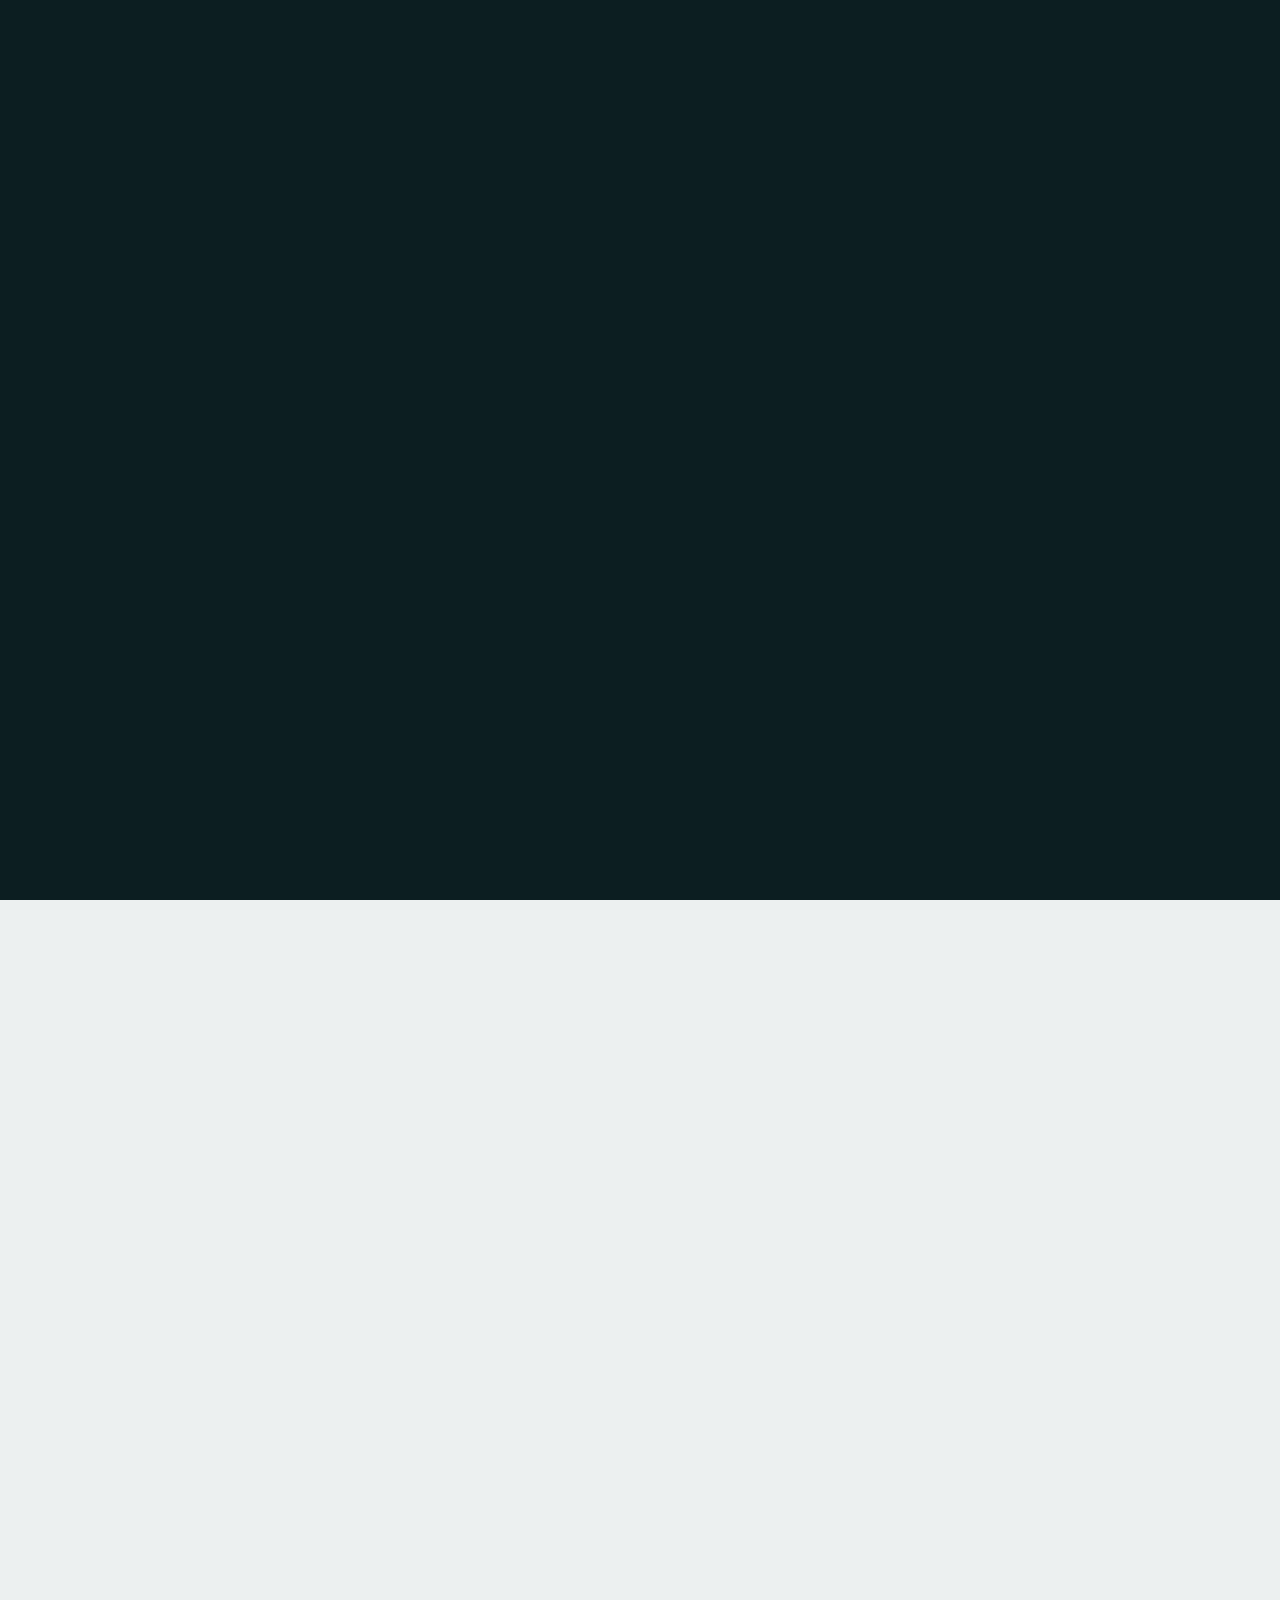
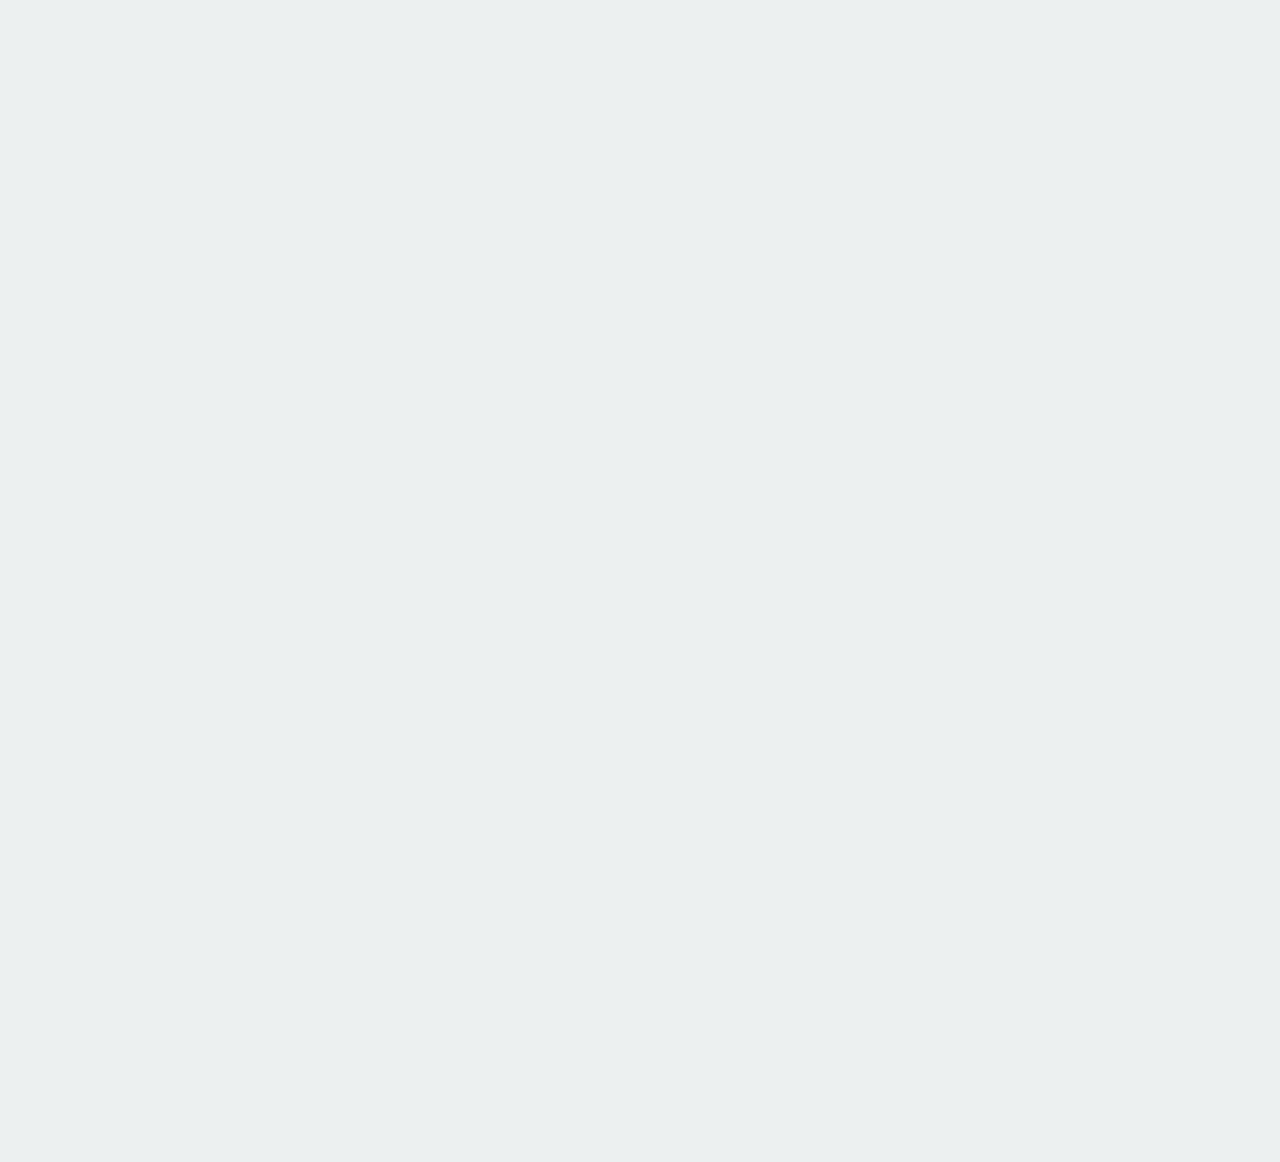
<file: portfolio.html>
<!doctype html>
<html class="no-js" lang="en">

<head>
  <meta charset="utf-8">
  <meta http-equiv="x-ua-compatible" content="ie=edge">
  <meta name="viewport" content="width=device-width, initial-scale=1">
  <meta name="description" content="">

  <!-- Site Title -->
  <title>Stackly - Corporate Business HTML Template</title>

  <!-- Place favicon.ico in the root directory -->
  <link rel="shortcut icon" type="image/x-icon" href="assets/images/fav.png">

  <!-- CSS here -->
  <link rel="stylesheet" href="assets/css/bootstrap.min.css">
  <link rel="stylesheet" href="assets/css/font-awesome-pro.min.css">
  <link rel="stylesheet" href="assets/css/animate.min.css">
  <link rel="stylesheet" href="assets/css/bexon-icons.css">
  <link rel="stylesheet" href="assets/css/nice-select.css">
  <link rel="stylesheet" href="assets/css/swiper.min.css">
  <link rel="stylesheet" href="assets/css/venobox.min.css">
  <link rel="stylesheet" href="assets/css/odometer-theme-default.css">
  <link rel="stylesheet" href="assets/css/meanmenu.css">
  <link rel="stylesheet" href="assets/css/main.css">
</head>

<body>
  <div class="body-overlay"></div>

  <!-- Preloader Start -->
  <div class="tj-preloader is-loading">
    <div class="tj-preloader-inner">
      <div class="tj-preloader-ball-wrap">
        <div class="tj-preloader-ball-inner-wrap">
          <div class="tj-preloader-ball-inner">
            <div class="tj-preloader-ball"></div>
          </div>
          <div class="tj-preloader-ball-shadow"></div>
        </div>
        <div id="tj-weave-anim" class="tj-preloader-text">Loading...</div>
      </div>
    </div>
    <div class="tj-preloader-overlay"></div>
  </div>
  <!-- Preloader end -->

  <!-- back to top start -->
  <div id="tj-back-to-top"><span id="tj-back-to-top-percentage"></span></div>
  <!-- back to top end -->

  <!-- start: Search Popup -->
  <div class="search-popup-overlay"></div>
  <!-- end: Search Popup -->

  <!-- start: Offcanvas Menu -->
  <div class="tj-offcanvas-area d-none d-lg-block">
    <div class="hamburger_bg"></div>
    <div class="hamburger_wrapper">
      <div class="hamburger_inner">
        <div class="hamburger_top d-flex align-items-center justify-content-between">
          <div class="hamburger_logo">
            <a href="index.html" class="mobile_logo">
              <img src="assets/images/logos/logo-2.webp" alt="Logo">
            </a>
          </div>
          <div class="hamburger_close">
            <button class="hamburger_close_btn"><i class="fa-thin fa-times"></i></button>
          </div>
        </div>
        <div class="offcanvas-text">
          <p>Developing personalize our customer journeys to increase satisfaction & loyalty of our expansion recognized
            by industry leaders.</p>
        </div>
        <div class="hamburger-search-area">
          <h5 class="hamburger-title">Search Now!</h5>
          <div class="hamburger_search">
            <form method="get" action="error.html">
              <button type="submit"><i class="tji-search"></i></button>
              <input type="search" autocomplete="off" name="s" value="" placeholder="Search here...">
            </form>
          </div>
        </div>
        <div class="hamburger-infos">
          <h5 class="hamburger-title">Contact Info</h5>
          <div class="contact-info">
            <div class="contact-item">
              <span class="subtitle">Phone</span>
              <a class="contact-link" href="tel:10095447818">+91 7010792745</a>
            </div>
            <div class="contact-item">
              <span class="subtitle">Email</span>
              <a class="contact-link" href="mailto:info@Stackly.com">info@Stackly.com</a>
            </div>
            <div class="contact-item">
              <span class="subtitle">Location</span>
              <span class="contact-link">Stackly, salem</span>
            </div>
          </div>
        </div>
      </div>
      <div class="hamburger-socials">
        <h5 class="hamburger-title">Follow Us</h5>
        <div class="social-links style-3">
          <ul>
            <li><a href="https://www.facebook.com/" target="_blank"><i class="fa-brands fa-facebook-f"></i></a>
            </li>
            <li><a href="https://www.instagram.com/" target="_blank"><i class="fa-brands fa-instagram"></i></a>
            </li>
            <li><a href="https://x.com/" target="_blank"><i class="fa-brands fa-x-twitter"></i></a></li>
            <li><a href="https://www.linkedin.com/" target="_blank"><i class="fa-brands fa-linkedin-in"></i></a>
            </li>
          </ul>
        </div>
      </div>
    </div>
  </div>
  <!-- end: Offcanvas Menu -->

  <!-- start: Hamburger Menu -->
  <div class="hamburger-area d-lg-none">
    <div class="hamburger_bg"></div>
    <div class="hamburger_wrapper">
      <div class="hamburger_inner">
        <div class="hamburger_top d-flex align-items-center justify-content-between">
          <div class="hamburger_logo">
            <a href="index.html" class="mobile_logo">
              <img src="assets/images/logos/logo-2.webp" alt="Logo">
            </a>
          </div>
          <div class="hamburger_close">
            <button class="hamburger_close_btn"><i class="fa-thin fa-times"></i></button>
          </div>
        </div>
        <div class="hamburger_menu">
          <div class="mobile_menu"></div>
        </div>
        <div class="hamburger-infos">
          <h5 class="hamburger-title">Contact Info</h5>
          <div class="contact-info">
            <div class="contact-item">
              <span class="subtitle">Phone</span>
              <a class="contact-link" href="tel:8089091313">+91 7010792745</a>
            </div>
            <div class="contact-item">
              <span class="subtitle">Email</span>
              <a class="contact-link" href="mailto:info@Stackly.com">info@Stackly.com</a>
            </div>
            <div class="contact-item">
              <span class="subtitle">Location</span>
              <span class="contact-link">Stackly, salem</span>
            </div>
          </div>
        </div>
      </div>
      <div class="hamburger-socials">
        <h5 class="hamburger-title">Follow Us</h5>
        <div class="social-links style-3">
          <ul>
            <li><a href="https://www.facebook.com/" target="_blank"><i class="fa-brands fa-facebook-f"></i></a>
            </li>
            <li><a href="https://www.instagram.com/" target="_blank"><i class="fa-brands fa-instagram"></i></a>
            </li>
            <li><a href="https://x.com/" target="_blank"><i class="fa-brands fa-x-twitter"></i></a></li>
            <li><a href="https://www.linkedin.com/" target="_blank"><i class="fa-brands fa-linkedin-in"></i></a>
            </li>
          </ul>
        </div>
      </div>
    </div>
  </div>
  <!-- end: Hamburger Menu -->

  <!-- start: Header Area -->
  <header class="header-area header-1 section-gap-x">
    <div class="container-fluid">
      <div class="row">
        <div class="col-12">
          <div class="header-wrapper">
            <!-- site logo -->
            <div class="site_logo">
              <a class="logo" href="index.html"><img src="assets/images/logos/logo.webp" alt=""></a>
            </div>

            <!-- navigation -->
            <div class="menu-area d-none d-lg-inline-flex align-items-center">
              <nav id="mobile-menu" class="mainmenu">
    <ul>
        <li class="has-dropdown">
            <a href="index.html">Home</a>
            <ul class="sub-menu">
                <li><a href="index.html">Home 1</a></li>
                <li><a href="index-2.html">Home 2</a></li>
            </ul>
        </li>

        <li><a href="about.html">About Us</a></li>

        <li >
            <a href="service.html">Services</a>
            
        </li>

        <li >
            <a href="portfolio.html">Portfolio</a>
            
        </li>

        <li >
            <a href="blog-grid.html">Blog</a>
            
        </li>

        <li><a href="contact.html">Contact</a></li>
        <li>
    <a href="login.html" class="nav-login-btn">Login</a>
</li>

    </ul>
</nav>
            </div>

            <!-- header right info -->
            <div class="header-right-item d-none d-lg-inline-flex">
              
              <div class="header-button">
                <a class="tj-primary-btn" href="error.html">
                  <span class="btn-text"><span>Let’s Talk</span></span>
                  <span class="btn-icon"><i class="tji-arrow-right-long"></i></span>
                </a>
              </div>
              <div class="menu_bar menu_offcanvas d-none d-lg-inline-flex">
                <span></span>
                <span></span>
                <span></span>
              </div>
            </div>

            <!-- menu bar -->
            <div class="menu_bar mobile_menu_bar d-lg-none">
              <span></span>
              <span></span>
              <span></span>
            </div>
          </div>
        </div>
      </div>
    </div>

    <!-- Search Popup -->
    <div class="search_popup">
      <div class="container">
        <div class="row justify-content-center">
          <div class="col-8">
            <div class="tj_search_wrapper">
              <div class="search_form">
                <form action="error.html">
                  <div class="search_input">
                    <div class="search-box">
                      <input class="search-form-input" type="text" placeholder="Type Words and Hit Enter" required>
                      <button type="submit">
                        <i class="tji-search"></i>
                      </button>
                    </div>
                  </div>
                </form>
              </div>
            </div>
          </div>
        </div>
      </div>
    </div>
  </header>
  <!-- end: Header Area -->

  <div id="smooth-wrapper">
    <div id="smooth-content">
      <main id="primary" class="site-main">
        <div class="space-for-header"></div>
        <!-- start: Breadcrumb Section -->
        <section class="tj-page-header section-gap-x" data-bg-image="assets/images/bg/pheader-bg.webp">
          <div class="container">
            <div class="row">
              <div class="col-lg-12">
                <div class="tj-page-header-content text-center">
                  <h1 class="tj-page-title">Portfolio</h1>
                  <div class="tj-page-link">
                    <span><i class="tji-home"></i></span>
                    <span>
                      <a href="index.html">Home</a>
                    </span>
                    <span><i class="tji-arrow-right"></i></span>
                    <span>
                      <span>Portfolio</span>
                    </span>
                  </div>
                </div>
              </div>
            </div>
          </div>
          <div class="page-header-overlay" data-bg-image="assets/images/shape/pheader-overlay.webp"></div>
        </section>
        <!-- end: Breadcrumb Section -->

        <!-- start: Project Section -->
        <section class="tj-project-section section-gap">
          <div class="container">
            <div class="row row-gap-4">
              <div class="col-xl-4 col-md-6">
                <div class="project-item wow fadeInUp" data-wow-delay=".1s">
                  <div class="project-img">
                    <img src="assets/images/project/project-6.webp" alt="">
                  </div>
                  <div class="project-content">
                    <span class="categories"><a href="portfolio-details.html">Business</a></span>
                    <div class="project-text">
                      <h4 class="title"><a href="portfolio-details.html">Event Management Platform</a></h4>
                      <a class="project-btn" href="portfolio-details.html">
                        <i class="tji-arrow-right-big"></i>
                      </a>
                    </div>
                  </div>
                </div>
              </div>
              <div class="col-xl-4 col-md-6">
                <div class="project-item wow fadeInUp" data-wow-delay=".3s">
                  <div class="project-img">
                    <img src="assets/images/project/project-7.webp" alt="">
                  </div>
                  <div class="project-content">
                    <span class="categories"><a href="portfolio-details.html">Business</a></span>
                    <div class="project-text">
                      <h4 class="title"><a href="portfolio-details.html">Rebranding Strategy for a Growing</a></h4>
                      <a class="project-btn" href="portfolio-details.html">
                        <i class="tji-arrow-right-big"></i>
                      </a>
                    </div>
                  </div>
                </div>
              </div>
              <div class="col-xl-4 col-md-6">
                <div class="project-item wow fadeInUp" data-wow-delay=".5s">
                  <div class="project-img">
                    <img src="assets/images/project/project-8.webp" alt="">
                  </div>
                  <div class="project-content">
                    <span class="categories"><a href="portfolio-details.html">Business</a></span>
                    <div class="project-text">
                      <h4 class="title"><a href="portfolio-details.html">Interactive Learning Platform</a></h4>
                      <a class="project-btn" href="portfolio-details.html">
                        <i class="tji-arrow-right-big"></i>
                      </a>
                    </div>
                  </div>
                </div>
              </div>
              <div class="col-xl-4 col-md-6">
                <div class="project-item wow fadeInUp" data-wow-delay=".7s">
                  <div class="project-img">
                    <img src="assets/images/project/project-9.webp" alt="">
                  </div>
                  <div class="project-content">
                    <span class="categories"><a href="portfolio-details.html">Business</a></span>
                    <div class="project-text">
                      <h4 class="title"><a href="portfolio-details.html">Environmental Impact Dashboard</a></h4>
                      <a class="project-btn" href="portfolio-details.html">
                        <i class="tji-arrow-right-big"></i>
                      </a>
                    </div>
                  </div>
                </div>
              </div>
              <div class="col-xl-4 col-md-6">
                <div class="project-item wow fadeInUp" data-wow-delay=".9s">
                  <div class="project-img">
                    <img src="assets/images/project/project-8.webp" alt="">
                  </div>
                  <div class="project-content">
                    <span class="categories"><a href="portfolio-details.html">Business</a></span>
                    <div class="project-text">
                      <h4 class="title"><a href="portfolio-details.html">Interactive Learning Platform</a></h4>
                      <a class="project-btn" href="portfolio-details.html">
                        <i class="tji-arrow-right-big"></i>
                      </a>
                    </div>
                  </div>
                </div>
              </div>
              <div class="col-xl-4 col-md-6">
                <div class="project-item wow fadeInUp" data-wow-delay="1s">
                  <div class="project-img">
                    <img src="assets/images/project/project-7.webp" alt="">
                  </div>
                  <div class="project-content">
                    <span class="categories"><a href="portfolio-details.html">Business</a></span>
                    <div class="project-text">
                      <h4 class="title"><a href="portfolio-details.html">Rebranding Strategy for a Growing</a></h4>
                      <a class="project-btn" href="portfolio-details.html">
                        <i class="tji-arrow-right-big"></i>
                      </a>
                    </div>
                  </div>
                </div>
              </div>
            </div>
            <div class="tj-pagination d-flex justify-content-center">
              <ul>
                <li>
                  <span aria-current="page" class="page-numbers current">1</span>
                </li>
                <li>
                  <a class="page-numbers" href="error.html">2</a>
                </li>
                <li>
                  <a class="page-numbers" href="error.html">3</a>
                </li>
                <li>
                  <a class="next page-numbers" href="error.html"><i class="tji-arrow-right-long"></i></a>
                </li>
              </ul>
            </div>
          </div>
        </section>
        <!-- end: Project Section -->

        <!-- start: Cta Section -->
        <section class="tj-cta-section">
          <div class="container">
            <div class="row">
              <div class="col-12">
                <div class="cta-area">
                  <div class="cta-content">
                    <h2 class="title title-anim">Let’s Build Future Together.</h2>
                    <div class="cta-btn wow fadeInUp" data-wow-delay=".6s">
                      <a class="tj-primary-btn btn-dark" href="contact.html">
                        <span class="btn-text"><span>Get Started Now</span></span>
                        <span class="btn-icon"><i class="tji-arrow-right-long"></i></span>
                      </a>
                    </div>
                  </div>
                  <div class="cta-img">
                    <img src="assets/images/cta/cta-bg.webp" alt="">
                  </div>
                </div>
              </div>
            </div>
          </div>
        </section>
        <!-- end: Cta Section -->
      </main>

      <!-- start: Footer Section -->
      <footer class="tj-footer-section footer-1 section-gap-x">
        <div class="footer-main-area">
          <div class="container">
            <div class="row justify-content-between">
              <div class="col-xl-3 col-lg-4 col-md-6">
                <div class="footer-widget wow fadeInUp" data-wow-delay=".1s">
                  <div class="footer-logo">
                    <a href="index.html">
                      <img src="assets/images/logos/logo.webp" alt="Logos">
                    </a>
                  </div>
                  <div class="footer-text">
                    <p>Developing personalze our customer journeys to increase satisfaction & loyalty of our expansion.
                    </p>
                  </div>
                  <div class="award-logo-area">
                    <div class="award-logo">
                      <img src="assets/images/footer/award-logo-1.webp" alt="">
                    </div>
                    <div class="award-logo">
                      <img src="assets/images/footer/award-logo-2.webp" alt="">
                    </div>
                  </div>
                </div>
              </div>
              <div class="col-xl-3 col-lg-4 col-md-6">
                <div class="footer-widget widget-nav-menu wow fadeInUp" data-wow-delay=".3s">
                  <h5 class="title">Services</h5>
                  <ul>
                    <li><a href="error.html">Customer Experience</a></li>
                    <li><a href="error.html">Training Programs</a></li>
                    <li><a href="error.html">Business Strategy</a></li>
                    <li><a href="error.html">Training Program</a></li>
                    <li><a href="error.html">ESG Consulting</a></li>
                    <li><a href="error.html">Development Hub</a></li>
                  </ul>
                </div>
              </div>
              <div class="col-xl-2 col-lg-4 col-md-6">
                <div class="footer-widget widget-nav-menu wow fadeInUp" data-wow-delay=".5s">
                  <h5 class="title">Resources</h5>
                  <ul>
                    <li><a href="error.html">Contact us</a></li>
                    <li><a href="error.html">Team Member</a></li>
                    <li><a href="error.html">Recognitions</a></li>
                    <li><a href="careers.html">Careers <span class="badge">New</span></a></li>
                    <li><a href="error.html">News</a></li>
                    <li><a href="error.html">Feedback</a></li>
                  </ul>
                </div>
              </div>
              <div class="col-xl-4 col-lg-5 col-md-6">
                <div class="footer-widget widget-subscribe wow fadeInUp" data-wow-delay=".7s">
                  <h3 class="title">Subscribe to Our Newsletter.</h3>
                  <div class="subscribe-form">
                    <form action="error.html">
                      <input type="email" name="email" placeholder="Enter email" required>
                      <button type="submit"><i class="tji-plane"></i></button>
                      <label for="agree"><input id="agree" type="checkbox">Agree to our <a href="error.html">Terms &
                          Condition?</a></label>
                    </form>
                  </div>
                </div>
              </div>
            </div>
          </div>
        </div>
        <div class="tj-copyright-area">
          <div class="container">
            <div class="row">
              <div class="col-12">
                <div class="copyright-content-area">
                  <div class="footer-contact">
                    <ul>
                      <li>
                        <a href="tel:10095447818">
                          <span class="icon"><i class="tji-phone-2"></i></span>
                          <span class="text">+91 7010792745</span>
                        </a>
                      </li>
                      <li>
                        <a href="mailto:info@Stackly.com">
                          <span class="icon"><i class="tji-envelop-2"></i></span>
                          <span class="text">info@Stackly.com</span>
                        </a>
                      </li>
                    </ul>
                  </div>
                  <div class="social-links">
                    <ul>
                      <li><a href="https://www.facebook.com/" target="_blank"><i
                            class="fa-brands fa-facebook-f"></i></a>
                      </li>
                      <li><a href="https://www.instagram.com/" target="_blank"><i
                            class="fa-brands fa-instagram"></i></a>
                      </li>
                      <li><a href="https://x.com/" target="_blank"><i class="fa-brands fa-x-twitter"></i></a></li>
                      <li><a href="https://www.linkedin.com/" target="_blank"><i
                            class="fa-brands fa-linkedin-in"></i></a>
                      </li>
                    </ul>
                  </div>
                  <div class="copyright-text">
                    <p>&copy; 2025 <a href=""
                        target="_blank">Stackly</a>
                      All right reserved</p>
                  </div>
                </div>
              </div>
            </div>
          </div>
        </div>
        <div class="bg-shape-1">
          <img src="assets/images/shape/pattern-2.svg" alt="">
        </div>
        <div class="bg-shape-2">
          <img src="assets/images/shape/pattern-3.svg" alt="">
        </div>
      </footer>
      <!-- end: Footer Section -->
    </div>
  </div>
  <!-- JS here -->
  <script src="assets/js/jquery.min.js"></script>
  <script src="assets/js/bootstrap.bundle.min.js"></script>
  <script src="assets/js/gsap.min.js"></script>
  <script src="assets/js/ScrollSmoother.js"></script>
  <script src="assets/js/gsap-scroll-to-plugin.min.js"></script>
  <script src="assets/js/gsap-scroll-trigger.min.js"></script>
  <script src="assets/js/gsap-split-text.min.js"></script>
  <script src="assets/js/jquery.nice-select.min.js"></script>
  <script src="assets/js/swiper.min.js"></script>
  <script src="assets/js/odometer.min.js"></script>
  <script src="assets/js/venobox.min.js"></script>
  <script src="assets/js/appear.min.js"></script>
  <script src="assets/js/wow.min.js"></script>
  <script src="assets/js/meanmenu.js"></script>
  <script src="assets/js/main.js"></script>
</body>

</html>
</file>
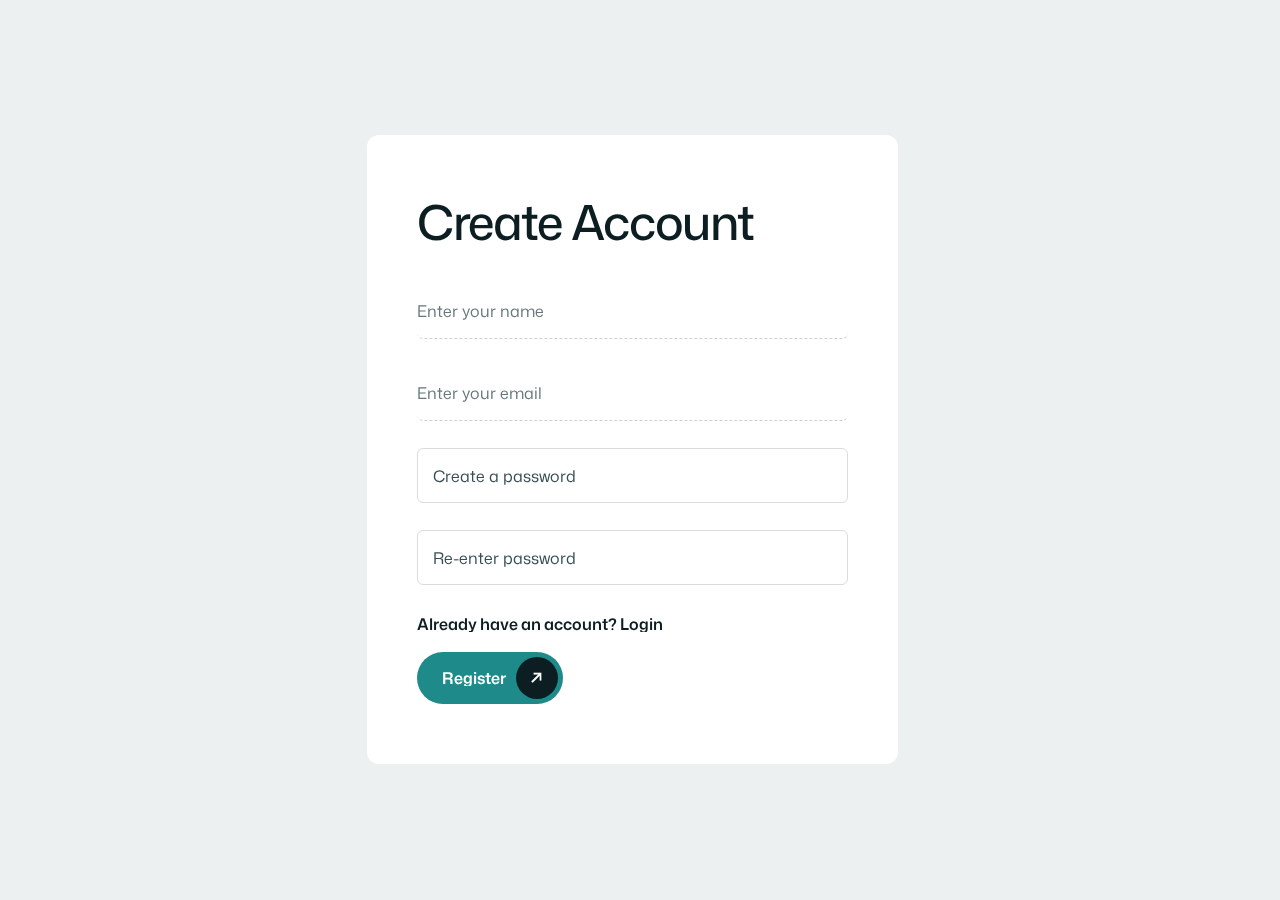
<file: register.html>
<!doctype html>
<html class="no-js" lang="en">

<head>
  <meta charset="utf-8">
  <meta http-equiv="x-ua-compatible" content="ie=edge">
  <meta name="viewport" content="width=device-width, initial-scale=1">
  <meta name="description" content="">

  <title>Stackly - Register</title>

  <link rel="shortcut icon" type="image/x-icon" href="assets/images/fav.png">

  <!-- CSS here (same as login) -->
  <link rel="stylesheet" href="assets/css/bootstrap.min.css">
  <link rel="stylesheet" href="assets/css/bexon-icons.css">
  <link rel="stylesheet" href="assets/css/animate.min.css">
  <link rel="stylesheet" href="assets/css/nice-select.css">
  <link rel="stylesheet" href="assets/css/swiper.min.css">
  <link rel="stylesheet" href="assets/css/venobox.min.css">
  <link rel="stylesheet" href="assets/css/odometer-theme-default.css">
  <link rel="stylesheet" href="https://cdnjs.cloudflare.com/ajax/libs/font-awesome/6.5.0/css/all.min.css" />
  <link rel="stylesheet" href="assets/css/meanmenu.css">
  <link rel="stylesheet" href="assets/css/main.css">
  <style> 
   /* Fix password input style */
.form-input input {
    width: 100%;
    height: 55px;
    border: 1px solid #dcdcdc;
    border-radius: 6px;
    padding: 0 15px;
    font-size: 16px;
}

.form-input input:focus {
    border-color: #1c5540;
    outline: none;
}

.form-input .error {
    color: #d9534f;
    font-size: 14px;
    margin-top: 5px;
}

  </style>
</head>

<body>
  

  <div id="smooth-wrapper">
    <div id="smooth-content">
      <main id="primary" class="site-main">
        <div class="top-space-15"></div>

        <!-- Register Section -->
        <section class="section-gap">
          <div class="container">
            <div class="row justify-content-center">
              <div class="col-lg-6">
                <div class="contact-form">
                  <h2 class="title">Create Account</h2>
                  <form id="registerForm" novalidate>
                    <div class="form-input">
                      
                      <input type="text" name="name" placeholder="Enter your name"
                        data-error="Name is required">
                      <p class="error"></p>
                    </div>
                    <div class="form-input">
                      
                      <input type="email" name="email" placeholder="Enter your email"
                        data-error="Email is required">
                      <p class="error"></p>
                    </div>
                    <div class="form-input">
                     
                      <input type="password" name="password" placeholder="Create a password"
                        data-error="Password is required">
                      <p class="error"></p>
                    </div>
                    <div class="form-input">
                      
                      <input type="password" name="confirm_password" placeholder="Re-enter password"
                        data-error="Confirm password is required">
                      <p class="error"></p>
                    </div>

                    <div class="mb-3">
                      <a href="login.html" class="text-btn">
                        <span class="btn-text"><span>Already have an account? Login</span></span>
                      </a>
                    </div>

                    <button type="submit" class="tj-primary-btn">
                      <span class="btn-text"><span>Register</span></span>
                      <span class="btn-icon"><i class="tji-arrow-right-long"></i></span>
                    </button>
                  </form>
                </div>
              </div>
            </div>
          </div>
        </section>

        

      </main>
    </div>
  </div>

  <!-- JS here (same as login.html) -->
  <script src="assets/js/jquery.min.js"></script>
  <script src="assets/js/bootstrap.bundle.min.js"></script>
  <script src="assets/js/gsap.min.js"></script>
  <script src="assets/js/ScrollSmoother.js"></script>
  <script src="assets/js/gsap-scroll-to-plugin.min.js"></script>
  <script src="assets/js/gsap-scroll-trigger.min.js"></script>
  <script src="assets/js/gsap-split-text.min.js"></script>
  <script src="assets/js/jquery.nice-select.min.js"></script>
  <script src="assets/js/swiper.min.js"></script>
  <script src="assets/js/odometer.min.js"></script>
  <script src="assets/js/venobox.min.js"></script>
  <script src="assets/js/appear.min.js"></script>
  <script src="assets/js/wow.min.js"></script>
  <script src="assets/js/meanmenu.js"></script>
  <script src="assets/js/main.js"></script>

  <!-- Register validation -->
  <script>
    document.addEventListener('DOMContentLoaded', function () {
      const form = document.getElementById('registerForm');

      form.addEventListener('submit', function (e) {
        e.preventDefault();

        let valid = true;
        const inputs = form.querySelectorAll('.form-input input');

        inputs.forEach(function (input) {
          const wrapper = input.closest('.form-input');
          const errorP = wrapper.querySelector('.error');
          if (input.value.trim() === '') {
            valid = false;
            if (errorP) {
              errorP.textContent = input.getAttribute('data-error') || 'This field is required';
            }
          } else {
            if (errorP) {
              errorP.textContent = '';
            }
          }
        });

        if (valid) {
          window.location.href = 'error.html';
        }
      });
    });
  </script>
</body>

</html>
</file>
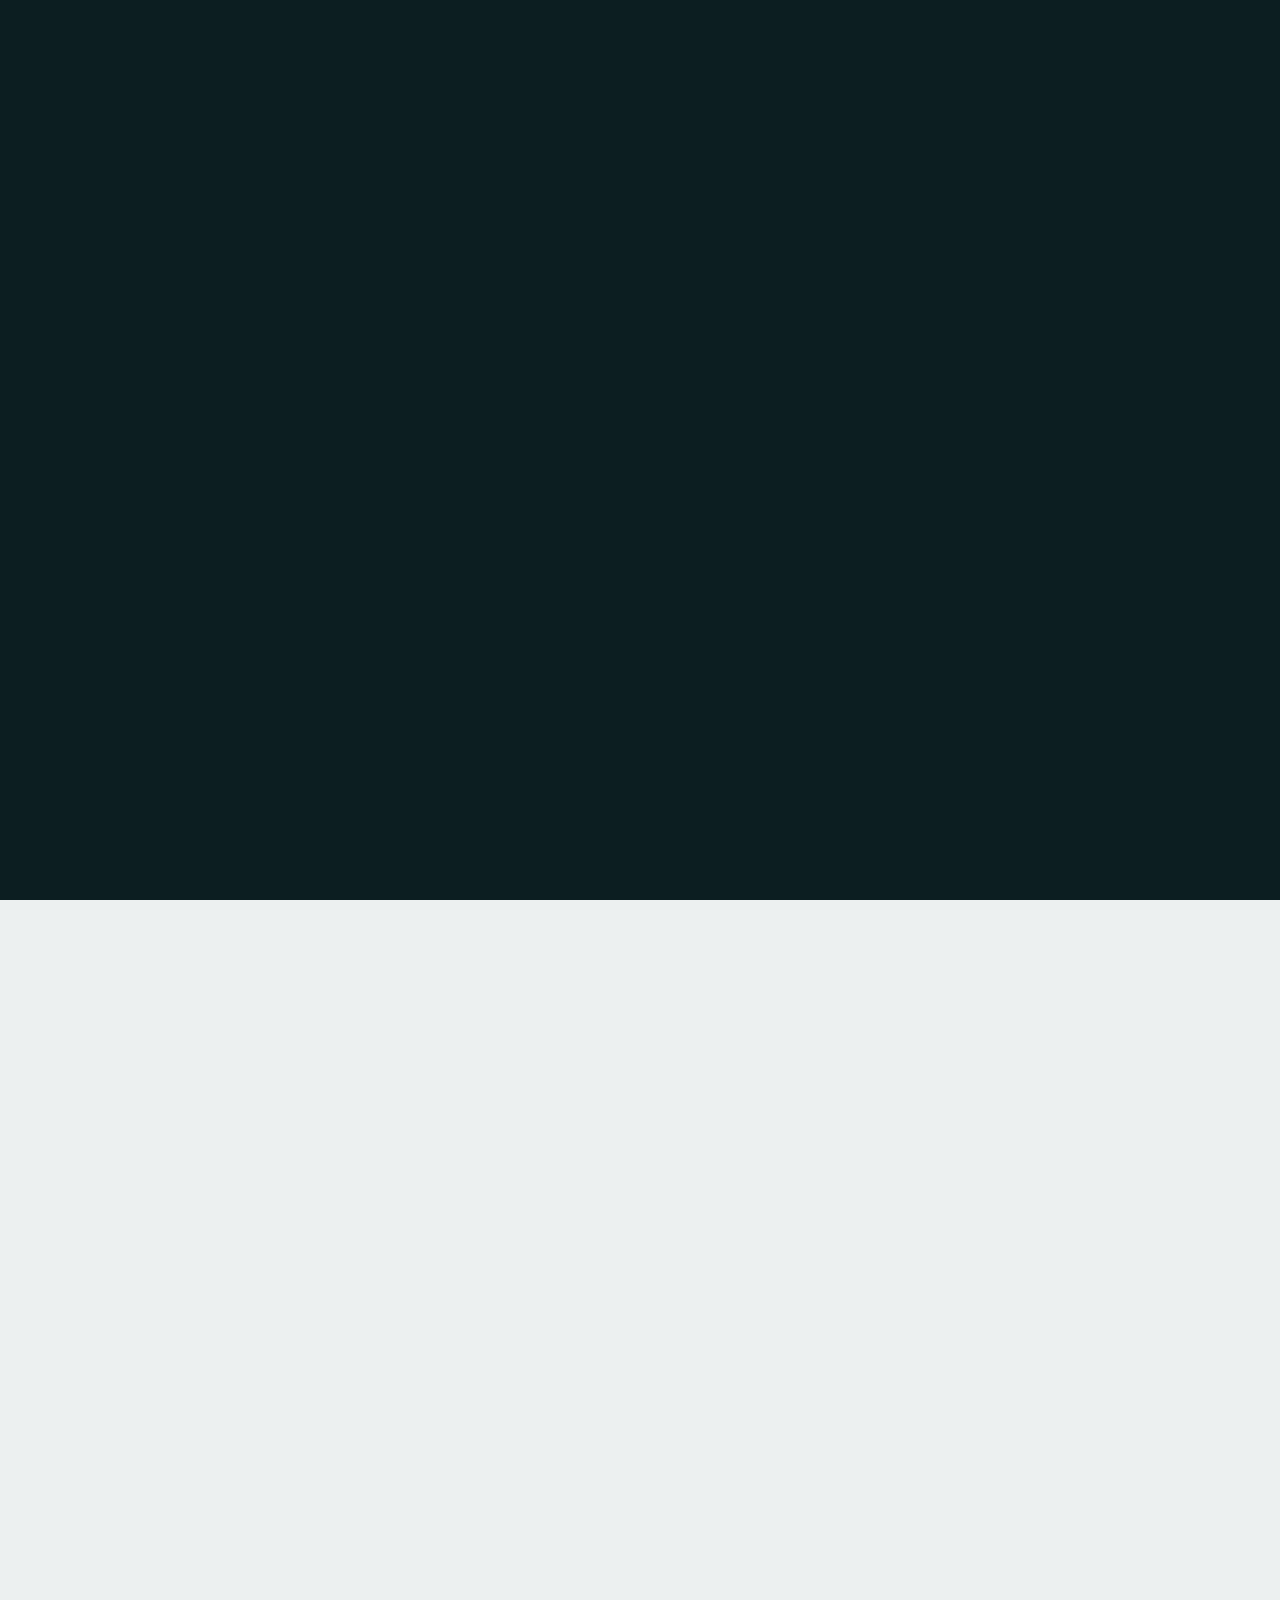
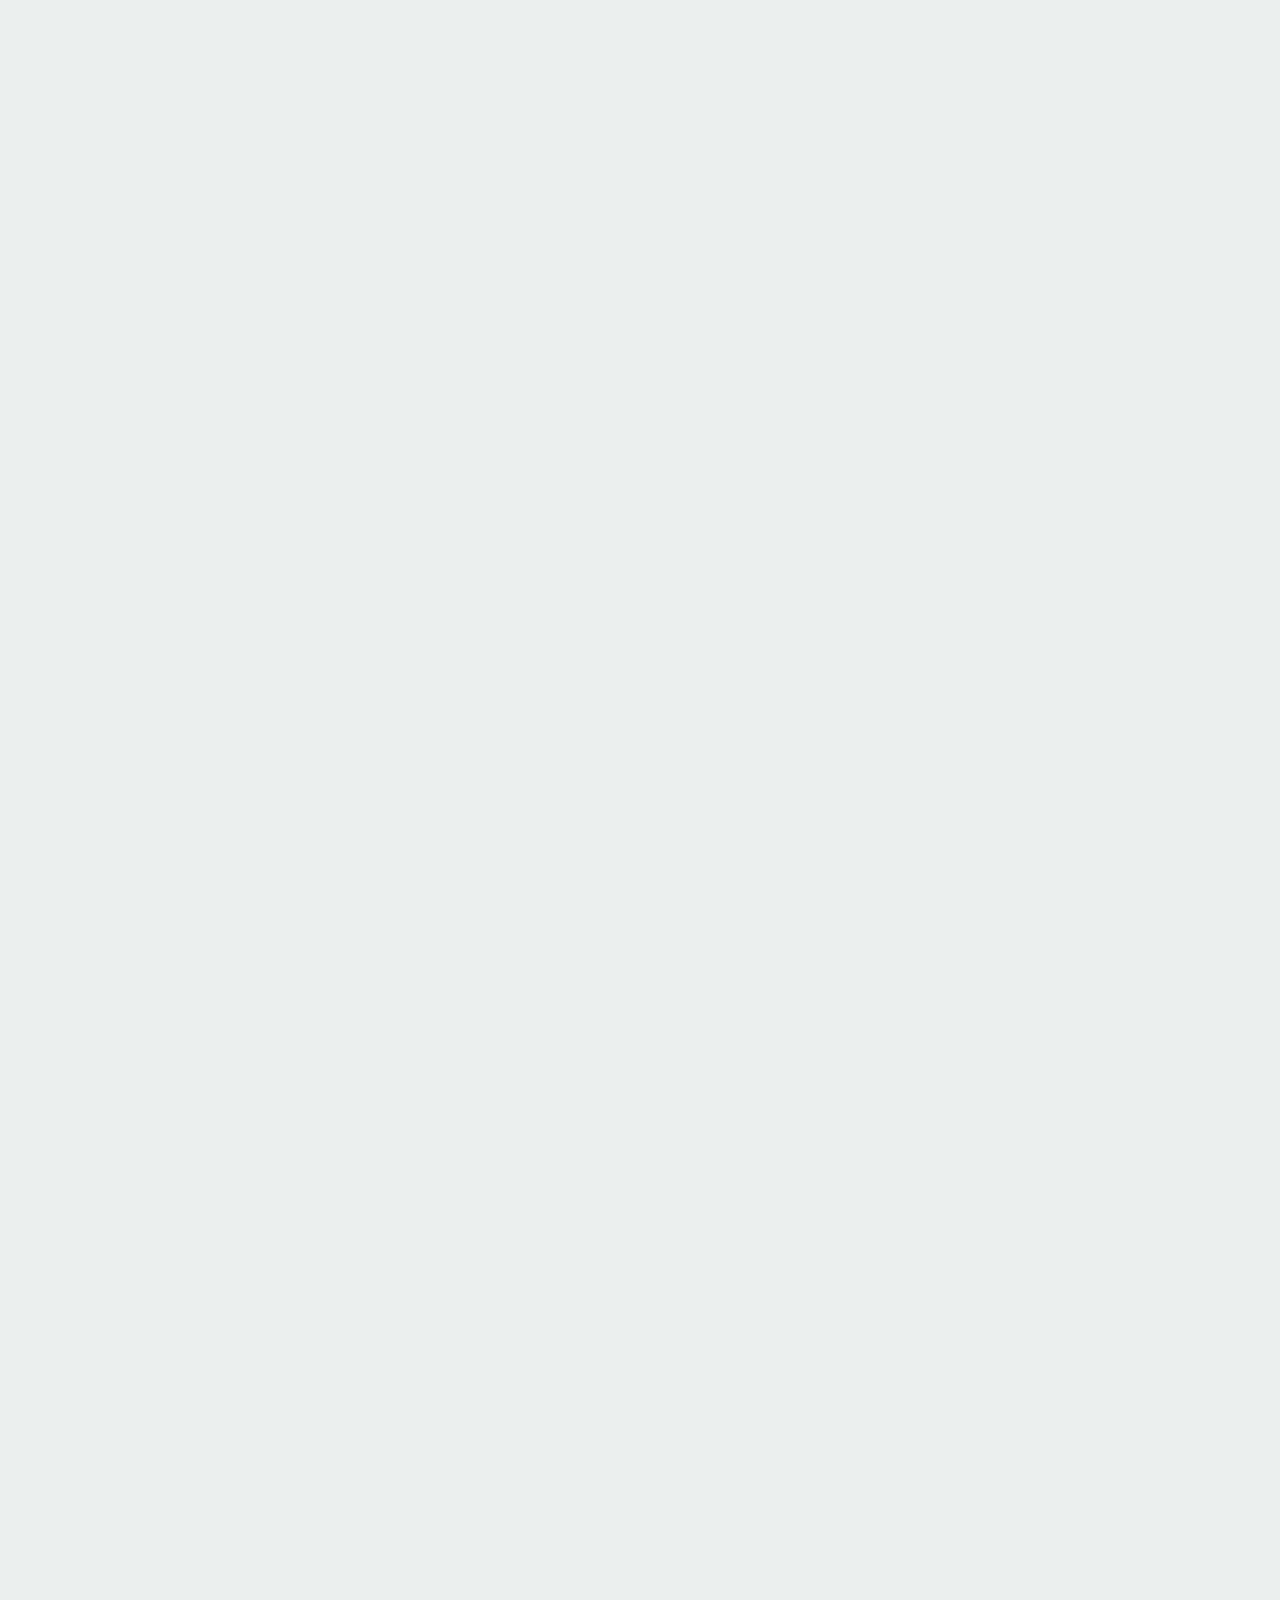
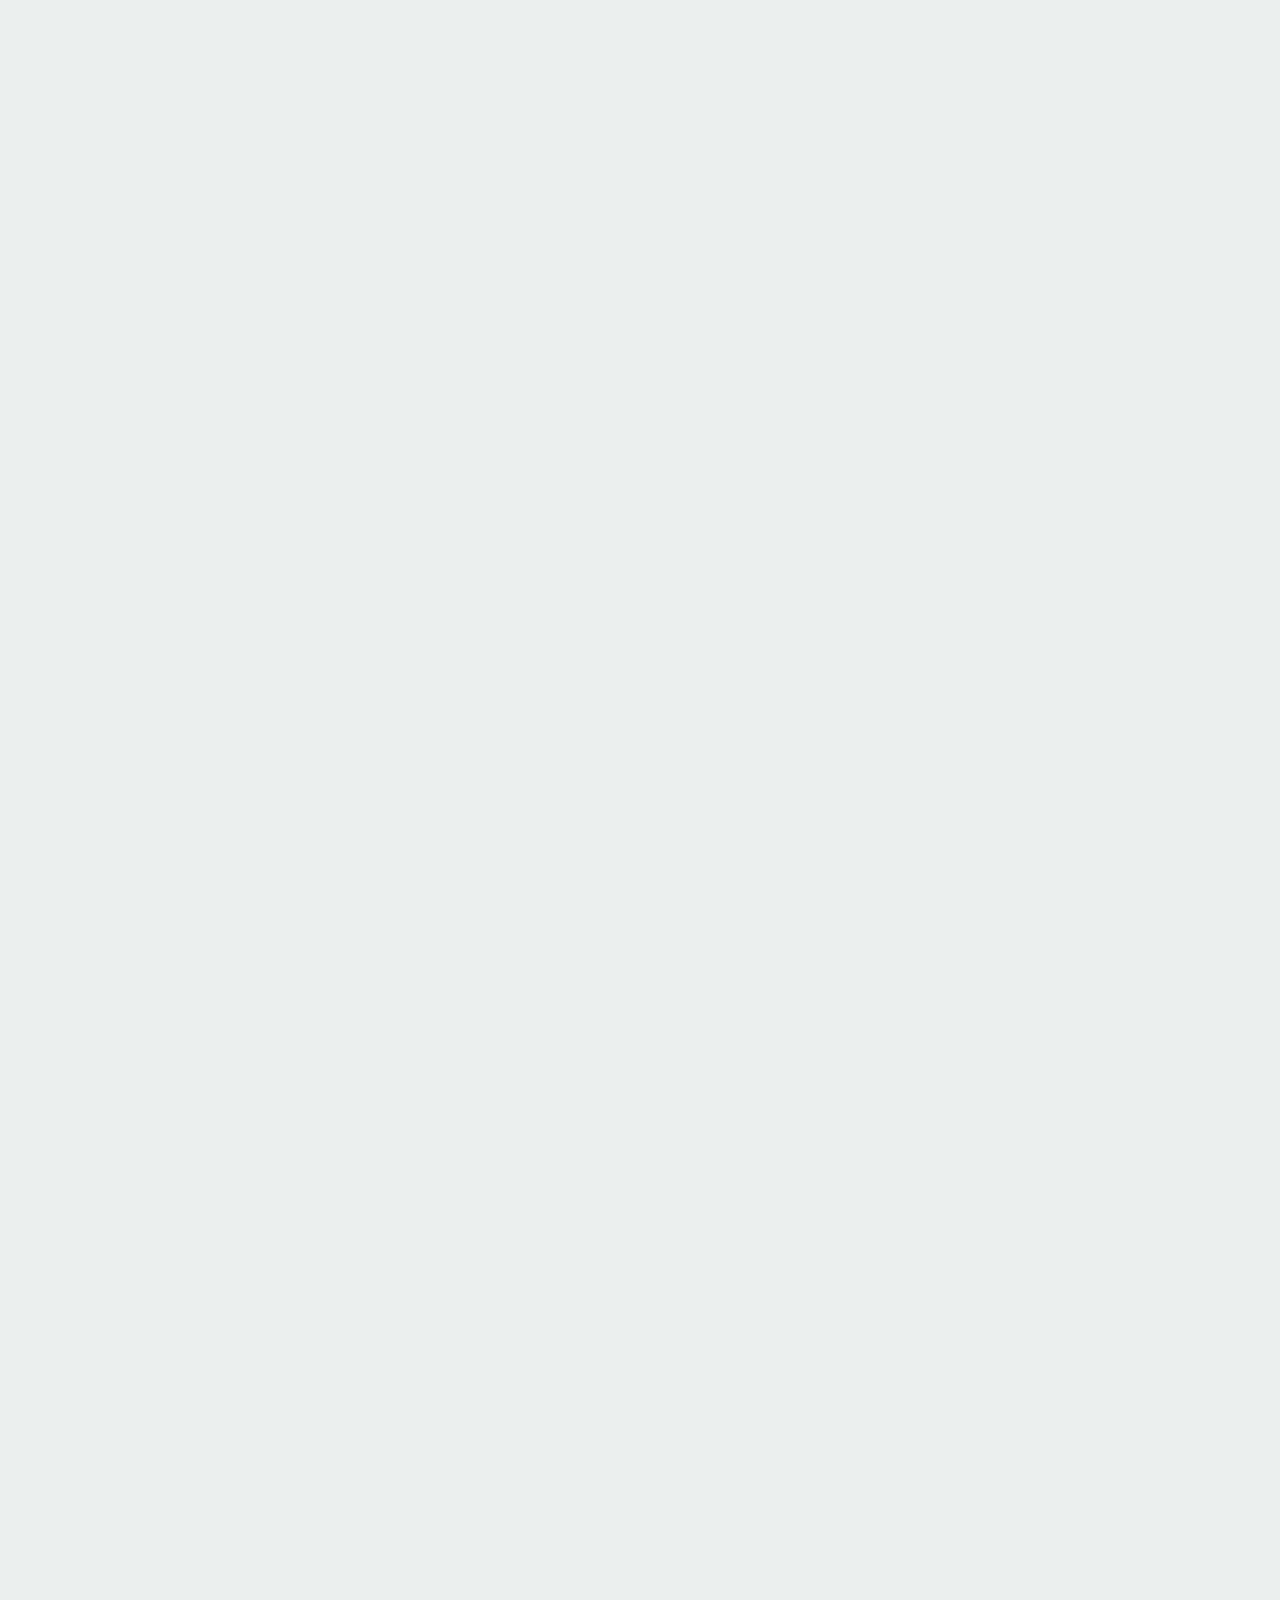
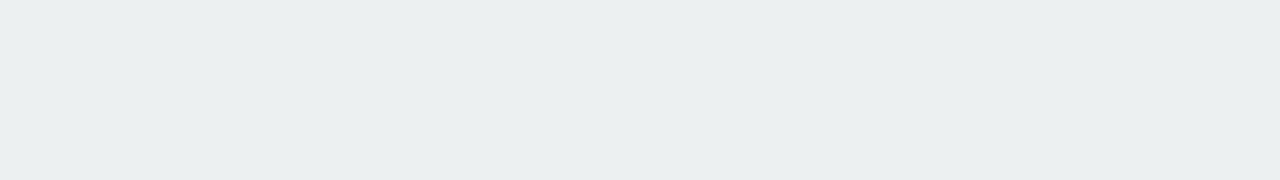
<file: service.html>
<!doctype html>
<html class="no-js" lang="en">

<head>
  <meta charset="utf-8">
  <meta http-equiv="x-ua-compatible" content="ie=edge">
  <meta name="viewport" content="width=device-width, initial-scale=1">
  <meta name="description" content="">

  <!-- Site Title -->
  <title>Stackly - Corporate Business HTML Template</title>

  <!-- Place favicon.ico in the root directory -->
  <link rel="shortcut icon" type="image/x-icon" href="assets/images/fav.png">

  <!-- CSS here -->
  <link rel="stylesheet" href="assets/css/bootstrap.min.css">
  <link rel="stylesheet" href="assets/css/font-awesome-pro.min.css">
  <link rel="stylesheet" href="assets/css/animate.min.css">
  <link rel="stylesheet" href="assets/css/bexon-icons.css">
  <link rel="stylesheet" href="assets/css/nice-select.css">
  <link rel="stylesheet" href="assets/css/swiper.min.css">
  <link rel="stylesheet" href="assets/css/venobox.min.css">
  <link rel="stylesheet" href="assets/css/odometer-theme-default.css">
  <link rel="stylesheet" href="assets/css/meanmenu.css">
  <link rel="stylesheet" href="assets/css/main.css">
</head>

<body>
  <div class="body-overlay"></div>

  <!-- Preloader Start -->
  <div class="tj-preloader is-loading">
    <div class="tj-preloader-inner">
      <div class="tj-preloader-ball-wrap">
        <div class="tj-preloader-ball-inner-wrap">
          <div class="tj-preloader-ball-inner">
            <div class="tj-preloader-ball"></div>
          </div>
          <div class="tj-preloader-ball-shadow"></div>
        </div>
        <div id="tj-weave-anim" class="tj-preloader-text">Loading...</div>
      </div>
    </div>
    <div class="tj-preloader-overlay"></div>
  </div>
  <!-- Preloader end -->

  <!-- back to top start -->
  <div id="tj-back-to-top"><span id="tj-back-to-top-percentage"></span></div>
  <!-- back to top end -->

  <!-- start: Search Popup -->
  <div class="search-popup-overlay"></div>
  <!-- end: Search Popup -->

  <!-- start: Offcanvas Menu -->
  <div class="tj-offcanvas-area d-none d-lg-block">
    <div class="hamburger_bg"></div>
    <div class="hamburger_wrapper">
      <div class="hamburger_inner">
        <div class="hamburger_top d-flex align-items-center justify-content-between">
          <div class="hamburger_logo">
            <a href="index.html" class="mobile_logo">
              <img src="assets/images/logos/logo-2.webp" alt="Logo">
            </a>
          </div>
          <div class="hamburger_close">
            <button class="hamburger_close_btn"><i class="fa-thin fa-times"></i></button>
          </div>
        </div>
        <div class="offcanvas-text">
          <p>Developing personalize our customer journeys to increase satisfaction & loyalty of our expansion recognized
            by industry leaders.</p>
        </div>
        <div class="hamburger-search-area">
          <h5 class="hamburger-title">Search Now!</h5>
          <div class="hamburger_search">
            <form method="get" action="error.html">
              <button type="submit"><i class="tji-search"></i></button>
              <input type="search" autocomplete="off" name="s" value="" placeholder="Search here...">
            </form>
          </div>
        </div>
        <div class="hamburger-infos">
          <h5 class="hamburger-title">Contact Info</h5>
          <div class="contact-info">
            <div class="contact-item">
              <span class="subtitle">Phone</span>
              <a class="contact-link" href="tel:10095447818">+91 7010792745</a>
            </div>
            <div class="contact-item">
              <span class="subtitle">Email</span>
              <a class="contact-link" href="mailto:info@Stackly.com">info@Stackly.com</a>
            </div>
            <div class="contact-item">
              <span class="subtitle">Location</span>
              <span class="contact-link">Stackly, salem</span>
            </div>
          </div>
        </div>
      </div>
      <div class="hamburger-socials">
        <h5 class="hamburger-title">Follow Us</h5>
        <div class="social-links style-3">
          <ul>
            <li><a href="https://www.facebook.com/" target="_blank"><i class="fa-brands fa-facebook-f"></i></a>
            </li>
            <li><a href="https://www.instagram.com/" target="_blank"><i class="fa-brands fa-instagram"></i></a>
            </li>
            <li><a href="https://x.com/" target="_blank"><i class="fa-brands fa-x-twitter"></i></a></li>
            <li><a href="https://www.linkedin.com/" target="_blank"><i class="fa-brands fa-linkedin-in"></i></a>
            </li>
          </ul>
        </div>
      </div>
    </div>
  </div>
  <!-- end: Offcanvas Menu -->

  <!-- start: Hamburger Menu -->
  <div class="hamburger-area d-lg-none">
    <div class="hamburger_bg"></div>
    <div class="hamburger_wrapper">
      <div class="hamburger_inner">
        <div class="hamburger_top d-flex align-items-center justify-content-between">
          <div class="hamburger_logo">
            <a href="index.html" class="mobile_logo">
              <img src="assets/images/logos/logo-2.webp" alt="Logo">
            </a>
          </div>
          <div class="hamburger_close">
            <button class="hamburger_close_btn"><i class="fa-thin fa-times"></i></button>
          </div>
        </div>
        <div class="hamburger_menu">
          <div class="mobile_menu"></div>
        </div>
        <div class="hamburger-infos">
          <h5 class="hamburger-title">Contact Info</h5>
          <div class="contact-info">
            <div class="contact-item">
              <span class="subtitle">Phone</span>
              <a class="contact-link" href="tel:8089091313">+91 7010792745</a>
            </div>
            <div class="contact-item">
              <span class="subtitle">Email</span>
              <a class="contact-link" href="mailto:info@Stackly.com">info@Stackly.com</a>
            </div>
            <div class="contact-item">
              <span class="subtitle">Location</span>
              <span class="contact-link">Stackly, salem</span>
            </div>
          </div>
        </div>
      </div>
      <div class="hamburger-socials">
        <h5 class="hamburger-title">Follow Us</h5>
        <div class="social-links style-3">
          <ul>
            <li><a href="https://www.facebook.com/" target="_blank"><i class="fa-brands fa-facebook-f"></i></a>
            </li>
            <li><a href="https://www.instagram.com/" target="_blank"><i class="fa-brands fa-instagram"></i></a>
            </li>
            <li><a href="https://x.com/" target="_blank"><i class="fa-brands fa-x-twitter"></i></a></li>
            <li><a href="https://www.linkedin.com/" target="_blank"><i class="fa-brands fa-linkedin-in"></i></a>
            </li>
          </ul>
        </div>
      </div>
    </div>
  </div>
  <!-- end: Hamburger Menu -->

  <!-- start: Header Area -->
  <header class="header-area header-1 section-gap-x">
    <div class="container-fluid">
      <div class="row">
        <div class="col-12">
          <div class="header-wrapper">
            <!-- site logo -->
            <div class="site_logo">
              <a class="logo" href="index.html"><img src="assets/images/logos/logo.webp" alt=""></a>
            </div>

            <!-- navigation -->
            <div class="menu-area d-none d-lg-inline-flex align-items-center">
              <nav id="mobile-menu" class="mainmenu">
    <ul>
        <li class="has-dropdown">
            <a href="index.html">Home</a>
            <ul class="sub-menu">
                <li><a href="index.html">Home 1</a></li>
                <li><a href="index-2.html">Home 2</a></li>
            </ul>
        </li>

        <li><a href="about.html">About Us</a></li>

        <li >
            <a href="service.html">Services</a>
            
        </li>

        <li >
            <a href="portfolio.html">Portfolio</a>
            
        </li>

        <li >
            <a href="blog-grid.html">Blog</a>
            
        </li>

        <li><a href="contact.html">Contact</a></li>
        <li>
    <a href="login.html" class="nav-login-btn">Login</a>
</li>

    </ul>
</nav>
            </div>

            <!-- header right info -->
            <div class="header-right-item d-none d-lg-inline-flex">
              
              <div class="header-button">
                <a class="tj-primary-btn" href="error.html">
                  <span class="btn-text"><span>Let’s Talk</span></span>
                  <span class="btn-icon"><i class="tji-arrow-right-long"></i></span>
                </a>
              </div>
              <div class="menu_bar menu_offcanvas d-none d-lg-inline-flex">
                <span></span>
                <span></span>
                <span></span>
              </div>
            </div>

            <!-- menu bar -->
            <div class="menu_bar mobile_menu_bar d-lg-none">
              <span></span>
              <span></span>
              <span></span>
            </div>
          </div>
        </div>
      </div>
    </div>

    <!-- Search Popup -->
    <div class="search_popup">
      <div class="container">
        <div class="row justify-content-center">
          <div class="col-8">
            <div class="tj_search_wrapper">
              <div class="search_form">
                <form action="error.html">
                  <div class="search_input">
                    <div class="search-box">
                      <input class="search-form-input" type="text" placeholder="Type Words and Hit Enter" required>
                      <button type="submit">
                        <i class="tji-search"></i>
                      </button>
                    </div>
                  </div>
                </form>
              </div>
            </div>
          </div>
        </div>
      </div>
    </div>
  </header>
  <!-- end: Header Area -->

  <div id="smooth-wrapper">
    <div id="smooth-content">
      <main id="primary" class="site-main">
        <div class="space-for-header"></div>
        <!-- start: Breadcrumb Section -->
        <section class="tj-page-header section-gap-x" data-bg-image="assets/images/bg/pheader-bg.webp">
          <div class="container">
            <div class="row">
              <div class="col-lg-12">
                <div class="tj-page-header-content text-center">
                  <h1 class="tj-page-title">Service</h1>
                  <div class="tj-page-link">
                    <span><i class="tji-home"></i></span>
                    <span>
                      <a href="index.html">Home</a>
                    </span>
                    <span><i class="tji-arrow-right"></i></span>
                    <span>
                      <span>Service</span>
                    </span>
                  </div>
                </div>
              </div>
            </div>
          </div>
          <div class="page-header-overlay" data-bg-image="assets/images/shape/pheader-overlay.webp"></div>
        </section>
        <!-- end: Breadcrumb Section -->

        <!-- start: Service Section -->
        <section class="tj-service-section service-4 section-gap">
          <div class="container">
            <div class="row row-gap-4">
              <div class="col-lg-4 col-md-6">
                <div class="service-item style-4 wow fadeInUp" data-wow-delay=".1s">
                  <div class="service-icon">
                    <i class="tji-service-1"></i>
                  </div>
                  <div class="service-content">
                    <h4 class="title"><a href="error.html">Business Strategy Development</a></h4>
                    <p class="desc">Customer Experience Solutions are designed to enhance every touchpoint of your
                      customer
                      journey, from first interaction.</p>
                    <a class="text-btn" href="error.html">
                      <span class="btn-text"><span>Learn More</span></span>
                      <span class="btn-icon"><i class="tji-arrow-right-long"></i></span>
                    </a>
                  </div>
                </div>
              </div>
              <div class="col-lg-4 col-md-6">
                <div class="service-item style-4 wow fadeInUp" data-wow-delay=".3s">
                  <div class="service-icon">
                    <i class="tji-service-2"></i>
                  </div>
                  <div class="service-content">
                    <h4 class="title"><a href="error.html">Customer Experience Solutions</a></h4>
                    <p class="desc">We stay ahead of the curve, leveraging cutting-edge technologies and strategies to
                      keep
                      you competitive in a marketplace.</p>
                    <a class="text-btn" href="error.html">
                      <span class="btn-text"><span>Learn More</span></span>
                      <span class="btn-icon"><i class="tji-arrow-right-long"></i></span>
                    </a>
                  </div>
                </div>
              </div>
              <div class="col-lg-4 col-md-6">
                <div class="service-item style-4 wow fadeInUp" data-wow-delay=".5s">
                  <div class="service-icon">
                    <i class="tji-service-5"></i>
                  </div>
                  <div class="service-content">
                    <h4 class="title"><a href="error.html">IT Support & Maintenance</a></h4>
                    <p class="desc">Our IT Support & Maintenance services ensure that your technology infrastructure is
                      running smoothly and securely.</p>
                    <a class="text-btn" href="error.html">
                      <span class="btn-text"><span>Learn More</span></span>
                      <span class="btn-icon"><i class="tji-arrow-right-long"></i></span>
                    </a>
                  </div>
                </div>
              </div>
              <div class="col-lg-4 col-md-6">
                <div class="service-item style-4 wow fadeInUp" data-wow-delay=".7s">
                  <div class="service-icon">
                    <i class="tji-service-3"></i>
                  </div>
                  <div class="service-content">
                    <h4 class="title"><a href="error.html">Sustainability and ESG Consulting</a></h4>
                    <p class="desc">We stay ahead of the curve, leveraging cutting-edge technologies and strategies to
                      keep
                      you competitive in a marketplace.</p>
                    <a class="text-btn" href="error.html">
                      <span class="btn-text"><span>Learn More</span></span>
                      <span class="btn-icon"><i class="tji-arrow-right-long"></i></span>
                    </a>
                  </div>
                </div>
              </div>
              <div class="col-lg-4 col-md-6">
                <div class="service-item style-4 wow fadeInUp" data-wow-delay=".9s">
                  <div class="service-icon">
                    <i class="tji-service-4"></i>
                  </div>
                  <div class="service-content">
                    <h4 class="title"><a href="error.html">Training and Development Programs</a></h4>
                    <p class="desc">We stay ahead of the curve, leveraging cutting-edge technologies and strategies to
                      keep
                      you competitive in a marketplace.</p>
                    <a class="text-btn" href="error.html">
                      <span class="btn-text"><span>Learn More</span></span>
                      <span class="btn-icon"><i class="tji-arrow-right-long"></i></span>
                    </a>
                  </div>
                </div>
              </div>
              <div class="col-lg-4 col-md-6">
                <div class="service-item style-4 wow fadeInUp" data-wow-delay="1s">
                  <div class="service-icon">
                    <i class="tji-service-6"></i>
                  </div>
                  <div class="service-content">
                    <h4 class="title"><a href="error.html">Marketing Strategy & Campaigns</a></h4>
                    <p class="desc">Effective marketing is key to our driving business growth. Our Marketing Strategy &
                      Campaigns service.</p>
                    <a class="text-btn" href="error.html">
                      <span class="btn-text"><span>Learn More</span></span>
                      <span class="btn-icon"><i class="tji-arrow-right-long"></i></span>
                    </a>
                  </div>
                </div>
              </div>
            </div>
          </div>
        </section>
        <!-- end: Service Section -->

        <!-- start: Contact Section -->
        <section class="tj-contact-section section-gap section-gap-x">
          <div class="container">
            <div class="row">
              <div class="col-lg-6">
                <div class="global-map wow fadeInUp" data-wow-delay=".3s">
                  <div class="global-map-img">
                    <img src="assets/images/bg/map.svg" alt="Image">
                    <div class="location-indicator loc-1">
                      <div class="location-tooltip">
                        <span>Head office:</span>
                        <p>Stackly, salem, USA.</p>
                        <a href="tel:10095447818">P: +91 7010792745</a>
                        <a href="mailto:support@Stackly.com">M: support@Stackly.com</a>
                      </div>
                    </div>
                    <div class="location-indicator loc-2">
                      <div class="location-tooltip">
                        <span>Regional office:</span>
                        <p>Hessisch Lichtenau 37235, Kassel, Germany.</p>
                        <a href="tel:10098801810">P: +91 7010792745</a>
                        <a href="mailto:support@Stackly.com">M: support@Stackly.com</a>
                      </div>
                    </div>
                    <div class="location-indicator loc-3">
                      <div class="location-tooltip">
                        <span>Regional office:</span>
                        <p>32 Altamira, State of Pará, Brazil.</p>
                        <a href="tel:10095447818">P: +91 7010792745</a>
                        <a href="mailto:support@Stackly.com">M: support@Stackly.com</a>
                      </div>
                    </div>
                  </div>
                </div>
              </div>
              <div class="col-lg-6">
                <div class="contact-form style-2 wow fadeInUp" data-wow-delay=".4s">
                  <div class="sec-heading">
                    <span class="sub-title text-white"><i class="tji-box"></i>Get in Touch</span>
                    <h2 class="sec-title title-anim">Drop Us a <span>Line.</span></h2>
                  </div>
                  <form id="contact-form-2">
                    <div class="row wow fadeInUp" data-wow-delay=".5s">
                      <div class="col-sm-6">
                        <div class="form-input">
                          <input type="text" name="cfName2" placeholder="Full Name *">
                        </div>
                      </div>
                      <div class="col-sm-6">
                        <div class="form-input">
                          <input type="email" name="cfEmail2" placeholder="Email Address *">
                        </div>
                      </div>
                      <div class="col-sm-6">
                        <div class="form-input">
                          <input type="tel" name="cfPhone2" placeholder="Phone number *">
                        </div>
                      </div>
                      <div class="col-sm-6">
                        <div class="form-input">
                          <div class="tj-nice-select-box">
                            <div class="tj-select">
                              <select name="cfSubject2">
                                <option value="0">Chose a option</option>
                                <option value="1">Business Strategy</option>
                                <option value="2">Customer Experience</option>
                                <option value="3">Sustainability and ESG</option>
                                <option value="4">Training and Development</option>
                                <option value="5">IT Support & Maintenance</option>
                                <option value="6">Marketing Strategy</option>
                              </select>
                            </div>
                          </div>
                        </div>
                      </div>
                      <div class="col-sm-12">
                        <div class="form-input message-input">
                          <textarea name="cfMessage2" id="message" placeholder="Type message *"></textarea>
                        </div>
                      </div>
                      <div class="submit-btn">
                        <button class="tj-primary-btn" type="submit">
                          <span class="btn-text"><span>Send Message</span></span>
                          <span class="btn-icon"><i class="tji-arrow-right-long"></i></span>
                        </button>
                      </div>
                    </div>
                  </form>
                </div>
              </div>
            </div>
          </div>
          <div class="bg-shape-1">
            <img src="assets/images/shape/pattern-2.svg" alt="">
          </div>
          <div class="bg-shape-2">
            <img src="assets/images/shape/pattern-3.svg" alt="">
          </div>
        </section>
        <!-- end: Contact Section -->

        <!-- start: Pricing Section -->
        <section class="tj-pricing-section-2 section-top-gap">
          <div class="container">
            <div class="row">
              <div class="col-12">
                <div class="sec-heading text-center wow fadeInUp" data-wow-delay=".3s">
                  <span class="sub-title"><i class="tji-box"></i>Pricing plan</span>
                  <h2 class="sec-title">Our Pricing <span>Plan.</span></h2>
                </div>
              </div>
            </div>
            <div class="row row-gap-4">
              <div class="col-xl-4 col-md-6">
                <div class="pricing-box wow fadeInUp" data-wow-delay=".5s">
                  <div class="pricing-header">
                    <h4 class="package-name">Basic Plan</h4>
                    <div class="package-desc">
                      <p>Essential Business Services</p>
                    </div>
                    <div class="package-price">
                      <span class="package-currency">$</span>
                      <span class="price-number">99</span>
                      <span class="package-period">/per month</span>
                    </div>
                    <div class="pricing-btn">
                      <a class="text-btn" href="error.html">
                        <span class="btn-text"><span>Chose Plan</span></span>
                        <span class="btn-icon"><i class="tji-arrow-right-long"></i></span>
                      </a>
                    </div>
                  </div>
                  <div class="list-items">
                    <ul>
                      <li><i class="tji-list"></i>Access to core services</li>
                      <li><i class="tji-list"></i>Limited customer support (email)</li>
                      <li><i class="tji-list"></i>1 project per month</li>
                      <li><i class="tji-list"></i>Basic reporting and analytics</li>
                      <li><i class="tji-list"></i>Standard templates and tools</li>
                      <li><i class="tji-list"></i>Basic performance tracking</li>
                    </ul>
                  </div>
                </div>
              </div>
              <div class="col-xl-4 col-md-6">
                <div class="pricing-box active wow fadeInUp" data-wow-delay=".7s">
                  <div class="pricing-header">
                    <h4 class="package-name">Standard Plan</h4>
                    <div class="package-desc">
                      <p>Complete Business Solutions</p>
                    </div>
                    <div class="package-price">
                      <span class="package-currency">$</span>
                      <span class="price-number">249</span>
                      <span class="package-period">/per month</span>
                    </div>
                    <div class="pricing-btn">
                      <a class="text-btn" href="error.html">
                        <span class="btn-text"><span>Chose Plan</span></span>
                        <span class="btn-icon"><i class="tji-arrow-right-long"></i></span>
                      </a>
                    </div>
                  </div>
                  <div class="list-items">
                    <ul>
                      <li><i class="tji-list"></i>All features in Basic Plan</li>
                      <li><i class="tji-list"></i>Priority customer support</li>
                      <li><i class="tji-list"></i>Up to 3 projects per month</li>
                      <li><i class="tji-list"></i>Monthly performance reviews</li>
                      <li><i class="tji-list"></i>Collaboration tools for team</li>
                      <li><i class="tji-list"></i>Custom templates</li>
                    </ul>
                  </div>
                </div>
              </div>
              <div class="col-xl-4 col-md-6">
                <div class="pricing-box wow fadeInUp" data-wow-delay=".9s">
                  <div class="pricing-header">
                    <h4 class="package-name">Premium Plan</h4>
                    <div class="package-desc">
                      <p>Advanced Business Services</p>
                    </div>
                    <div class="package-price">
                      <span class="package-currency">$</span>
                      <span class="price-number">499</span>
                      <span class="package-period">/per month</span>
                    </div>
                    <div class="pricing-btn">
                      <a class="text-btn" href="error.html">
                        <span class="btn-text"><span>Chose Plan</span></span>
                        <span class="btn-icon"><i class="tji-arrow-right-long"></i></span>
                      </a>
                    </div>
                  </div>
                  <div class="list-items">
                    <ul>
                      <li><i class="tji-list"></i>All features in Standard Plan</li>
                      <li><i class="tji-list"></i>Dedicated account manager</li>
                      <li><i class="tji-list"></i>Tailored strategy sessions</li>
                      <li><i class="tji-list"></i>Quarterly performance audits</li>
                      <li><i class="tji-list"></i>Priority support</li>
                      <li><i class="tji-list"></i>24/7 emergency service</li>
                    </ul>
                  </div>
                </div>
              </div>
            </div>
          </div>
        </section>
        <!-- end: Pricing Section -->

        <!-- start: Client Section -->
        <section class="tj-client-section client-section-gap-2 wow fadeInUp" data-wow-delay=".4s">
          <div class="container-fluid client-container">
            <div class="row">
              <div class="col-12">
                <div class="client-content">
                  <h5 class="sec-title">Join Over <span class="client-numbers">1000+</span> Companies with
                    <span class="client-text">Stackly</span> Here
                  </h5>
                </div>
                <div class="swiper client-slider client-slider-1">
                  <div class="swiper-wrapper">
                    <div class="swiper-slide client-item">
                      <div class="client-logo">
                        <img src="assets/images/brands/brand-1.webp" alt="">
                      </div>
                    </div>
                    <div class="swiper-slide client-item">
                      <div class="client-logo">
                        <img src="assets/images/brands/brand-2.webp" alt="">
                      </div>
                    </div>
                    <div class="swiper-slide client-item">
                      <div class="client-logo">
                        <img src="assets/images/brands/brand-3.webp" alt="">
                      </div>
                    </div>
                    <div class="swiper-slide client-item">
                      <div class="client-logo">
                        <img src="assets/images/brands/brand-4.webp" alt="">
                      </div>
                    </div>
                    <div class="swiper-slide client-item">
                      <div class="client-logo">
                        <img src="assets/images/brands/brand-5.webp" alt="">
                      </div>
                    </div>
                    <div class="swiper-slide client-item">
                      <div class="client-logo">
                        <img src="assets/images/brands/brand-6.webp" alt="">
                      </div>
                    </div>
                  </div>
                </div>
              </div>
            </div>
          </div>
        </section>
        <!-- end: Client Section -->

        <!-- start: Cta Section -->
        <section class="tj-cta-section">
          <div class="container">
            <div class="row">
              <div class="col-12">
                <div class="cta-area">
                  <div class="cta-content">
                    <h2 class="title title-anim">Let’s Build Future Together.</h2>
                    <div class="cta-btn wow fadeInUp" data-wow-delay=".6s">
                      <a class="tj-primary-btn btn-dark" href="error.html">
                        <span class="btn-text"><span>Get Started Now</span></span>
                        <span class="btn-icon"><i class="tji-arrow-right-long"></i></span>
                      </a>
                    </div>
                  </div>
                  <div class="cta-img">
                    <img src="assets/images/cta/cta-bg.webp" alt="">
                  </div>
                </div>
              </div>
            </div>
          </div>
        </section>
        <!-- end: Cta Section -->
      </main>

      <!-- start: Footer Section -->
      <footer class="tj-footer-section footer-1 section-gap-x">
        <div class="footer-main-area">
          <div class="container">
            <div class="row justify-content-between">
              <div class="col-xl-3 col-lg-4 col-md-6">
                <div class="footer-widget wow fadeInUp" data-wow-delay=".1s">
                  <div class="footer-logo">
                    <a href="index.html">
                      <img src="assets/images/logos/logo.webp" alt="Logos">
                    </a>
                  </div>
                  <div class="footer-text">
                    <p>Developing personalze our customer journeys to increase satisfaction & loyalty of our expansion.
                    </p>
                  </div>
                  <div class="award-logo-area">
                    <div class="award-logo">
                      <img src="assets/images/footer/award-logo-1.webp" alt="">
                    </div>
                    <div class="award-logo">
                      <img src="assets/images/footer/award-logo-2.webp" alt="">
                    </div>
                  </div>
                </div>
              </div>
              <div class="col-xl-3 col-lg-4 col-md-6">
                <div class="footer-widget widget-nav-menu wow fadeInUp" data-wow-delay=".3s">
                  <h5 class="title">Services</h5>
                  <ul>
                    <li><a href="error.html">Customer Experience</a></li>
                    <li><a href="error.html">Training Programs</a></li>
                    <li><a href="error.html">Business Strategy</a></li>
                    <li><a href="error.html">Training Program</a></li>
                    <li><a href="error.html">ESG Consulting</a></li>
                    <li><a href="error.html">Development Hub</a></li>
                  </ul>
                </div>
              </div>
              <div class="col-xl-2 col-lg-4 col-md-6">
                <div class="footer-widget widget-nav-menu wow fadeInUp" data-wow-delay=".5s">
                  <h5 class="title">Resources</h5>
                  <ul>
                    <li><a href="error.html">Contact us</a></li>
                    <li><a href="error.html">Team Member</a></li>
                    <li><a href="error.html">Recognitions</a></li>
                    <li><a href="careers.html">Careers <span class="badge">New</span></a></li>
                    <li><a href="error.html">News</a></li>
                    <li><a href="error.html">Feedback</a></li>
                  </ul>
                </div>
              </div>
              <div class="col-xl-4 col-lg-5 col-md-6">
                <div class="footer-widget widget-subscribe wow fadeInUp" data-wow-delay=".7s">
                  <h3 class="title">Subscribe to Our Newsletter.</h3>
                  <div class="subscribe-form">
                    <form action="error.html">
                      <input type="email" name="email" placeholder="Enter email" required>
                      <button type="submit"><i class="tji-plane"></i></button>
                      <label for="agree"><input id="agree" type="checkbox">Agree to our <a href="error.html">Terms &
                          Condition?</a></label>
                    </form>
                  </div>
                </div>
              </div>
            </div>
          </div>
        </div>
        <div class="tj-copyright-area">
          <div class="container">
            <div class="row">
              <div class="col-12">
                <div class="copyright-content-area">
                  <div class="footer-contact">
                    <ul>
                      <li>
                        <a href="tel:10095447818">
                          <span class="icon"><i class="tji-phone-2"></i></span>
                          <span class="text">+91 7010792745</span>
                        </a>
                      </li>
                      <li>
                        <a href="mailto:info@Stackly.com">
                          <span class="icon"><i class="tji-envelop-2"></i></span>
                          <span class="text">info@Stackly.com</span>
                        </a>
                      </li>
                    </ul>
                  </div>
                  <div class="social-links">
                    <ul>
                      <li><a href="https://www.facebook.com/" target="_blank"><i
                            class="fa-brands fa-facebook-f"></i></a>
                      </li>
                      <li><a href="https://www.instagram.com/" target="_blank"><i
                            class="fa-brands fa-instagram"></i></a>
                      </li>
                      <li><a href="https://x.com/" target="_blank"><i class="fa-brands fa-x-twitter"></i></a></li>
                      <li><a href="https://www.linkedin.com/" target="_blank"><i
                            class="fa-brands fa-linkedin-in"></i></a>
                      </li>
                    </ul>
                  </div>
                  <div class="copyright-text">
                    <p>&copy; 2025 <a href="error.html"
                        target="_blank">Stackly</a>
                      All right reserved</p>
                  </div>
                </div>
              </div>
            </div>
          </div>
        </div>
        <div class="bg-shape-1">
          <img src="assets/images/shape/pattern-2.svg" alt="">
        </div>
        <div class="bg-shape-2">
          <img src="assets/images/shape/pattern-3.svg" alt="">
        </div>
      </footer>
      <!-- end: Footer Section -->
    </div>
  </div>
  <!-- JS here -->
  <script src="assets/js/jquery.min.js"></script>
  <script src="assets/js/bootstrap.bundle.min.js"></script>
  <script src="assets/js/gsap.min.js"></script>
  <script src="assets/js/ScrollSmoother.js"></script>
  <script src="assets/js/gsap-scroll-to-plugin.min.js"></script>
  <script src="assets/js/gsap-scroll-trigger.min.js"></script>
  <script src="assets/js/gsap-split-text.min.js"></script>
  <script src="assets/js/jquery.nice-select.min.js"></script>
  <script src="assets/js/swiper.min.js"></script>
  <script src="assets/js/odometer.min.js"></script>
  <script src="assets/js/venobox.min.js"></script>
  <script src="assets/js/appear.min.js"></script>
  <script src="assets/js/wow.min.js"></script>
  <script src="assets/js/meanmenu.js"></script>
  <script src="assets/js/main.js"></script>
</body>

</html>
</file>
<file: assets/css/bexon-icons.css>
@font-face {
	font-family: "bexon-icons";
	src: url("../fonts/bexon-icons.eot?yu4jya");
	src: url("../fonts/bexon-icons.eot?yu4jya#iefix") format("embedded-opentype"),
		url("../fonts/bexon-icons.ttf?yu4jya") format("truetype"),
		url("../fonts/bexon-icons.woff?yu4jya") format("woff"),
		url("../fonts/bexon-icons.svg?yu4jya#bexon-icons") format("svg");
	font-weight: normal;
	font-style: normal;
	font-display: block;
}

[class^="tji-"],
[class*=" tji-"] {
	/* use !important to prevent issues with browser extensions that change fonts */
	font-family: "bexon-icons" !important;
	speak: never;
	font-style: normal;
	font-weight: normal;
	font-variant: normal;
	text-transform: none;
	line-height: 1;

	/* Better Font Rendering =========== */
	-webkit-font-smoothing: antialiased;
	-moz-osx-font-smoothing: grayscale;
}

.tji-w-dot:before {
	content: "\e937";
}
.tji-curve-arrow:before {
	content: "\e936";
}
.tji-add-cart:before {
	content: "\e935";
}
.tji-manage:before {
	content: "\e939";
}
.tji-operations:before {
	content: "\e93a";
}
.tji-organize:before {
	content: "\e93b";
}
.tji-performance:before {
	content: "\e93c";
}
.tji-process-1:before {
	content: "\e93d";
}
.tji-strategy:before {
	content: "\e93e";
}
.tji-dart-board:before {
	content: "\e933";
}
.tji-eye-box:before {
	content: "\e934";
}
.tji-arrow-left-long:before {
	content: "\e932";
}
.tji-star-2:before {
	content: "\e938";
}
.tji-star:before {
	content: "\e931";
}
.tji-envelop-2:before {
	content: "\e92d";
}
.tji-quote:before {
	content: "\e92e";
}
.tji-list:before {
	content: "\e92f";
}
.tji-location:before {
	content: "\e92b";
}
.tji-phone-3:before {
	content: "\e92c";
}
.tji-excellence:before {
	content: "\e91b";
}
.tji-phone-2:before {
	content: "\e92a";
}
.tji-arrow-down:before {
	content: "\e929";
}
.tji-arrow-left:before {
	content: "\e914";
}
.tji-arrow-right-long:before {
	content: "\e916";
}
.tji-arrow-right:before {
	content: "\e913";
}
.tji-arrow-up-long:before {
	content: "\e915";
}
.tji-arrow-down-long:before {
	content: "\e917";
}
.tji-search:before {
	content: "\e91c";
}
.tji-arrow-right-big:before {
	content: "\e90c";
}
.tji-arrow-down-big:before {
	content: "\e90b";
}
.tji-box:before {
	content: "\e90d";
}
.tji-innovative:before {
	content: "\e930";
}
.tji-award:before {
	content: "\e908";
}
.tji-team:before {
	content: "\e909";
}
.tji-support:before {
	content: "\e90a";
}
.tji-service-1:before {
	content: "\e905";
}
.tji-service-2:before {
	content: "\e904";
}
.tji-service-3:before {
	content: "\e903";
}
.tji-service-4:before {
	content: "\e902";
}
.tji-service-5:before {
	content: "\e901";
}
.tji-service-6:before {
	content: "\e900";
}
.tji-complete:before {
	content: "\e90e";
}
.tji-worldwide:before {
	content: "\e910";
}
.tji-growth:before {
	content: "\e90f";
}
.tji-at:before {
	content: "\e926";
}
.tji-home:before {
	content: "\e925";
}
.tji-user:before {
	content: "\e924";
}
.tji-budget:before {
	content: "\e923";
}
.tji-location-2:before {
	content: "\e922";
}
.tji-chart:before {
	content: "\e921";
}
.tji-calendar:before {
	content: "\e920";
}
.tji-comment:before {
	content: "\e91f";
}
.tji-chat:before {
	content: "\e906";
}
.tji-clock:before {
	content: "\e912";
}
.tji-plus:before {
	content: "\e927";
}
.tji-minus:before {
	content: "\e918";
}
.tji-phone:before {
	content: "\e919";
}
.tji-envelop:before {
	content: "\e907";
}
.tji-plane:before {
	content: "\e928";
}
.tji-location-3:before {
	content: "\e91e";
}
.tji-check:before {
	content: "\e911";
}
.tji-play:before {
	content: "\e91a";
}
.tji-window:before {
	content: "\e91d";
}
</file>
<file: assets/css/nice-select.css>
.nice-select {
	-webkit-tap-highlight-color: transparent;
	background-color: #fff;
	border-radius: 5px;
	border: solid 1px #e8e8e8;
	box-sizing: border-box;
	clear: both;
	cursor: pointer;
	display: block;
	float: left;
	font-family: inherit;
	font-size: 14px;
	font-weight: normal;
	height: 42px;
	line-height: 40px;
	outline: none;
	padding-inline-start: 18px;
	padding-inline-end: 30px;
	position: relative;
	text-align: start !important;
	-webkit-transition: all 0.2s ease-in-out;
	transition: all 0.2s ease-in-out;
	-webkit-user-select: none;
	-moz-user-select: none;
	-ms-user-select: none;
	user-select: none;
	white-space: nowrap;
	width: auto;
}
.nice-select:hover {
	border-color: #dbdbdb;
}
.nice-select:active,
.nice-select.open,
.nice-select:focus {
	border-color: #999;
}
.nice-select:after {
	border-bottom: 2px solid #999;
	border-inline-end: 2px solid #999;
	content: "";
	display: block;
	height: 5px;
	margin-top: -4px;
	pointer-events: none;
	position: absolute;
	inset-inline-end: 12px;
	top: 50%;
	-webkit-transform-origin: 66% 66%;
	-ms-transform-origin: 66% 66%;
	transform-origin: 66% 66%;
	-webkit-transform: rotate(45deg);
	-ms-transform: rotate(45deg);
	transform: rotate(45deg);
	-webkit-transition: all 0.15s ease-in-out;
	transition: all 0.15s ease-in-out;
	width: 5px;
}
.nice-select.open:after {
	-webkit-transform: rotate(-135deg);
	-ms-transform: rotate(-135deg);
	transform: rotate(-135deg);
}
.nice-select.open .list {
	opacity: 1;
	pointer-events: auto;
	-webkit-transform: scale(1) translateY(0);
	-ms-transform: scale(1) translateY(0);
	transform: scale(1) translateY(0);
}
.nice-select.disabled {
	border-color: #ededed;
	color: #999;
	pointer-events: none;
}
.nice-select.disabled:after {
	border-color: #cccccc;
}
.nice-select.wide {
	width: 100%;
}
.nice-select.wide .list {
	inset-inline-start: 0 !important;
	inset-inline-end: 0 !important;
}
.nice-select.right {
	float: right;
}
.nice-select.right .list {
	inset-inline-start: auto;
	inset-inline-end: 0;
}
.nice-select.small {
	font-size: 12px;
	height: 36px;
	line-height: 34px;
}
.nice-select.small:after {
	height: 4px;
	width: 4px;
}
.nice-select.small .option {
	line-height: 34px;
	min-height: 34px;
}
.nice-select .list {
	background-color: #fff;
	border-radius: 5px;
	box-shadow: 0 0 0 1px rgba(68, 68, 68, 0.11);
	box-sizing: border-box;
	margin-top: 4px;
	opacity: 0;
	overflow: hidden;
	padding: 0;
	pointer-events: none;
	position: absolute;
	top: 100%;
	inset-inline-start: 0;
	-webkit-transform-origin: 50% 0;
	-ms-transform-origin: 50% 0;
	transform-origin: 50% 0;
	-webkit-transform: scale(0.75) translateY(-21px);
	-ms-transform: scale(0.75) translateY(-21px);
	transform: scale(0.75) translateY(-21px);
	-webkit-transition: all 0.2s cubic-bezier(0.5, 0, 0, 1.25),
		opacity 0.15s ease-out;
	transition: all 0.2s cubic-bezier(0.5, 0, 0, 1.25), opacity 0.15s ease-out;
	z-index: 9;
}
.nice-select .list:hover .option:not(:hover) {
	background-color: transparent !important;
}
.nice-select .option {
	cursor: pointer;
	font-weight: 400;
	line-height: 40px;
	list-style: none;
	min-height: 40px;
	outline: none;
	padding-inline-start: 18px;
	padding-inline-end: 29px;
	text-align: start;
	-webkit-transition: all 0.2s;
	transition: all 0.2s;
}
.nice-select .option:hover,
.nice-select .option.focus,
.nice-select .option.selected.focus {
	background-color: #f6f6f6;
}
.nice-select .option.selected {
	font-weight: bold;
}
.nice-select .option.disabled {
	background-color: transparent;
	color: #999;
	cursor: default;
}

.no-csspointerevents .nice-select .list {
	display: none;
}

.no-csspointerevents .nice-select.open .list {
	display: block;
}
</file>
<file: assets/css/odometer-theme-default.css>
.odometer.odometer-auto-theme, .odometer.odometer-theme-default {
  display: -moz-inline-box;
  -moz-box-orient: vertical;
  display: inline-block;
  vertical-align: middle;
  *vertical-align: auto;
  position: relative;
}
.odometer.odometer-auto-theme, .odometer.odometer-theme-default {
  *display: inline;
}
.odometer.odometer-auto-theme .odometer-digit, .odometer.odometer-theme-default .odometer-digit {
  display: -moz-inline-box;
  -moz-box-orient: vertical;
  display: inline-block;
  vertical-align: middle;
  *vertical-align: auto;
  position: relative;
}
.odometer.odometer-auto-theme .odometer-digit, .odometer.odometer-theme-default .odometer-digit {
  *display: inline;
}
.odometer.odometer-auto-theme .odometer-digit .odometer-digit-spacer, .odometer.odometer-theme-default .odometer-digit .odometer-digit-spacer {
  display: -moz-inline-box;
  -moz-box-orient: vertical;
  display: inline-block;
  vertical-align: middle;
  *vertical-align: auto;
  visibility: hidden;
}
.odometer.odometer-auto-theme .odometer-digit .odometer-digit-spacer, .odometer.odometer-theme-default .odometer-digit .odometer-digit-spacer {
  *display: inline;
}
.odometer.odometer-auto-theme .odometer-digit .odometer-digit-inner, .odometer.odometer-theme-default .odometer-digit .odometer-digit-inner {
  text-align: left;
  display: block;
  position: absolute;
  top: 0;
  left: 0;
  right: 0;
  bottom: 0;
  overflow: hidden;
}
.odometer.odometer-auto-theme .odometer-digit .odometer-ribbon, .odometer.odometer-theme-default .odometer-digit .odometer-ribbon {
  display: block;
}
.odometer.odometer-auto-theme .odometer-digit .odometer-ribbon-inner, .odometer.odometer-theme-default .odometer-digit .odometer-ribbon-inner {
  display: block;
  -webkit-backface-visibility: hidden;
}
.odometer.odometer-auto-theme .odometer-digit .odometer-value, .odometer.odometer-theme-default .odometer-digit .odometer-value {
  display: block;
  -webkit-transform: translateZ(0);
}
.odometer.odometer-auto-theme .odometer-digit .odometer-value.odometer-last-value, .odometer.odometer-theme-default .odometer-digit .odometer-value.odometer-last-value {
  position: absolute;
}
.odometer.odometer-auto-theme.odometer-animating-up .odometer-ribbon-inner, .odometer.odometer-theme-default.odometer-animating-up .odometer-ribbon-inner {
  -webkit-transition: -webkit-transform 2s;
  -moz-transition: -moz-transform 2s;
  -ms-transition: -ms-transform 2s;
  -o-transition: -o-transform 2s;
  transition: transform 2s;
}
.odometer.odometer-auto-theme.odometer-animating-up.odometer-animating .odometer-ribbon-inner, .odometer.odometer-theme-default.odometer-animating-up.odometer-animating .odometer-ribbon-inner {
  -webkit-transform: translateY(-100%);
  -moz-transform: translateY(-100%);
  -ms-transform: translateY(-100%);
  -o-transform: translateY(-100%);
  transform: translateY(-100%);
}
.odometer.odometer-auto-theme.odometer-animating-down .odometer-ribbon-inner, .odometer.odometer-theme-default.odometer-animating-down .odometer-ribbon-inner {
  -webkit-transform: translateY(-100%);
  -moz-transform: translateY(-100%);
  -ms-transform: translateY(-100%);
  -o-transform: translateY(-100%);
  transform: translateY(-100%);
}
.odometer.odometer-auto-theme.odometer-animating-down.odometer-animating .odometer-ribbon-inner, .odometer.odometer-theme-default.odometer-animating-down.odometer-animating .odometer-ribbon-inner {
  -webkit-transition: -webkit-transform 2s;
  -moz-transition: -moz-transform 2s;
  -ms-transition: -ms-transform 2s;
  -o-transition: -o-transform 2s;
  transition: transform 2s;
  -webkit-transform: translateY(0);
  -moz-transform: translateY(0);
  -ms-transform: translateY(0);
  -o-transform: translateY(0);
  transform: translateY(0);
}

.odometer.odometer-auto-theme, .odometer.odometer-theme-default {
  /*font-family: "Helvetica Neue", sans-serif;
  line-height: 1.1em;*/
}
.odometer.odometer-auto-theme .odometer-value, .odometer.odometer-theme-default .odometer-value {
  text-align: center;
}
</file>
<file: assets/css/meanmenu.css>
/* hide the link until viewport size is reached */
a.meanmenu-reveal {
	display: none;
}

/* when under viewport size, .mean-container is added to body */
.mean-container .mean-bar {
	float: left;
	width: 100%;
	position: relative;
	background: #070337;
	padding: 4px 0;
	min-height: 42px;
	z-index: 999999;
}

.mean-container a.meanmenu-reveal {
	width: 22px;
	height: 22px;
	padding: 13px 13px 11px 13px;
	position: absolute;
	top: 0;
	inset-inline-end: 0;
	cursor: pointer;
	color: #fff;
	text-decoration: none;
	font-size: 16px;
	text-indent: -9999em;
	line-height: 22px;
	font-size: 1px;
	display: block;
	font-family: Arial, Helvetica, sans-serif;
	font-weight: 700;
}

.mean-container a.meanmenu-reveal span {
	display: block;
	background: #fff;
	height: 3px;
	margin-top: 3px;
}

.mean-container .mean-nav {
	float: left;
	width: 100%;
	background: #070337;
	margin-top: 44px;
}

.mean-container .mean-nav ul {
	padding: 0;
	margin: 0;
	width: 100%;
	list-style-type: none;
}

.mean-container .mean-nav ul li {
	position: relative;
	float: left;
	width: 100%;
}

.mean-container .mean-nav ul li a {
	display: block;
	float: left;
	width: 90%;
	padding: 10px 5%;
	margin: 0;
	text-align: start;
	color: #fff;
	border-top: 1px solid #e0e3ed;
	text-decoration: none;
	text-transform: uppercase;
}

.mean-container .mean-nav ul li li a {
	width: 80%;
	padding: 10px 10%;
	text-shadow: none !important;
	visibility: visible;
}

.mean-container .mean-nav ul li.mean-last a {
	border-bottom: none;
	margin-bottom: 0;
}

.mean-container .mean-nav ul li li li a {
	width: 70%;
	padding: 10px 15%;
}

.mean-container .mean-nav ul li li li li a {
	width: 60%;
	padding: 10px 20%;
}

.mean-container .mean-nav ul li li li li li a {
	width: 50%;
	padding: 10px 25%;
}

.mean-container .mean-nav ul li a.mean-expand {
	margin-top: 1px;
	width: 26px;
	height: 32px;
	text-align: center;
	position: absolute;
	inset-inline-end: 0;
	top: 0;
	z-index: 2;
	font-weight: 700;
	background: transparent;
	border: none !important;
	font-size: 14px;
}

.mean-container .mean-push {
	float: left;
	width: 100%;
	padding: 0;
	margin: 0;
	clear: both;
}

.mean-nav .wrapper {
	width: 100%;
	padding: 0;
	margin: 0;
}

/* Fix for box sizing on Foundation Framework etc. */
.mean-container .mean-bar,
.mean-container .mean-bar * {
	-webkit-box-sizing: content-box;
	-moz-box-sizing: content-box;
	box-sizing: content-box;
}

.mean-remove {
	display: none !important;
}
</file>
